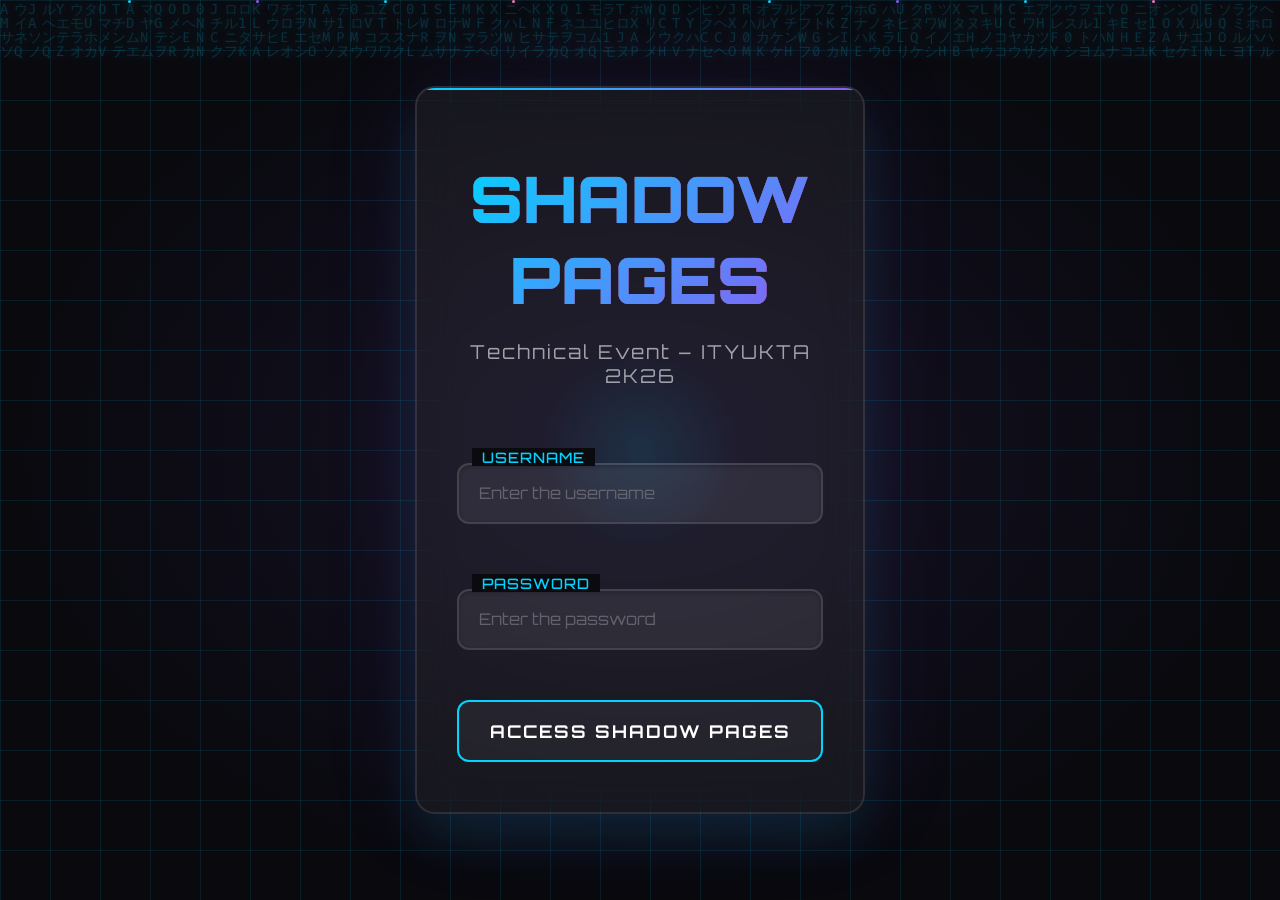
<file: index.html>
<!DOCTYPE html>
<html lang="en">

<head>
    <meta charset="UTF-8">
    <meta name="viewport" content="width=device-width, initial-scale=1.0">
    <title>Shadow Pages - ITYUKTA 2K26</title>
    <link rel="stylesheet" href="styles.css">
    <link
        href="https://fonts.googleapis.com/css2?family=Orbitron:wght@300;400;700;900&family=Fira+Code:wght@300;400;500;700&family=Inter:wght@300;400;500;600;700&display=swap"
        rel="stylesheet">
</head>

<body>
    <!-- Animated Background -->
    <div class="animated-bg">
        <canvas id="particle-canvas"></canvas>
        <canvas id="matrix-canvas"></canvas>
        <div class="bg-grid"></div>
        <div class="bg-glow"></div>
    </div>

    <!-- Page Transition Overlay -->
    <div class="page-transition" id="page-transition">
        <div class="transition-content">
            <div class="transition-logo">SHADOW PAGES</div>
            <div class="transition-loader"></div>
        </div>
    </div>

    <!-- Navigation -->
    <nav class="navbar">
        <div class="nav-container">
            <div class="nav-logo">
                <span class="logo-text">SHADOW PAGES</span>
            </div>
            <div class="nav-menu">
                <a href="#hero" class="nav-link">Home</a>
                <a href="#about" class="nav-link">About</a>
                <a href="#timeline" class="nav-link">Levels</a>
                <a href="#rules" class="nav-link">Rules</a>
                <a href="#leaderboard" class="nav-link">Leaderboard</a>
                <button class="nav-link logout-btn" onclick="logout()">Logout</button>
            </div>
        </div>
    </nav>

    <!-- Hero Section -->
    <section id="hero" class="hero-section">
        <div class="hero-content">
            <div class="glitch-container">
                <h1 class="glitch-text" data-text="SHADOW PAGES">SHADOW PAGES</h1>
            </div>
            <p class="hero-subtitle">ITYUKTA 2K26 Technical Event</p>
            <div class="welcome-message" id="welcomeMessage" style="display: none;">
                <span class="welcome-text">Welcome, <span class="participant-name-display">Participant</span>!</span>
            </div>
            <div class="typing-container">
                <p class="hero-description typing-text" id="typing-text"></p>
            </div>

            <button class="cta-button" onclick="startChallenge();">
                <span class="button-text">ENTER THE CHALLENGE</span>
                <div class="button-glow"></div>
            </button>
        </div>

        <!-- Floating Elements -->
        <div class="floating-elements">
            <div class="floating-element" style="--delay: 0s; --duration: 6s;"></div>
            <div class="floating-element" style="--delay: 2s; --duration: 8s;"></div>
            <div class="floating-element" style="--delay: 4s; --duration: 7s;"></div>
        </div>
    </section>

    <!-- About Section -->
    <section id="about" class="about-section">
        <div class="container">
            <div class="section-header">
                <h2 class="glitch-text section-title" data-text="ABOUT SHADOW PAGES">ABOUT SHADOW PAGES</h2>
                <div class="section-line"></div>
            </div>
            <div class="about-content">
                <div class="glass-card main-description">
                    <p class="description">
                        Shadow Pages is a five-level puzzle-solving competition where only the most skilled minds
                        survive.
                        Each participant must successfully resolve one layer of the challenge to gain access to the
                        next.
                        Only those who complete all five layers will qualify for the final stage.
                    </p>
                </div>
                <div class="stats-grid">
                    <div class="glass-card stat-item">
                        <div class="stat-icon">🎯</div>
                        <span class="stat-number">5</span>
                        <span class="stat-label">LEVELS</span>
                    </div>
                    <div class="glass-card stat-item">
                        <div class="stat-icon">👑</div>
                        <span class="stat-number">1</span>
                        <span class="stat-label">WINNER</span>
                    </div>
                    <div class="glass-card stat-item">
                        <div class="stat-icon">🎯</div>
                        <span class="stat-number">5</span>
                        <span class="stat-label">ATTEMPTS</span>
                    </div>
                </div>
            </div>
        </div>
    </section>

    <!-- Interactive Timeline Section -->
    <section id="timeline" class="timeline-section">
        <div class="container">
            <div class="section-header">
                <h2 class="glitch-text section-title" data-text="5-LEVEL INTERACTIVE TIMELINE">5-LEVEL INTERACTIVE
                    TIMELINE</h2>
                <div class="section-line"></div>
            </div>
            <div class="interactive-timeline">
                <div class="timeline-track"></div>
                <div class="timeline-item active" data-level="1">
                    <div class="timeline-marker">
                        <span class="marker-number">01</span>
                        <div class="marker-glow"></div>
                    </div>
                    <div class="glass-card timeline-content">
                        <div class="level-icon">🧩</div>
                        <h3>LOGIC PUZZLE</h3>
                        <p>Test your analytical thinking with complex logical challenges</p>
                        <div class="level-progress">
                            <div class="progress-bar"></div>
                        </div>
                    </div>
                </div>
                <div class="timeline-item" data-level="2">
                    <div class="timeline-marker">
                        <span class="marker-number">02</span>
                        <div class="marker-glow"></div>
                    </div>
                    <div class="glass-card timeline-content">
                        <div class="level-icon">🔐</div>
                        <h3>CIPHER</h3>
                        <p>Decode hidden messages using cryptographic techniques</p>
                        <div class="level-progress">
                            <div class="progress-bar"></div>
                        </div>
                    </div>
                </div>
                <div class="timeline-item" data-level="3">
                    <div class="timeline-marker">
                        <span class="marker-number">03</span>
                        <div class="marker-glow"></div>
                    </div>
                    <div class="glass-card timeline-content">
                        <div class="level-icon">💻</div>
                        <h3>CODE SNIPPET</h3>
                        <p>Debug and solve algorithmic programming challenges</p>
                        <div class="level-progress">
                            <div class="progress-bar"></div>
                        </div>
                    </div>
                </div>
                <div class="timeline-item" data-level="4">
                    <div class="timeline-marker">
                        <span class="marker-number">04</span>
                        <div class="marker-glow"></div>
                    </div>
                    <div class="glass-card timeline-content">
                        <div class="level-icon">🎭</div>
                        <h3>RIDDLE</h3>
                        <p>Think outside the box with creative problem solving</p>
                        <div class="level-progress">
                            <div class="progress-bar"></div>
                        </div>
                    </div>
                </div>
                <div class="timeline-item" data-level="5">
                    <div class="timeline-marker">
                        <span class="marker-number">05</span>
                        <div class="marker-glow"></div>
                    </div>
                    <div class="glass-card timeline-content">
                        <div class="level-icon">🧠</div>
                        <h3>FINAL BRAIN CHALLENGE</h3>
                        <p>The ultimate test combining all previous skills</p>
                        <div class="level-progress">
                            <div class="progress-bar"></div>
                        </div>
                    </div>
                </div>
            </div>
        </div>
    </section>

    <!-- Rules Section -->
    <section id="rules" class="rules-section">
        <div class="container">
            <div class="section-header">
                <h2 class="glitch-text section-title" data-text="RULES OF ENGAGEMENT">RULES OF ENGAGEMENT</h2>
                <div class="section-line"></div>
            </div>
            <div class="rules-grid">
                <div class="glass-card rule-item">
                    <div class="rule-icon">⚡</div>
                    <h3>NO SKIPPING</h3>
                    <p>Each level must be completed sequentially. No shortcuts allowed.</p>
                    <div class="rule-accent"></div>
                </div>
                <div class="glass-card rule-item">
                    <div class="rule-icon">⏱️</div>
                    <h3>TIME-BASED WINNER</h3>
                    <p>The fastest participant to complete all levels claims victory.</p>
                    <div class="rule-accent"></div>
                </div>
                <div class="glass-card rule-item">
                    <div class="rule-icon">🔒</div>
                    <h3>STRICT PROGRESSION</h3>
                    <p>Access to next level granted only upon successful completion.</p>
                    <div class="rule-accent"></div>
                </div>
            </div>
        </div>
    </section>

    <!-- Animated Level Cards Section -->
    <section id="levels" class="levels-section">
        <div class="container">
            <div class="section-header">
                <h2 class="glitch-text section-title" data-text="CHALLENGE LEVELS">CHALLENGE LEVELS</h2>
                <div class="section-line"></div>
            </div>
            <div class="levels-grid">
                <div class="glass-card level-card" data-level="1">
                    <div class="card-glow"></div>
                    <div class="level-number">01</div>
                    <div class="level-icon">🧩</div>
                    <h3>LOGIC PUZZLE</h3>
                    <p>Test your analytical thinking</p>
                    <div class="card-footer">
                        <span class="difficulty">Difficulty: Medium</span>
                        <div class="card-arrow">→</div>
                    </div>
                </div>
                <div class="glass-card level-card" data-level="2">
                    <div class="card-glow"></div>
                    <div class="level-number">02</div>
                    <div class="level-icon">🔐</div>
                    <h3>CIPHER</h3>
                    <p>Decode the hidden message</p>
                    <div class="card-footer">
                        <span class="difficulty">Difficulty: Hard</span>
                        <div class="card-arrow">→</div>
                    </div>
                </div>
                <div class="glass-card level-card" data-level="3">
                    <div class="card-glow"></div>
                    <div class="level-number">03</div>
                    <div class="level-icon">💻</div>
                    <h3>CODE SNIPPET</h3>
                    <p>Debug and solve the algorithm</p>
                    <div class="card-footer">
                        <span class="difficulty">Difficulty: Expert</span>
                        <div class="card-arrow">→</div>
                    </div>
                </div>
                <div class="glass-card level-card" data-level="4">
                    <div class="card-glow"></div>
                    <div class="level-number">04</div>
                    <div class="level-icon">🎭</div>
                    <h3>RIDDLE</h3>
                    <p>Think outside the box</p>
                    <div class="card-footer">
                        <span class="difficulty">Difficulty: Extreme</span>
                        <div class="card-arrow">→</div>
                    </div>
                </div>
                <div class="glass-card level-card" data-level="5">
                    <div class="card-glow"></div>
                    <div class="level-number">05</div>
                    <div class="level-icon">🧠</div>
                    <h3>FINAL BRAIN CHALLENGE</h3>
                    <p>The ultimate test awaits</p>
                    <div class="card-footer">
                        <span class="difficulty">Difficulty: Legendary</span>
                        <div class="card-arrow">→</div>
                    </div>
                </div>
            </div>
        </div>
    </section>

    <!-- Live Leaderboard Section -->
    <section id="leaderboard" class="leaderboard-section">
        <div class="container">
            <div class="section-header">
                <h2 class="glitch-text section-title" data-text="LIVE LEADERBOARD">LIVE LEADERBOARD</h2>
                <div class="section-line"></div>
            </div>
            <div class="leaderboard-container">
                <div class="glass-card leaderboard-card">
                    <div class="leaderboard-header">
                        <div class="rank-col">RANK</div>
                        <div class="name-col">PARTICIPANT</div>
                        <div class="level-col">LEVEL</div>
                        <div class="time-col">TIME</div>
                        <div class="status-col">STATUS</div>
                    </div>
                    <div class="leaderboard-body" id="leaderboard-body">
                        <!-- Dynamic leaderboard entries will be inserted here -->
                    </div>
                </div>
            </div>
        </div>
    </section>

    <!-- Footer -->
    <footer class="footer">
        <div class="container">
            <div class="footer-content">
                <div class="footer-brand">
                    <h3 class="glitch-text" data-text="ITYUKTA 2K26">ITYUKTA 2K26</h3>
                    <p>Technical Excellence. Innovation. Competition.</p>
                </div>
                <div class="footer-links">
                    <div class="footer-section">
                        <h4>Event</h4>
                        <a href="#about">About</a>
                        <a href="#timeline">Timeline</a>
                        <a href="#rules">Rules</a>
                    </div>
                    <div class="footer-section">
                        <h4>Connect</h4>
                        <a href="#">Discord</a>
                        <a href="#">Instagram</a>
                        <a href="#">LinkedIn</a>
                    </div>
                </div>
            </div>
            <div class="footer-bottom">
                <p>&copy; 2026 ITYUKTA. All rights reserved. | Shadow Pages Challenge</p>
                <div class="footer-glow"></div>
            </div>
        </div>
    </footer>

    <!-- Floating Particles -->
    <div class="floating-particles">
        <div class="particle"></div>
        <div class="particle"></div>
        <div class="particle"></div>
        <div class="particle"></div>
        <div class="particle"></div>
        <div class="particle"></div>
        <div class="particle"></div>
        <div class="particle"></div>
    </div>

    <script src="script-fixed.js"></script>
    <script src="leaderboard-fix.js"></script>
    
    <script>
        // Authentication check after DOM loads
        document.addEventListener('DOMContentLoaded', function() {
            const isLoggedIn = localStorage.getItem('isLoggedIn');
            const participantName = localStorage.getItem('participantName');
            
            console.log('Checking authentication:', { isLoggedIn, participantName });
            
            // If user is not logged in, redirect to login page
            if (isLoggedIn !== 'true' || !participantName) {
                console.log('User not authenticated, redirecting to login...');
                setTimeout(() => {
                    window.location.replace('login2.html');
                }, 100);
                return;
            }
            
            console.log('User authenticated:', participantName);
            
            // Show welcome message and update participant name
            const welcomeMessage = document.getElementById('welcomeMessage');
            const participantDisplays = document.querySelectorAll('.participant-name-display');
            
            if (welcomeMessage) {
                welcomeMessage.style.display = 'block';
                console.log('Welcome message displayed');
            }
            
            participantDisplays.forEach(element => {
                element.textContent = participantName;
            });
            
            // Show the main content
            document.body.style.visibility = 'visible';
            document.body.style.opacity = '1';
        });
        
        // Enhanced startChallenge function with proper authentication
        function startChallenge() {
            const isLoggedIn = localStorage.getItem('isLoggedIn');
            const participantName = localStorage.getItem('participantName');
            
            // Triple-check authentication before starting challenge
            if (isLoggedIn !== 'true' || !participantName) {
                alert('Authentication required! Redirecting to login...');
                window.location.replace('login2.html');
                return;
            }
            
            // Initialize challenge start time
            const startTime = Date.now();
            localStorage.setItem('challengeStartTime', startTime.toString());
            localStorage.setItem('challengeStatus', 'active');
            
            // Reset attempts counter for new challenge - THIS IS THE FIX
            localStorage.removeItem('totalAttempts');
            
            console.log('Starting challenge for:', participantName);
            
            // Initialize user in leaderboard
            try {
                initializeUserInLeaderboard(participantName, startTime);
                console.log('User initialized in leaderboard successfully');
            } catch (error) {
                console.error('Error initializing user in leaderboard:', error);
            }
            
            // Redirect to level 1
            window.location.href = 'level1.html';
        }
        
        // Add logout functionality
        function logout() {
            // Clear all authentication data
            localStorage.removeItem('isLoggedIn');
            localStorage.removeItem('participantName');
            localStorage.removeItem('loginTime');
            localStorage.removeItem('challengeStartTime');
            localStorage.removeItem('leaderboardData');
            localStorage.removeItem('shadowPagesLeaderboard');
            
            console.log('User logged out, clearing session data');
            alert('Logged out successfully!');
            window.location.replace('login2.html');
        }
        
        // Make functions globally available
        window.startChallenge = startChallenge;
        window.logout = logout;
    </script>
    
    <style>
        /* Initially hide content until authentication check */
        body {
            visibility: hidden;
            opacity: 0;
            transition: opacity 0.5s ease-in-out;
        }
    </style>
</body>

</html>
</file>
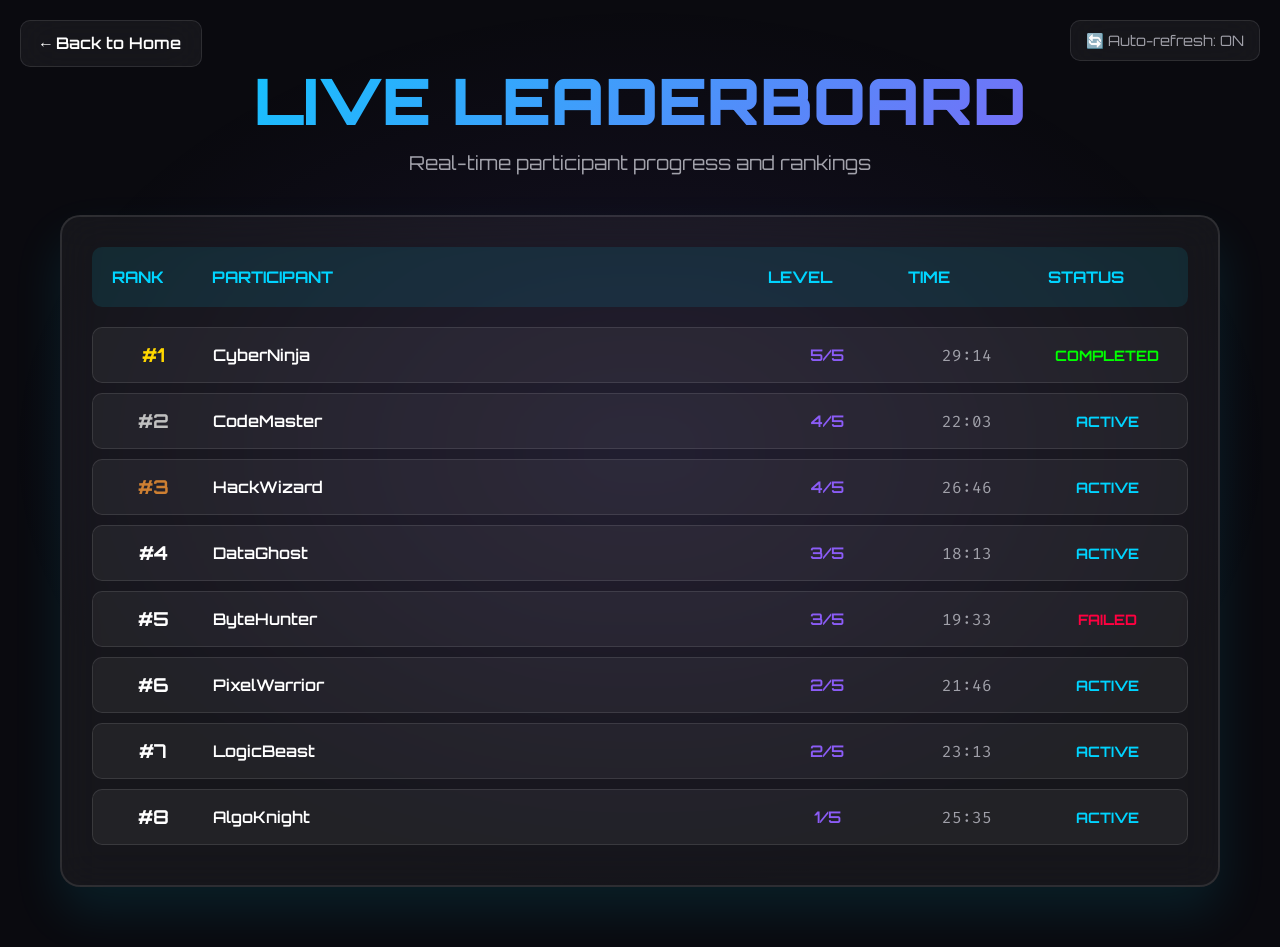
<file: leaderboard.html>
<!DOCTYPE html>
<html lang="en">
<head>
    <meta charset="UTF-8">
    <meta name="viewport" content="width=device-width, initial-scale=1.0">
    <title>Live Leaderboard - Shadow Pages</title>
    <link href="https://fonts.googleapis.com/css2?family=Orbitron:wght@300;400;700;900&family=Fira+Code:wght@300;400;500;700&display=swap" rel="stylesheet">
    <style>
        /* Reset and Base Styles */
        * {
            margin: 0;
            padding: 0;
            box-sizing: border-box;
        }

        :root {
            --primary-bg: #0a0a0f;
            --secondary-bg: #1a1a2e;
            --glass-bg: rgba(255, 255, 255, 0.05);
            --glass-border: rgba(255, 255, 255, 0.1);
            --neon-blue: #00d4ff;
            --neon-purple: #8b5cf6;
            --neon-pink: #f472b6;
            --text-primary: #ffffff;
            --text-secondary: #a1a1aa;
            --text-muted: #71717a;
            --success-color: #00ff00;
            --error-color: #ff0040;
            --gradient-primary: linear-gradient(135deg, var(--neon-blue), var(--neon-purple));
        }

        body {
            font-family: 'Orbitron', monospace;
            background: var(--primary-bg);
            color: var(--text-primary);
            min-height: 100vh;
            padding: 20px;
        }

        /* Animated Background */
        .animated-bg {
            position: fixed;
            top: 0;
            left: 0;
            width: 100%;
            height: 100%;
            z-index: -1;
            background: radial-gradient(ellipse at center, rgba(139, 92, 246, 0.1) 0%, transparent 70%);
        }

        .container {
            max-width: 1200px;
            margin: 0 auto;
            padding: 40px 20px;
        }

        .header {
            text-align: center;
            margin-bottom: 40px;
        }

        .page-title {
            font-size: clamp(2.5rem, 6vw, 4rem);
            font-weight: 900;
            background: var(--gradient-primary);
            -webkit-background-clip: text;
            -webkit-text-fill-color: transparent;
            background-clip: text;
            margin-bottom: 10px;
            animation: glow 2s ease-in-out infinite alternate;
        }

        @keyframes glow {
            0% { filter: drop-shadow(0 0 10px rgba(0, 212, 255, 0.5)); }
            100% { filter: drop-shadow(0 0 20px rgba(139, 92, 246, 0.8)); }
        }

        .page-subtitle {
            font-size: 1.2rem;
            color: var(--text-secondary);
            margin-bottom: 30px;
        }

        .back-btn {
            position: fixed;
            top: 20px;
            left: 20px;
            background: var(--glass-bg);
            border: 1px solid var(--glass-border);
            border-radius: 10px;
            color: var(--text-primary);
            padding: 12px 20px;
            text-decoration: none;
            font-family: 'Orbitron', monospace;
            font-weight: 600;
            transition: all 0.3s ease;
            backdrop-filter: blur(20px);
        }

        .back-btn:hover {
            border-color: var(--neon-blue);
            box-shadow: 0 0 20px rgba(0, 212, 255, 0.3);
            transform: translateY(-2px);
        }

        .leaderboard-container {
            background: var(--glass-bg);
            backdrop-filter: blur(20px);
            border: 2px solid var(--glass-border);
            border-radius: 20px;
            padding: 30px;
            box-shadow: 0 25px 50px rgba(0, 212, 255, 0.1);
        }

        .leaderboard-header {
            display: grid;
            grid-template-columns: 80px 1fr 120px 120px 120px;
            gap: 20px;
            padding: 20px;
            background: rgba(0, 212, 255, 0.1);
            border-radius: 10px;
            margin-bottom: 20px;
            font-weight: 700;
            font-size: 1rem;
            color: var(--neon-blue);
        }

        .leaderboard-body {
            max-height: 600px;
            overflow-y: auto;
        }

        .leaderboard-entry {
            display: grid;
            grid-template-columns: 80px 1fr 120px 120px 120px;
            gap: 20px;
            padding: 15px 20px;
            margin-bottom: 10px;
            background: var(--glass-bg);
            border: 1px solid var(--glass-border);
            border-radius: 10px;
            transition: all 0.3s ease;
            animation: slideIn 0.5s ease-out;
        }

        @keyframes slideIn {
            from {
                opacity: 0;
                transform: translateY(20px);
            }
            to {
                opacity: 1;
                transform: translateY(0);
            }
        }

        .leaderboard-entry:hover {
            border-color: var(--neon-blue);
            box-shadow: 0 5px 15px rgba(0, 212, 255, 0.2);
            transform: translateY(-2px);
        }

        .rank {
            font-weight: 700;
            font-size: 1.2rem;
            display: flex;
            align-items: center;
            justify-content: center;
        }

        .rank.first {
            color: #ffd700;
        }

        .rank.second {
            color: #c0c0c0;
        }

        .rank.third {
            color: #cd7f32;
        }

        .participant-name {
            font-weight: 600;
            display: flex;
            align-items: center;
            color: var(--text-primary);
        }

        .level-progress {
            display: flex;
            align-items: center;
            justify-content: center;
            font-weight: 600;
            color: var(--neon-purple);
        }

        .completion-time {
            display: flex;
            align-items: center;
            justify-content: center;
            font-family: 'Fira Code', monospace;
            color: var(--text-secondary);
        }

        .participant-status {
            display: flex;
            align-items: center;
            justify-content: center;
            font-weight: 700;
            font-size: 0.9rem;
            text-transform: uppercase;
        }

        .status-active {
            color: var(--neon-blue);
        }

        .status-completed {
            color: var(--success-color);
        }

        .status-failed {
            color: var(--error-color);
        }

        .new-entry {
            animation: newEntryGlow 2s ease-in-out;
        }

        @keyframes newEntryGlow {
            0%, 100% { box-shadow: 0 5px 15px rgba(0, 212, 255, 0.2); }
            50% { box-shadow: 0 5px 25px rgba(0, 212, 255, 0.5); }
        }

        .refresh-indicator {
            position: fixed;
            top: 20px;
            right: 20px;
            background: var(--glass-bg);
            border: 1px solid var(--glass-border);
            border-radius: 10px;
            padding: 10px 15px;
            font-size: 0.9rem;
            color: var(--text-secondary);
            backdrop-filter: blur(20px);
        }

        .refresh-indicator.updating {
            border-color: var(--neon-blue);
            color: var(--neon-blue);
        }

        .empty-state {
            text-align: center;
            padding: 60px 20px;
            color: var(--text-muted);
        }

        .empty-state-icon {
            font-size: 4rem;
            margin-bottom: 20px;
        }

        @media (max-width: 768px) {
            .leaderboard-header,
            .leaderboard-entry {
                grid-template-columns: 60px 1fr 80px 80px 100px;
                gap: 10px;
                padding: 10px 15px;
                font-size: 0.9rem;
            }

            .container {
                padding: 20px 10px;
            }

            .leaderboard-container {
                padding: 20px;
            }
        }
    </style>
</head>
<body>
    <div class="animated-bg"></div>
    
    <a href="index.html" class="back-btn">← Back to Home</a>
    
    <div class="refresh-indicator" id="refreshIndicator">
        🔄 Auto-refresh: ON
    </div>
    
    <div class="container">
        <div class="header">
            <h1 class="page-title">LIVE LEADERBOARD</h1>
            <p class="page-subtitle">Real-time participant progress and rankings</p>
        </div>
        
        <div class="leaderboard-container">
            <div class="leaderboard-header">
                <div>RANK</div>
                <div>PARTICIPANT</div>
                <div>LEVEL</div>
                <div>TIME</div>
                <div>STATUS</div>
            </div>
            <div class="leaderboard-body" id="leaderboardBody">
                <!-- Dynamic leaderboard entries will be inserted here -->
            </div>
        </div>
    </div>

    <script>
        class LiveLeaderboard {
            constructor() {
                this.leaderboardBody = document.getElementById('leaderboardBody');
                this.refreshIndicator = document.getElementById('refreshIndicator');
                this.participants = [];
                
                this.init();
                this.startAutoRefresh();
            }
            
            init() {
                this.loadLeaderboardData();
                this.renderLeaderboard();
            }
            
            loadLeaderboardData() {
                // Get real leaderboard data from localStorage
                const realData = JSON.parse(localStorage.getItem('leaderboardData') || '[]');
                
                // Add some demo data if no real data exists
                let demoData = [];
                if (realData.length === 0) {
                    const currentTime = Date.now();
                    demoData = [
                        { 
                            name: 'CyberNinja', 
                            level: 5, 
                            status: 'completed', 
                            timestamp: currentTime - 1000000,
                            startTime: currentTime - 1754000, // Started 29:14 ago
                            totalTime: 1754000 // 29 minutes 14 seconds total
                        },
                        { 
                            name: 'CodeMaster', 
                            level: 4, 
                            status: 'active', 
                            timestamp: currentTime - 800000,
                            startTime: currentTime - 1322000, // Started 22:02 ago
                            totalTime: 1322000 // 22 minutes 2 seconds total
                        },
                        { 
                            name: 'HackWizard', 
                            level: 4, 
                            status: 'active', 
                            timestamp: currentTime - 700000,
                            startTime: currentTime - 1605000, // Started 26:45 ago
                            totalTime: 1605000 // 26 minutes 45 seconds total
                        },
                        { 
                            name: 'DataGhost', 
                            level: 3, 
                            status: 'active', 
                            timestamp: currentTime - 600000,
                            startTime: currentTime - 1092000, // Started 18:12 ago
                            totalTime: 1092000 // 18 minutes 12 seconds total
                        },
                        { 
                            name: 'ByteHunter', 
                            level: 3, 
                            status: 'failed', 
                            timestamp: currentTime - 500000,
                            startTime: currentTime - 1173000, // Started 19:33 ago
                            totalTime: 1173000 // 19 minutes 33 seconds total
                        },
                        { 
                            name: 'PixelWarrior', 
                            level: 2, 
                            status: 'active', 
                            timestamp: currentTime - 400000,
                            startTime: currentTime - 1305000, // Started 21:45 ago
                            totalTime: 1305000 // 21 minutes 45 seconds total
                        },
                        { 
                            name: 'LogicBeast', 
                            level: 2, 
                            status: 'active', 
                            timestamp: currentTime - 300000,
                            startTime: currentTime - 1392000, // Started 23:12 ago
                            totalTime: 1392000 // 23 minutes 12 seconds total
                        },
                        { 
                            name: 'AlgoKnight', 
                            level: 1, 
                            status: 'active', 
                            timestamp: currentTime - 200000,
                            startTime: currentTime - 1534000, // Started 25:34 ago
                            totalTime: 1534000 // 25 minutes 34 seconds total
                        }
                    ];
                }
                
                // Combine real and demo data, prioritizing real data
                this.participants = [...realData, ...demoData];
                
                // Remove duplicates (prioritize real data)
                const uniqueParticipants = [];
                const seenNames = new Set();
                
                for (const participant of this.participants) {
                    if (!seenNames.has(participant.name)) {
                        // Ensure every participant has proper timing data
                        const currentTime = Date.now();
                        
                        // Fix missing or invalid startTime
                        if (!participant.startTime || participant.startTime <= 0) {
                            // If no startTime, estimate based on totalTime or use current time
                            if (participant.totalTime && participant.totalTime > 0) {
                                participant.startTime = currentTime - participant.totalTime;
                            } else {
                                participant.startTime = currentTime - 60000; // Default to 1 minute ago
                            }
                        }
                        
                        // Calculate current elapsed time for each participant
                        let elapsedTime;
                        if (participant.status === 'completed' && participant.totalTime) {
                            // For completed participants, use their final completion time
                            elapsedTime = participant.totalTime;
                        } else if (participant.status === 'failed' && participant.totalTime) {
                            // For failed participants, use time when they failed
                            elapsedTime = participant.totalTime;
                        } else {
                            // For active participants, calculate current elapsed time
                            elapsedTime = currentTime - participant.startTime;
                        }
                        
                        // Ensure elapsedTime is never negative or zero
                        if (elapsedTime <= 0) {
                            elapsedTime = 60000; // Default to 1 minute
                        }
                        
                        // Fix level progress display based on status
                        if (participant.status === 'completed') {
                            // If completed, they finished all 5 levels
                            participant.levelProgress = '5/5';
                        } else if (participant.status === 'failed') {
                            // If failed, show the level they were on when they failed
                            participant.levelProgress = `${participant.level}/5`;
                        } else if (participant.status === 'active') {
                            // If active, show current level they're working on
                            participant.levelProgress = `${participant.level}/5`;
                        } else {
                            // Default fallback
                            participant.levelProgress = `${participant.level || 1}/5`;
                        }
                        
                        // Format time as MM:SS
                        participant.time = this.formatElapsedTime(elapsedTime);
                        participant.elapsedTime = elapsedTime;
                        participant.totalTime = elapsedTime; // Update totalTime for consistency
                        
                        uniqueParticipants.push(participant);
                        seenNames.add(participant.name);
                    }
                }
                
                this.participants = uniqueParticipants;
                
                // Sort by completion status and progress
                this.participants.sort((a, b) => {
                    // Completed participants first
                    if (a.status === 'completed' && b.status !== 'completed') return -1;
                    if (a.status !== 'completed' && b.status === 'completed') return 1;
                    
                    // Among completed participants, sort by completion time (fastest first)
                    if (a.status === 'completed' && b.status === 'completed') {
                        return (a.totalTime || a.elapsedTime) - (b.totalTime || b.elapsedTime);
                    }
                    
                    // Among non-completed, sort by level progress (highest level first)
                    if (a.level !== b.level) return b.level - a.level;
                    
                    // If same level, sort by elapsed time (fastest first)
                    return (a.elapsedTime || 0) - (b.elapsedTime || 0);
                });
            }
            
            formatElapsedTime(milliseconds) {
                const totalSeconds = Math.floor(milliseconds / 1000);
                const minutes = Math.floor(totalSeconds / 60);
                const seconds = totalSeconds % 60;
                
                // Always show MM:SS format for consistency
                return `${minutes.toString().padStart(2, '0')}:${seconds.toString().padStart(2, '0')}`;
            }
            
            renderLeaderboard() {
                if (!this.leaderboardBody) return;
                
                if (this.participants.length === 0) {
                    this.leaderboardBody.innerHTML = `
                        <div class="empty-state">
                            <div class="empty-state-icon">🏆</div>
                            <h3>No participants yet</h3>
                            <p>Be the first to take on the Shadow Pages challenge!</p>
                        </div>
                    `;
                    return;
                }
                
                this.leaderboardBody.innerHTML = '';
                
                this.participants.forEach((participant, index) => {
                    const entry = document.createElement('div');
                    entry.className = 'leaderboard-entry';
                    entry.style.animationDelay = `${index * 0.1}s`;
                    
                    // Add new entry animation for recently added participants
                    if (participant.isNew) {
                        entry.classList.add('new-entry');
                        setTimeout(() => {
                            entry.classList.remove('new-entry');
                            participant.isNew = false;
                        }, 2000);
                    }
                    
                    const rankClass = index === 0 ? 'first' : index === 1 ? 'second' : index === 2 ? 'third' : '';
                    const statusClass = `status-${participant.status}`;
                    
                    entry.innerHTML = `
                        <div class="rank ${rankClass}">#${index + 1}</div>
                        <div class="participant-name">${participant.name}</div>
                        <div class="level-progress">${participant.levelProgress}</div>
                        <div class="completion-time">${participant.time}</div>
                        <div class="participant-status ${statusClass}">
                            ${participant.status.toUpperCase()}
                        </div>
                    `;
                    
                    this.leaderboardBody.appendChild(entry);
                });
            }
            
            startAutoRefresh() {
                // Update timer display every second for real-time elapsed time
                setInterval(() => {
                    this.updateTimerDisplay();
                }, 1000);
                
                // Refresh data every 5 seconds
                setInterval(() => {
                    this.refreshIndicator.classList.add('updating');
                    
                    const previousCount = this.participants.length;
                    this.loadLeaderboardData();
                    
                    // Mark new entries
                    if (this.participants.length > previousCount) {
                        const newEntries = this.participants.slice(0, this.participants.length - previousCount);
                        newEntries.forEach(entry => entry.isNew = true);
                    }
                    
                    this.renderLeaderboard();
                    
                    setTimeout(() => {
                        this.refreshIndicator.classList.remove('updating');
                    }, 500);
                }, 5000); // Refresh data every 5 seconds
            }
            
            updateTimerDisplay() {
                // Update elapsed time for all participants without full re-render
                const timeElements = document.querySelectorAll('.completion-time');
                const currentTime = Date.now();
                
                timeElements.forEach((element, index) => {
                    const participant = this.participants[index];
                    if (participant && participant.startTime) {
                        // Update timer for active participants (not completed or failed)
                        if (participant.status === 'active') {
                            const elapsedTime = currentTime - participant.startTime;
                            const formattedTime = this.formatElapsedTime(elapsedTime);
                            element.textContent = formattedTime;
                            
                            // Also update the participant object for consistency
                            participant.time = formattedTime;
                            participant.elapsedTime = elapsedTime;
                        }
                        // For completed participants, show their final completion time
                        else if (participant.status === 'completed' && participant.totalTime) {
                            element.textContent = this.formatElapsedTime(participant.totalTime);
                        }
                        // For failed participants, show time when they failed
                        else if (participant.status === 'failed' && participant.totalTime) {
                            element.textContent = this.formatElapsedTime(participant.totalTime);
                        }
                    }
                });
            }
        }
        
        // Initialize leaderboard when page loads
        document.addEventListener('DOMContentLoaded', () => {
            new LiveLeaderboard();
        });
    </script>
</body>
</html>
</file>
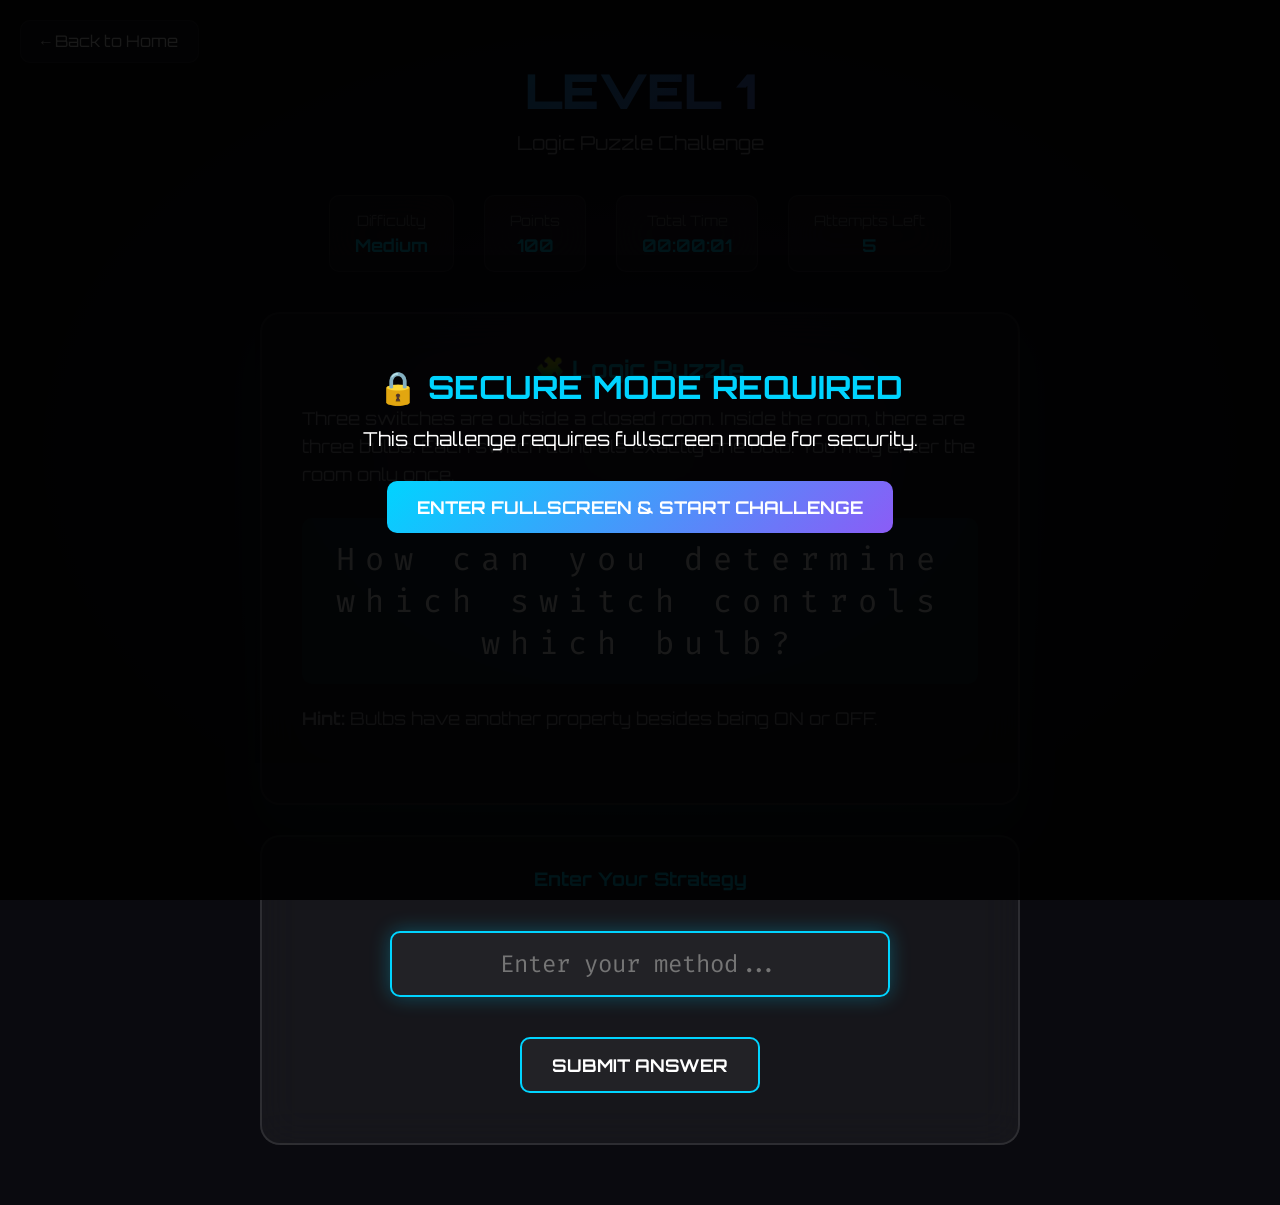
<file: level1.html>
<!DOCTYPE html>
<html lang="en">
<head>
    <meta charset="UTF-8">
    <meta name="viewport" content="width=device-width, initial-scale=1.0">
    <title>Level 1 - Logic Puzzle | Shadow Pages</title>
    <link href="https://fonts.googleapis.com/css2?family=Orbitron:wght@300;400;700;900&family=Fira+Code:wght@300;400;500;700&display=swap" rel="stylesheet">
    <style>
        /* Reset and Base Styles */
        * {
            margin: 0;
            padding: 0;
            box-sizing: border-box;
        }

        :root {
            --primary-bg: #0a0a0f;
            --secondary-bg: #1a1a2e;
            --glass-bg: rgba(255, 255, 255, 0.05);
            --glass-border: rgba(255, 255, 255, 0.1);
            --neon-blue: #00d4ff;
            --neon-purple: #8b5cf6;
            --neon-pink: #f472b6;
            --text-primary: #ffffff;
            --text-secondary: #a1a1aa;
            --text-muted: #71717a;
            --success-color: #00ff00;
            --gradient-primary: linear-gradient(135deg, var(--neon-blue), var(--neon-purple));
        }

        body {
            font-family: 'Orbitron', monospace;
            background: var(--primary-bg);
            color: var(--text-primary);
            min-height: 100vh;
            padding: 20px;
        }

        /* Animated Background */
        .animated-bg {
            position: fixed;
            top: 0;
            left: 0;
            width: 100%;
            height: 100%;
            z-index: -1;
            background: radial-gradient(ellipse at center, rgba(139, 92, 246, 0.1) 0%, transparent 70%);
        }

        .container {
            max-width: 800px;
            margin: 0 auto;
            padding: 40px 20px;
        }

        .level-header {
            text-align: center;
            margin-bottom: 40px;
        }

        .level-title {
            font-size: clamp(2rem, 5vw, 3rem);
            font-weight: 900;
            background: var(--gradient-primary);
            -webkit-background-clip: text;
            -webkit-text-fill-color: transparent;
            background-clip: text;
            margin-bottom: 10px;
        }

        .level-subtitle {
            font-size: 1.2rem;
            color: var(--text-secondary);
            margin-bottom: 20px;
        }

        .level-info {
            display: flex;
            justify-content: center;
            gap: 30px;
            margin-bottom: 40px;
            flex-wrap: wrap;
        }

        .info-item {
            background: var(--glass-bg);
            backdrop-filter: blur(20px);
            border: 1px solid var(--glass-border);
            border-radius: 10px;
            padding: 15px 25px;
            text-align: center;
        }

        .info-label {
            font-size: 0.9rem;
            color: var(--text-muted);
            margin-bottom: 5px;
        }

        .info-value {
            font-size: 1.1rem;
            color: var(--neon-blue);
            font-weight: 700;
        }

        .question-container {
            background: var(--glass-bg);
            backdrop-filter: blur(20px);
            border: 2px solid var(--glass-border);
            border-radius: 20px;
            padding: 40px;
            margin-bottom: 30px;
            box-shadow: 0 25px 50px rgba(0, 212, 255, 0.1);
        }

        .question-title {
            font-size: 1.5rem;
            color: var(--neon-blue);
            margin-bottom: 20px;
            text-align: center;
        }

        .question-text {
            font-size: 1.1rem;
            line-height: 1.6;
            margin-bottom: 30px;
            color: var(--text-secondary);
        }

        .sequence {
            font-family: 'Fira Code', monospace;
            font-size: 2rem;
            text-align: center;
            color: var(--text-primary);
            background: rgba(0, 212, 255, 0.1);
            padding: 20px;
            border-radius: 10px;
            margin: 20px 0;
            letter-spacing: 10px;
        }

        .answer-section {
            background: var(--glass-bg);
            backdrop-filter: blur(20px);
            border: 2px solid var(--glass-border);
            border-radius: 20px;
            padding: 30px;
            text-align: center;
        }

        .answer-input {
            width: 200px;
            padding: 15px 20px;
            background: rgba(255, 255, 255, 0.05);
            border: 2px solid var(--glass-border);
            border-radius: 10px;
            color: var(--text-primary);
            font-size: 1.5rem;
            font-family: 'Fira Code', monospace;
            text-align: center;
            margin: 20px 10px;
            transition: all 0.3s ease;
        }

        .answer-input:focus {
            outline: none;
            border-color: var(--neon-blue);
            box-shadow: 0 0 20px rgba(0, 212, 255, 0.3);
        }

        .submit-btn {
            background: var(--glass-bg);
            border: 2px solid var(--neon-blue);
            border-radius: 10px;
            color: var(--text-primary);
            font-size: 1.1rem;
            font-weight: 700;
            font-family: 'Orbitron', monospace;
            padding: 15px 30px;
            cursor: pointer;
            transition: all 0.3s ease;
            text-transform: uppercase;
            margin: 20px 10px;
        }

        .submit-btn:hover {
            border-color: var(--neon-purple);
            box-shadow: 0 0 30px rgba(0, 212, 255, 0.5);
            transform: translateY(-2px);
        }

        .result-message {
            margin-top: 20px;
            padding: 15px;
            border-radius: 10px;
            font-weight: 600;
            display: none;
        }

        .result-message.success {
            background: rgba(0, 255, 0, 0.1);
            border: 1px solid var(--success-color);
            color: var(--success-color);
        }

        .result-message.error {
            background: rgba(255, 0, 64, 0.1);
            border: 1px solid #ff0040;
            color: #ff0040;
        }

        .back-btn {
            position: fixed;
            top: 20px;
            left: 20px;
            background: var(--glass-bg);
            border: 1px solid var(--glass-border);
            border-radius: 10px;
            color: var(--text-primary);
            padding: 10px 20px;
            text-decoration: none;
            font-family: 'Orbitron', monospace;
            transition: all 0.3s ease;
        }

        .back-btn:hover {
            border-color: var(--neon-blue);
            box-shadow: 0 0 20px rgba(0, 212, 255, 0.3);
        }

        @media (max-width: 768px) {
            .container {
                padding: 20px 10px;
            }
            
            .question-container, .answer-section {
                padding: 20px;
            }
            
            .level-info {
                gap: 15px;
            }
            
            .sequence {
                font-size: 1.5rem;
                letter-spacing: 5px;
            }
        }
    </style>
</head>
<body>
    <div class="animated-bg"></div>
    
    <a href="index.html" class="back-btn">← Back to Home</a>
    
    <div class="container">
        <div class="level-header">
            <h1 class="level-title">LEVEL 1</h1>
            <p class="level-subtitle">Logic Puzzle Challenge</p>
        </div>
        
        <div class="level-info">
            <div class="info-item">
                <div class="info-label">Difficulty</div>
                <div class="info-value">Medium</div>
            </div>
            <div class="info-item">
                <div class="info-label">Points</div>
                <div class="info-value">100</div>
            </div>
            <div class="info-item">
                <div class="info-label">Total Time</div>
                <div class="info-value" id="totalTimer">00:00:00</div>
            </div>
            <div class="info-item">
                <div class="info-label">Attempts Left</div>
                <div class="info-value" id="attemptsLeft">5</div>
            </div>
        </div>
        
        <div class="question-container">
            <h2 class="question-title">🧩 Logic Puzzle</h2>
            <p class="question-text">
                Three switches are outside a closed room. Inside the room, there are three bulbs. Each switch controls exactly one bulb. You may enter the room only once.
            </p>
            
            <div class="sequence">
                How can you determine which switch controls which bulb?
            </div>
            
            <p class="question-text">
                <strong>Hint:</strong> Bulbs have another property besides being ON or OFF.
            </p>
        </div>
        
        <div class="answer-section">
            <h3 style="color: var(--neon-blue); margin-bottom: 20px;">Enter Your Strategy</h3>
            <div>
                <input type="text" class="answer-input" id="answer" placeholder="Enter your method..." maxlength="100" style="width: 100%; max-width: 500px;" autocomplete="off" autocapitalize="off" autocorrect="off" spellcheck="false">
            </div>
            <button class="submit-btn" onclick="checkAnswer()">Submit Answer</button>
            <div class="result-message" id="resultMessage"></div>
        </div>
    </div>

    <script>
        // Correct answer: Turn on first switch for a few minutes, then turn it off. Turn on second switch and leave it on. Enter room.
        // The bulb that's on = second switch, the bulb that's off but warm = first switch, the bulb that's off and cool = third switch
        
        function checkAnswer() {
            const answer = document.getElementById('answer').value.trim().toLowerCase();
            const resultMessage = document.getElementById('resultMessage');
            
            if (!answer) {
                showResult('Please enter your strategy!', 'error');
                return;
            }
            
            // Check global attempt limit across all levels
            let totalAttempts = parseInt(localStorage.getItem('totalAttempts') || '0');
            if (totalAttempts >= 5) {
                showResult('❌ Game Over! You have exceeded the maximum of 5 attempts across all levels.', 'error');
                setTimeout(() => {
                    alert('Challenge failed! You used all 5 attempts across all levels. Redirecting to home page.');
                    localStorage.removeItem('totalAttempts');
                    localStorage.removeItem('challengeStartTime');
                    window.location.href = 'index.html';
                }, 2000);
                return;
            }
            
            // Check for correct answer - primary answer: "Use the heat of the bulb"
            const normalizedAnswer = answer.replace(/[^\w\s]/g, '').replace(/\s+/g, ' ').toLowerCase().trim();
            
            // Accept variations of the correct answer
            const isCorrect = 
                normalizedAnswer.includes('use') && normalizedAnswer.includes('heat') ||
                normalizedAnswer.includes('heat') && normalizedAnswer.includes('bulb') ||
                normalizedAnswer.includes('use heat of the bulb') ||
                normalizedAnswer.includes('use the heat') ||
                normalizedAnswer.includes('heat of bulb') ||
                normalizedAnswer.includes('temperature') ||
                normalizedAnswer.includes('warm') ||
                normalizedAnswer.includes('hot');
            
            if (isCorrect) {
                // Disable tab monitoring since challenge is completed
                challengeCompleted = true;
                
                // Update user progress in leaderboard
                updateUserProgress(1, 'completed');
                
                showResult('🎉 Correct! You use heat to identify the switches. Proceeding to Level 2...', 'success');
                
                // Automatically proceed to level 2 after 2 seconds
                setTimeout(() => {
                    window.location.href = 'level2.html';
                }, 2000);
            } else {
                // Increment global attempt counter
                totalAttempts++;
                localStorage.setItem('totalAttempts', totalAttempts.toString());
                const remaining = 5 - totalAttempts;
                
                if (remaining > 0) {
                    showResult(`❌ Incorrect. Think about what properties bulbs have besides being on/off. ${remaining} attempts remaining across all levels!`, 'error');
                    updateAttemptsDisplay();
                } else {
                    // Show correct answer when limit exceeded
                    showResult('❌ Game Over! You have used all 5 attempts across all levels. The correct strategy: Turn on first switch for a few minutes, then turn it off. Turn on second switch and enter room. The bulb that\'s on = second switch, warm but off = first switch, cool and off = third switch.', 'error');
                    
                    // Update user status to failed and set challenge status
                    updateUserProgress(1, 'failed');
                    localStorage.setItem('challengeStatus', 'failed');
                    
                    // Disable input and button
                    document.getElementById('answer').disabled = true;
                    document.querySelector('.submit-btn').disabled = true;
                    document.querySelector('.submit-btn').style.opacity = '0.5';
                    document.querySelector('.submit-btn').style.cursor = 'not-allowed';
                    
                    setTimeout(() => {
                        alert('Challenge failed! You used all 5 attempts across all levels. The correct strategy was to use heat from the bulbs to identify the switches. Redirecting to home page.');
                        localStorage.removeItem('totalAttempts');
                        localStorage.removeItem('challengeStartTime');
                        window.location.href = 'index.html';
                    }, 5000);
                }
            }
        }
        
        // Function to update user progress in leaderboard
        function updateUserProgress(level, status) {
            // Get participant name
            const participantName = localStorage.getItem('participantName') || 'Anonymous';
            
            // Get challenge start time
            const challengeStartTime = parseInt(localStorage.getItem('challengeStartTime'));
            if (!challengeStartTime) {
                console.error('No challenge start time found');
                return;
            }
            
            const currentTime = Date.now();
            
            // Get existing leaderboard data
            let leaderboardData = JSON.parse(localStorage.getItem('leaderboardData') || '[]');
            
            // Find existing user entry
            let userEntry = leaderboardData.find(entry => entry.name === participantName);
            
            if (!userEntry) {
                // Create new entry
                userEntry = {
                    name: participantName,
                    level: 1,
                    status: 'active',
                    startTime: challengeStartTime,
                    timestamp: currentTime,
                    completedLevel: 0
                };
                leaderboardData.push(userEntry);
            }
            
            // Update user data based on status
            if (status === 'completed') {
                // User completed this level, move to next level
                userEntry.completedLevel = level;
                userEntry.level = level + 1; // Next level they'll work on
                userEntry.status = level === 5 ? 'completed' : 'active'; // If completed level 5, mark as finished
                userEntry.timestamp = currentTime;
                
                // If completed all 5 levels, record finish time
                if (level === 5) {
                    userEntry.finishTime = currentTime;
                    userEntry.totalTime = currentTime - challengeStartTime;
                }
            } else if (status === 'failed') {
                // User failed/lost the challenge
                userEntry.status = 'failed';
                userEntry.timestamp = currentTime;
                userEntry.totalTime = currentTime - challengeStartTime;
            } else if (status === 'active') {
                // User is actively working on this level
                userEntry.level = level;
                userEntry.status = 'active';
                userEntry.timestamp = currentTime;
            }
            
            // Update the leaderboard data
            const existingIndex = leaderboardData.findIndex(entry => entry.name === participantName);
            if (existingIndex !== -1) {
                leaderboardData[existingIndex] = userEntry;
            }
            
            // Save updated leaderboard
            localStorage.setItem('leaderboardData', JSON.stringify(leaderboardData));
            
            console.log(`Updated user progress: ${participantName} - Level ${level} - Status: ${status}`);
        }
        
        function showResult(message, type) {
            const resultMessage = document.getElementById('resultMessage');
            resultMessage.textContent = message;
            resultMessage.className = `result-message ${type}`;
            resultMessage.style.display = 'block';
            
            setTimeout(() => {
                if (type === 'error') {
                    resultMessage.style.display = 'none';
                }
            }, 3000);
        }
        
        // Allow Enter key to submit
        document.addEventListener('keypress', (e) => {
            if (e.key === 'Enter') {
                checkAnswer();
            }
        });
        
        // Timer functionality
        let startTime = null;
        let timerInterval = null;
        
        function initializeTimer() {
            // Check if challenge has already started
            const challengeStartTime = localStorage.getItem('challengeStartTime');
            
            if (!challengeStartTime) {
                // First time starting the challenge
                startTime = new Date().getTime();
                localStorage.setItem('challengeStartTime', startTime);
            } else {
                // Challenge already started, use existing start time
                startTime = parseInt(challengeStartTime);
            }
            
            // Start the timer display
            updateTimer();
            timerInterval = setInterval(updateTimer, 1000);
        }
        
        function updateTimer() {
            const currentTime = new Date().getTime();
            const elapsedTime = currentTime - startTime;
            
            const hours = Math.floor(elapsedTime / (1000 * 60 * 60));
            const minutes = Math.floor((elapsedTime % (1000 * 60 * 60)) / (1000 * 60));
            const seconds = Math.floor((elapsedTime % (1000 * 60)) / 1000);
            
            const formattedTime = 
                String(hours).padStart(2, '0') + ':' +
                String(minutes).padStart(2, '0') + ':' +
                String(seconds).padStart(2, '0');
            
            document.getElementById('totalTimer').textContent = formattedTime;
        }
        
        // Update attempts display
        function updateAttemptsDisplay() {
            const attempts = parseInt(localStorage.getItem('totalAttempts') || '0');
            const remaining = 5 - attempts;
            document.getElementById('attemptsLeft').textContent = remaining;
            if (remaining <= 2) {
                document.getElementById('attemptsLeft').style.color = '#ff0040';
            }
        }
        
        // Fullscreen and tab monitoring
        let challengeCompleted = false; // Flag to disable monitoring when challenge is completed
        
        function enterFullscreen() {
            const elem = document.documentElement;
            if (elem.requestFullscreen) {
                elem.requestFullscreen();
            } else if (elem.webkitRequestFullscreen) {
                elem.webkitRequestFullscreen();
            } else if (elem.msRequestFullscreen) {
                elem.msRequestFullscreen();
            }
        }

        // Monitor tab switching and visibility - IMMEDIATE TERMINATION
        document.addEventListener('visibilitychange', () => {
            if (document.hidden && !challengeCompleted) {
                // Stop the timer
                clearInterval(window.timerInterval);
                
                // Get elapsed time
                const startTime = parseInt(localStorage.getItem('challengeStartTime'));
                const elapsedTime = Math.floor((Date.now() - startTime) / 1000);
                const minutes = Math.floor(elapsedTime / 60);
                const seconds = elapsedTime % 60;
                
                // Show correct answer
                const correctAnswer = 'Use the heat of the bulb';
                
                alert(`⚠️ CHALLENGE TERMINATED!\n\nYou switched tabs/browsers during the challenge.\n\nCorrect Answer for Level 1:\n${correctAnswer}\n\nYour Time: ${minutes}m ${seconds}s\n\nRedirecting to home page...`);
                
                // Update user status to failed
                updateUserProgress(1, 'failed');
                localStorage.setItem('challengeStatus', 'failed');
                localStorage.removeItem('totalAttempts');
                localStorage.removeItem('tabSwitchCount');
                
                // Redirect to home page
                window.location.href = 'index.html';
            }
        });

        // Prevent right-click and common shortcuts
        document.addEventListener('contextmenu', (e) => e.preventDefault());
        document.addEventListener('keydown', (e) => {
            // Prevent F12, Ctrl+Shift+I, Ctrl+Shift+J, Ctrl+U, and ESC
            if (e.key === 'F12' || 
                (e.ctrlKey && e.shiftKey && (e.key === 'I' || e.key === 'J')) ||
                (e.ctrlKey && e.key === 'u') ||
                e.key === 'Escape') {
                e.preventDefault();
                if (e.key === 'Escape') {
                    alert('Fullscreen mode is locked during the challenge for security.');
                    // Force back to fullscreen if user somehow exits
                    setTimeout(() => {
                        if (!document.fullscreenElement) {
                            enterFullscreen();
                        }
                    }, 100);
                } else {
                    alert('Developer tools are disabled during the challenge.');
                }
            }
        });

        // Auto-focus first input and initialize timer
        document.addEventListener('DOMContentLoaded', () => {
            document.getElementById('answer').focus();
            initializeTimer();
            updateAttemptsDisplay();
            initializeUserTracking();
            
            // Show fullscreen prompt and enter fullscreen on any user interaction
            showFullscreenPrompt();
        });

        // Show fullscreen prompt and handle user interaction
        function showFullscreenPrompt() {
            // Create fullscreen overlay
            const overlay = document.createElement('div');
            overlay.style.cssText = `
                position: fixed;
                top: 0;
                left: 0;
                width: 100%;
                height: 100%;
                background: rgba(0, 0, 0, 0.9);
                display: flex;
                align-items: center;
                justify-content: center;
                z-index: 10000;
                color: white;
                font-family: 'Orbitron', monospace;
            `;
            
            overlay.innerHTML = `
                <div style="text-align: center; padding: 40px;">
                    <h2 style="color: #00d4ff; margin-bottom: 20px; font-size: 2rem;">🔒 SECURE MODE REQUIRED</h2>
                    <p style="margin-bottom: 30px; font-size: 1.2rem;">This challenge requires fullscreen mode for security.</p>
                    <button id="enterFullscreenBtn" style="
                        padding: 15px 30px;
                        background: linear-gradient(135deg, #00d4ff, #8b5cf6);
                        border: none;
                        border-radius: 10px;
                        color: white;
                        font-size: 1.1rem;
                        font-weight: bold;
                        cursor: pointer;
                        font-family: 'Orbitron', monospace;
                    ">ENTER FULLSCREEN & START CHALLENGE</button>
                </div>
            `;
            
            document.body.appendChild(overlay);
            
            // Handle fullscreen button click
            document.getElementById('enterFullscreenBtn').addEventListener('click', () => {
                enterFullscreen();
                document.body.removeChild(overlay);
            });
        }

        // Re-enter fullscreen if user exits - AGGRESSIVE MODE
        document.addEventListener('fullscreenchange', () => {
            if (!document.fullscreenElement && !challengeCompleted) {
                // Immediately re-enter fullscreen without alert
                setTimeout(() => {
                    enterFullscreen();
                }, 50);
            }
        });
        
        // Initialize user tracking when starting the challenge
        function initializeUserTracking() {
            // Get or create participant name
            let participantName = localStorage.getItem('participantName');
            if (!participantName) {
                participantName = prompt('Welcome to Shadow Pages! Enter your name for the leaderboard:') || 'Anonymous';
                localStorage.setItem('participantName', participantName);
            }
            
            // Initialize user in leaderboard with level 1 active status
            updateUserProgress(1, 'active');
        }
    </script>
</body>
</html>
</file>
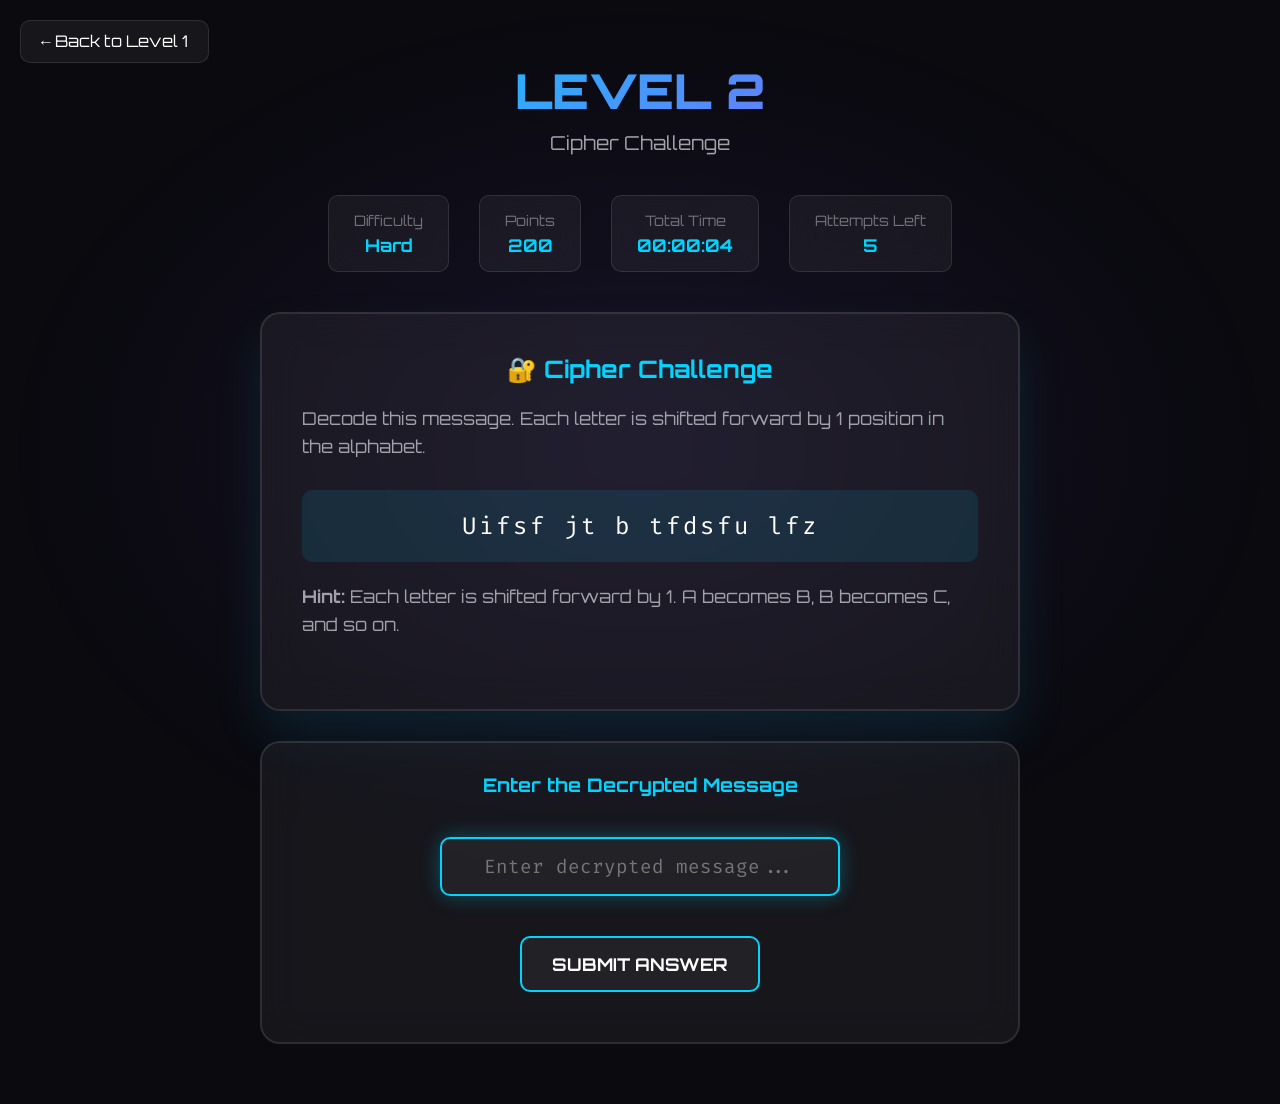
<file: level2.html>
<!DOCTYPE html>
<html lang="en">
<head>
    <meta charset="UTF-8">
    <meta name="viewport" content="width=device-width, initial-scale=1.0">
    <title>Level 2 - Cipher Challenge | Shadow Pages</title>
    <link href="https://fonts.googleapis.com/css2?family=Orbitron:wght@300;400;700;900&family=Fira+Code:wght@300;400;500;700&display=swap" rel="stylesheet">
    <style>
        /* Reset and Base Styles */
        * {
            margin: 0;
            padding: 0;
            box-sizing: border-box;
        }

        :root {
            --primary-bg: #0a0a0f;
            --secondary-bg: #1a1a2e;
            --glass-bg: rgba(255, 255, 255, 0.05);
            --glass-border: rgba(255, 255, 255, 0.1);
            --neon-blue: #00d4ff;
            --neon-purple: #8b5cf6;
            --neon-pink: #f472b6;
            --text-primary: #ffffff;
            --text-secondary: #a1a1aa;
            --text-muted: #71717a;
            --success-color: #00ff00;
            --gradient-primary: linear-gradient(135deg, var(--neon-blue), var(--neon-purple));
        }

        body {
            font-family: 'Orbitron', monospace;
            background: var(--primary-bg);
            color: var(--text-primary);
            min-height: 100vh;
            padding: 20px;
        }

        /* Animated Background */
        .animated-bg {
            position: fixed;
            top: 0;
            left: 0;
            width: 100%;
            height: 100%;
            z-index: -1;
            background: radial-gradient(ellipse at center, rgba(139, 92, 246, 0.1) 0%, transparent 70%);
        }

        .container {
            max-width: 800px;
            margin: 0 auto;
            padding: 40px 20px;
        }

        .level-header {
            text-align: center;
            margin-bottom: 40px;
        }

        .level-title {
            font-size: clamp(2rem, 5vw, 3rem);
            font-weight: 900;
            background: var(--gradient-primary);
            -webkit-background-clip: text;
            -webkit-text-fill-color: transparent;
            background-clip: text;
            margin-bottom: 10px;
        }

        .level-subtitle {
            font-size: 1.2rem;
            color: var(--text-secondary);
            margin-bottom: 20px;
        }

        .level-info {
            display: flex;
            justify-content: center;
            gap: 30px;
            margin-bottom: 40px;
            flex-wrap: wrap;
        }

        .info-item {
            background: var(--glass-bg);
            backdrop-filter: blur(20px);
            border: 1px solid var(--glass-border);
            border-radius: 10px;
            padding: 15px 25px;
            text-align: center;
        }

        .info-label {
            font-size: 0.9rem;
            color: var(--text-muted);
            margin-bottom: 5px;
        }

        .info-value {
            font-size: 1.1rem;
            color: var(--neon-blue);
            font-weight: 700;
        }

        .question-container {
            background: var(--glass-bg);
            backdrop-filter: blur(20px);
            border: 2px solid var(--glass-border);
            border-radius: 20px;
            padding: 40px;
            margin-bottom: 30px;
            box-shadow: 0 25px 50px rgba(0, 212, 255, 0.1);
        }

        .question-title {
            font-size: 1.5rem;
            color: var(--neon-blue);
            margin-bottom: 20px;
            text-align: center;
        }

        .question-text {
            font-size: 1.1rem;
            line-height: 1.6;
            margin-bottom: 30px;
            color: var(--text-secondary);
        }

        .cipher-text {
            font-family: 'Fira Code', monospace;
            font-size: 1.5rem;
            text-align: center;
            color: var(--text-primary);
            background: rgba(0, 212, 255, 0.1);
            padding: 20px;
            border-radius: 10px;
            margin: 20px 0;
            letter-spacing: 3px;
            word-break: break-all;
        }

        .answer-section {
            background: var(--glass-bg);
            backdrop-filter: blur(20px);
            border: 2px solid var(--glass-border);
            border-radius: 20px;
            padding: 30px;
            text-align: center;
        }

        .answer-input {
            width: 100%;
            max-width: 400px;
            padding: 15px 20px;
            background: rgba(255, 255, 255, 0.05);
            border: 2px solid var(--glass-border);
            border-radius: 10px;
            color: var(--text-primary);
            font-size: 1.2rem;
            font-family: 'Fira Code', monospace;
            text-align: center;
            margin: 20px 10px;
            transition: all 0.3s ease;
        }

        .answer-input:focus {
            outline: none;
            border-color: var(--neon-blue);
            box-shadow: 0 0 20px rgba(0, 212, 255, 0.3);
        }

        .submit-btn {
            background: var(--glass-bg);
            border: 2px solid var(--neon-blue);
            border-radius: 10px;
            color: var(--text-primary);
            font-size: 1.1rem;
            font-weight: 700;
            font-family: 'Orbitron', monospace;
            padding: 15px 30px;
            cursor: pointer;
            transition: all 0.3s ease;
            text-transform: uppercase;
            margin: 20px 10px;
        }

        .submit-btn:hover {
            border-color: var(--neon-purple);
            box-shadow: 0 0 30px rgba(0, 212, 255, 0.5);
            transform: translateY(-2px);
        }

        .result-message {
            margin-top: 20px;
            padding: 15px;
            border-radius: 10px;
            font-weight: 600;
            display: none;
        }

        .result-message.success {
            background: rgba(0, 255, 0, 0.1);
            border: 1px solid var(--success-color);
            color: var(--success-color);
        }

        .result-message.error {
            background: rgba(255, 0, 64, 0.1);
            border: 1px solid #ff0040;
            color: #ff0040;
        }

        .back-btn {
            position: fixed;
            top: 20px;
            left: 20px;
            background: var(--glass-bg);
            border: 1px solid var(--glass-border);
            border-radius: 10px;
            color: var(--text-primary);
            padding: 10px 20px;
            text-decoration: none;
            font-family: 'Orbitron', monospace;
            transition: all 0.3s ease;
        }

        .back-btn:hover {
            border-color: var(--neon-blue);
            box-shadow: 0 0 20px rgba(0, 212, 255, 0.3);
        }

        @media (max-width: 768px) {
            .container {
                padding: 20px 10px;
            }
            
            .question-container, .answer-section {
                padding: 20px;
            }
            
            .level-info {
                gap: 15px;
            }
            
            .cipher-text {
                font-size: 1.2rem;
                letter-spacing: 2px;
            }
        }
    </style>
</head>
<body>
    <div class="animated-bg"></div>
    
    <a href="level1.html" class="back-btn">← Back to Level 1</a>
    
    <div class="container">
        <div class="level-header">
            <h1 class="level-title">LEVEL 2</h1>
            <p class="level-subtitle">Cipher Challenge</p>
        </div>
        
        <div class="level-info">
            <div class="info-item">
                <div class="info-label">Difficulty</div>
                <div class="info-value">Hard</div>
            </div>
            <div class="info-item">
                <div class="info-label">Points</div>
                <div class="info-value">200</div>
            </div>
            <div class="info-item">
                <div class="info-label">Total Time</div>
                <div class="info-value" id="totalTimer">00:00:00</div>
            </div>
            <div class="info-item">
                <div class="info-label">Attempts Left</div>
                <div class="info-value" id="attemptsLeft">5</div>
            </div>
        </div>
        
        <div class="question-container">
            <h2 class="question-title">🔐 Cipher Challenge</h2>
            <p class="question-text">
                Decode this message. Each letter is shifted forward by 1 position in the alphabet.
            </p>
            
            <div class="cipher-text">
                Uifsf jt b tfdsfu lfz
            </div>
            
            <p class="question-text">
                <strong>Hint:</strong> Each letter is shifted forward by 1. A becomes B, B becomes C, and so on.
            </p>
        </div>
        
        <div class="answer-section">
            <h3 style="color: var(--neon-blue); margin-bottom: 20px;">Enter the Decrypted Message</h3>
            <div>
                <input type="text" class="answer-input" id="answer" placeholder="Enter decrypted message..." maxlength="50" autocomplete="off" autocapitalize="off" autocorrect="off" spellcheck="false">
            </div>
            <button class="submit-btn" onclick="checkAnswer()">Submit Answer</button>
            <div class="result-message" id="resultMessage"></div>
        </div>
    </div>

    <script>
        // Correct answer: "THERE IS A SECRET KEY"
        // Caesar cipher with shift of 1: U->T, I->H, F->E, etc.
        
        function checkAnswer() {
            const answer = document.getElementById('answer').value.trim().toUpperCase();
            const resultMessage = document.getElementById('resultMessage');
            
            if (!answer) {
                showResult('Please enter your answer!', 'error');
                return;
            }
            
            // Check global attempt limit across all levels
            let totalAttempts = parseInt(localStorage.getItem('totalAttempts') || '0');
            if (totalAttempts >= 5) {
                showResult('❌ Game Over! You have exceeded the maximum of 5 attempts across all levels.', 'error');
                setTimeout(() => {
                    alert('Challenge failed! You used all 5 attempts across all levels. Redirecting to home page.');
                    localStorage.removeItem('totalAttempts');
                    localStorage.removeItem('challengeStartTime');
                    window.location.href = 'index.html';
                }, 2000);
                return;
            }
            
            if (answer === 'THERE IS A SECRET KEY') {
                // Disable tab monitoring since challenge is completed
                challengeCompleted = true;
                
                // Update user progress in leaderboard
                updateUserProgress(2, 'completed');
                
                showResult('🎉 Excellent! You successfully decrypted the cipher! Proceeding to Level 3...', 'success');
                setTimeout(() => {
                    window.location.href = 'level3.html';
                }, 2000);
            } else {
                // Increment global attempt counter
                totalAttempts++;
                localStorage.setItem('totalAttempts', totalAttempts.toString());
                const remaining = 5 - totalAttempts;
                
                if (remaining > 0) {
                    showResult(`❌ Incorrect. Remember to shift each letter back by 1 position. ${remaining} attempts remaining across all levels!`, 'error');
                    updateAttemptsDisplay();
                } else {
                    // Show correct answer when limit exceeded
                    showResult('❌ Game Over! You have used all 5 attempts across all levels. The correct answer was: "THERE IS A SECRET KEY" (Caesar cipher with shift -1)', 'error');
                    
                    // Update user status to failed and set challenge status
                    updateUserProgress(2, 'failed');
                    localStorage.setItem('challengeStatus', 'failed');
                    
                    // Disable input and button
                    document.getElementById('answer').disabled = true;
                    document.querySelector('.submit-btn').disabled = true;
                    document.querySelector('.submit-btn').style.opacity = '0.5';
                    document.querySelector('.submit-btn').style.cursor = 'not-allowed';
                    
                    setTimeout(() => {
                        alert('Challenge failed! You used all 5 attempts across all levels. The correct answer was "THERE IS A SECRET KEY". Redirecting to home page.');
                        localStorage.removeItem('totalAttempts');
                        localStorage.removeItem('challengeStartTime');
                        window.location.href = 'index.html';
                    }, 5000);
                }
            }
        }
        
        // Function to update user progress in leaderboard
        function updateUserProgress(level, status) {
            // Get participant name
            const participantName = localStorage.getItem('participantName') || 'Anonymous';
            
            // Get challenge start time
            const challengeStartTime = parseInt(localStorage.getItem('challengeStartTime'));
            if (!challengeStartTime) {
                console.error('No challenge start time found');
                return;
            }
            
            const currentTime = Date.now();
            
            // Get existing leaderboard data
            let leaderboardData = JSON.parse(localStorage.getItem('leaderboardData') || '[]');
            
            // Find existing user entry
            let userEntry = leaderboardData.find(entry => entry.name === participantName);
            
            if (!userEntry) {
                // Create new entry
                userEntry = {
                    name: participantName,
                    level: 1,
                    status: 'active',
                    startTime: challengeStartTime,
                    timestamp: currentTime,
                    completedLevel: 0
                };
                leaderboardData.push(userEntry);
            }
            
            // Update user data based on status
            if (status === 'completed') {
                // User completed this level, move to next level
                userEntry.completedLevel = level;
                userEntry.level = level + 1; // Next level they'll work on
                userEntry.status = level === 5 ? 'completed' : 'active'; // If completed level 5, mark as finished
                userEntry.timestamp = currentTime;
                
                // If completed all 5 levels, record finish time
                if (level === 5) {
                    userEntry.finishTime = currentTime;
                    userEntry.totalTime = currentTime - challengeStartTime;
                }
            } else if (status === 'failed') {
                // User failed/lost the challenge
                userEntry.status = 'failed';
                userEntry.timestamp = currentTime;
                userEntry.totalTime = currentTime - challengeStartTime;
            } else if (status === 'active') {
                // User is actively working on this level
                userEntry.level = level;
                userEntry.status = 'active';
                userEntry.timestamp = currentTime;
            }
            
            // Update the leaderboard data
            const existingIndex = leaderboardData.findIndex(entry => entry.name === participantName);
            if (existingIndex !== -1) {
                leaderboardData[existingIndex] = userEntry;
            }
            
            // Save updated leaderboard
            localStorage.setItem('leaderboardData', JSON.stringify(leaderboardData));
            
            console.log(`Updated user progress: ${participantName} - Level ${level} - Status: ${status}`);
        }
        
        function showResult(message, type) {
            const resultMessage = document.getElementById('resultMessage');
            resultMessage.textContent = message;
            resultMessage.className = `result-message ${type}`;
            resultMessage.style.display = 'block';
            
            setTimeout(() => {
                if (type === 'error') {
                    resultMessage.style.display = 'none';
                }
            }, 3000);
        }
        
        // Allow Enter key to submit
        document.addEventListener('keypress', (e) => {
            if (e.key === 'Enter') {
                checkAnswer();
            }
        });
        
        // Timer functionality
        let startTime = null;
        let timerInterval = null;
        
        function initializeTimer() {
            // Get the challenge start time from localStorage
            const challengeStartTime = localStorage.getItem('challengeStartTime');
            
            if (challengeStartTime) {
                startTime = parseInt(challengeStartTime);
                // Start the timer display
                updateTimer();
                timerInterval = setInterval(updateTimer, 1000);
            }
        }
        
        function updateTimer() {
            const currentTime = new Date().getTime();
            const elapsedTime = currentTime - startTime;
            
            const hours = Math.floor(elapsedTime / (1000 * 60 * 60));
            const minutes = Math.floor((elapsedTime % (1000 * 60 * 60)) / (1000 * 60));
            const seconds = Math.floor((elapsedTime % (1000 * 60)) / 1000);
            
            const formattedTime = 
                String(hours).padStart(2, '0') + ':' +
                String(minutes).padStart(2, '0') + ':' +
                String(seconds).padStart(2, '0');
            
            document.getElementById('totalTimer').textContent = formattedTime;
        }
        
        // Update attempts display
        function updateAttemptsDisplay() {
            const attempts = parseInt(localStorage.getItem('totalAttempts') || '0');
            const remaining = 5 - attempts;
            document.getElementById('attemptsLeft').textContent = remaining;
            if (remaining <= 2) {
                document.getElementById('attemptsLeft').style.color = '#ff0040';
            }
        }
        
        // Fullscreen and tab monitoring
        let challengeCompleted = false; // Flag to disable monitoring when challenge is completed
        
        function enterFullscreen() {
            const elem = document.documentElement;
            if (elem.requestFullscreen) {
                elem.requestFullscreen();
            } else if (elem.webkitRequestFullscreen) {
                elem.webkitRequestFullscreen();
            } else if (elem.msRequestFullscreen) {
                elem.msRequestFullscreen();
            }
        }

        // Monitor tab switching and visibility - IMMEDIATE TERMINATION
        document.addEventListener('visibilitychange', () => {
            if (document.hidden && !challengeCompleted) {
                // Stop the timer
                clearInterval(window.timerInterval);
                
                // Get elapsed time
                const startTime = parseInt(localStorage.getItem('challengeStartTime'));
                const elapsedTime = Math.floor((Date.now() - startTime) / 1000);
                const minutes = Math.floor(elapsedTime / 60);
                const seconds = elapsedTime % 60;
                
                // Show correct answer
                const correctAnswer = 'THERE IS A SECRET KEY (Caesar cipher with shift -1)';
                
                alert(`⚠️ CHALLENGE TERMINATED!\n\nYou switched tabs/browsers during the challenge.\n\nCorrect Answer for Level 2:\n${correctAnswer}\n\nYour Time: ${minutes}m ${seconds}s\n\nRedirecting to home page...`);
                
                // Update user status to failed
                updateUserProgress(2, 'failed');
                localStorage.setItem('challengeStatus', 'failed');
                localStorage.removeItem('totalAttempts');
                localStorage.removeItem('tabSwitchCount');
                
                // Redirect to home page
                window.location.href = 'index.html';
            }
        });

        // Prevent right-click and common shortcuts
        document.addEventListener('contextmenu', (e) => e.preventDefault());
        document.addEventListener('keydown', (e) => {
            // Prevent F12, Ctrl+Shift+I, Ctrl+Shift+J, Ctrl+U, and ESC
            if (e.key === 'F12' || 
                (e.ctrlKey && e.shiftKey && (e.key === 'I' || e.key === 'J')) ||
                (e.ctrlKey && e.key === 'u') ||
                e.key === 'Escape') {
                e.preventDefault();
                if (e.key === 'Escape') {
                    alert('Fullscreen mode is locked during the challenge for security.');
                    // Force back to fullscreen if user somehow exits
                    setTimeout(() => {
                        if (!document.fullscreenElement) {
                            enterFullscreen();
                        }
                    }, 100);
                } else {
                    alert('Developer tools are disabled during the challenge.');
                }
            }
        });
        
        // Auto-focus input and initialize timer
        document.addEventListener('DOMContentLoaded', () => {
            document.getElementById('answer').focus();
            initializeTimer();
            updateAttemptsDisplay();
            updateUserProgress(2, 'active'); // Update status when entering level 2
            
            // Force fullscreen immediately and repeatedly
            enterFullscreen();
            
            // Keep trying to enter fullscreen until successful
            const fullscreenInterval = setInterval(() => {
                if (!document.fullscreenElement) {
                    enterFullscreen();
                } else {
                    clearInterval(fullscreenInterval);
                }
            }, 100);
            
            // Clear interval after 3 seconds to avoid infinite loop
            setTimeout(() => {
                clearInterval(fullscreenInterval);
            }, 3000);
            
            // Add click listener to input field to trigger fullscreen
            document.getElementById('answer').addEventListener('click', () => {
                if (!document.fullscreenElement && !challengeCompleted) {
                    enterFullscreen();
                }
            });
            
            // Add focus listener to input field to trigger fullscreen
            document.getElementById('answer').addEventListener('focus', () => {
                if (!document.fullscreenElement && !challengeCompleted) {
                    enterFullscreen();
                }
            });
        });

        // Additional fullscreen enforcement on page focus
        window.addEventListener('focus', () => {
            if (!document.fullscreenElement && !challengeCompleted) {
                enterFullscreen();
            }
        });

        // Additional fullscreen enforcement on page visibility
        document.addEventListener('visibilitychange', () => {
            if (!document.hidden && !document.fullscreenElement && !challengeCompleted) {
                setTimeout(() => {
                    enterFullscreen();
                }, 100);
            }
        });

        // Re-enter fullscreen if user exits - AGGRESSIVE MODE
        document.addEventListener('fullscreenchange', () => {
            if (!document.fullscreenElement && !challengeCompleted) {
                // Immediately re-enter fullscreen without alert
                setTimeout(() => {
                    enterFullscreen();
                }, 50);
            }
        });
    </script>
</body>
</html>
</file>
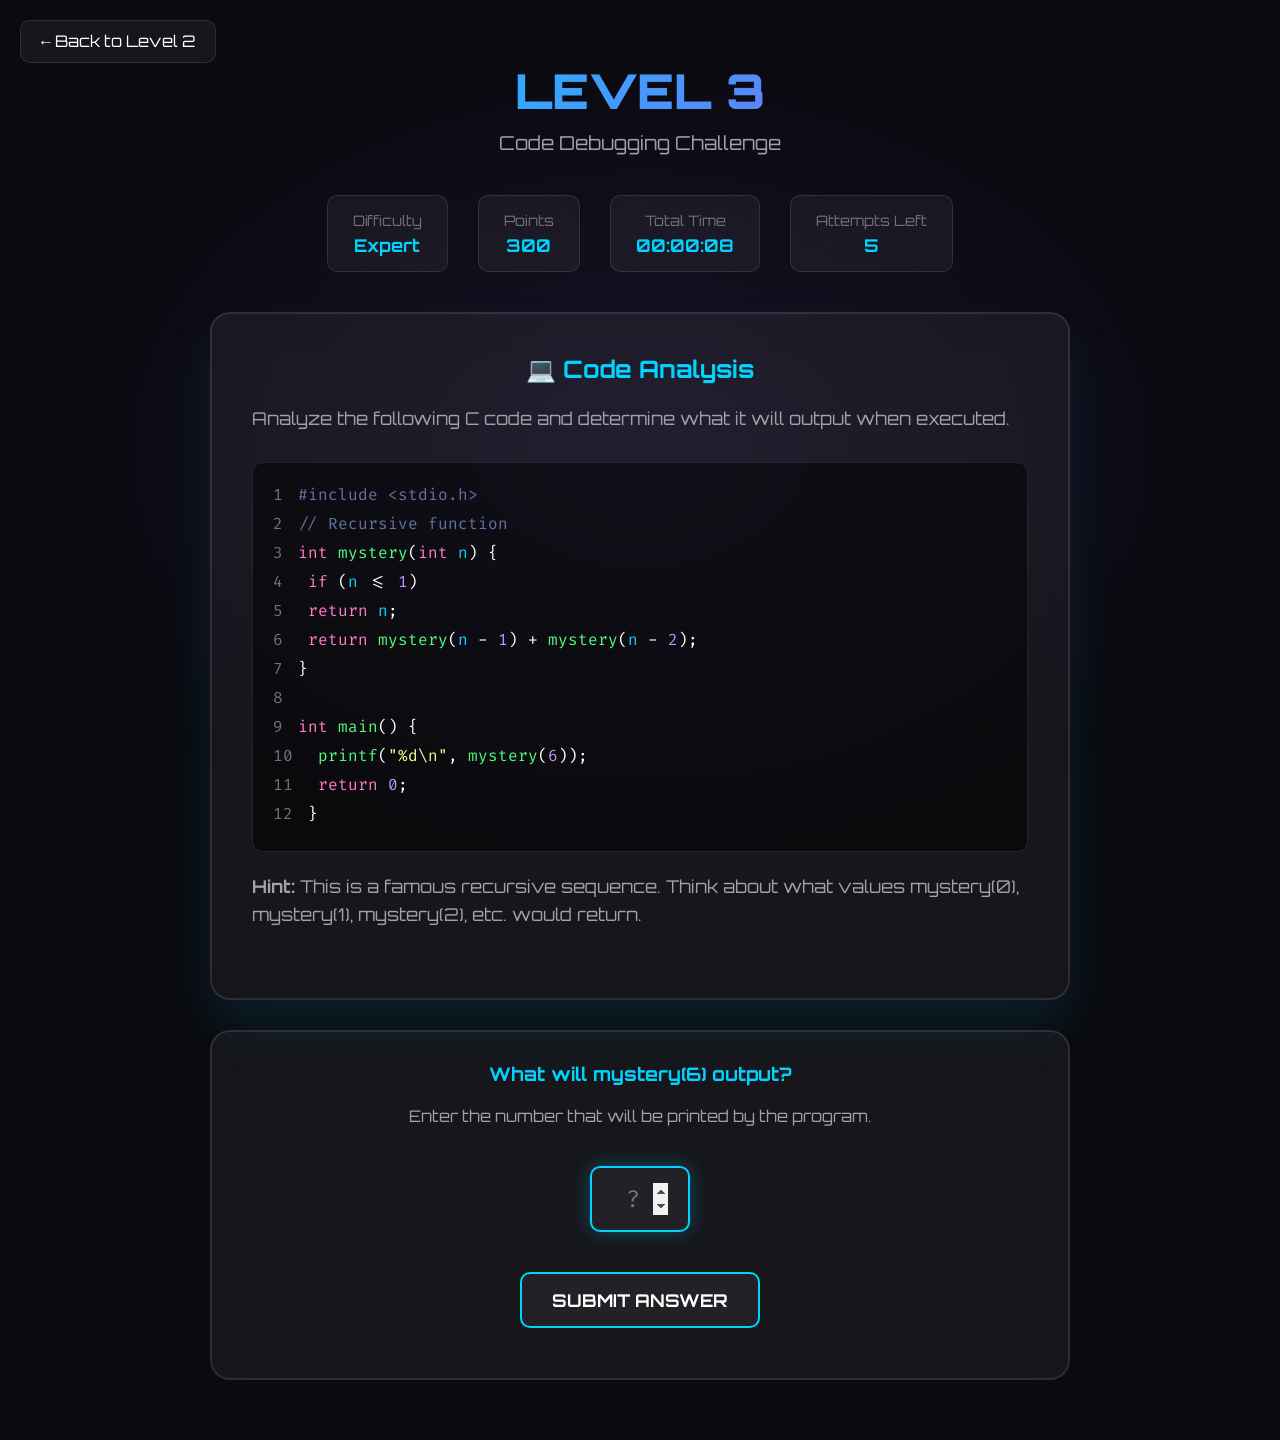
<file: level3.html>
<!DOCTYPE html>
<html lang="en">
<head>
    <meta charset="UTF-8">
    <meta name="viewport" content="width=device-width, initial-scale=1.0">
    <title>Level 3 - Code Debugging | Shadow Pages</title>
    <link href="https://fonts.googleapis.com/css2?family=Orbitron:wght@300;400;700;900&family=Fira+Code:wght@300;400;500;700&display=swap" rel="stylesheet">
    <style>
        /* Reset and Base Styles */
        * {
            margin: 0;
            padding: 0;
            box-sizing: border-box;
        }

        :root {
            --primary-bg: #0a0a0f;
            --secondary-bg: #1a1a2e;
            --glass-bg: rgba(255, 255, 255, 0.05);
            --glass-border: rgba(255, 255, 255, 0.1);
            --neon-blue: #00d4ff;
            --neon-purple: #8b5cf6;
            --neon-pink: #f472b6;
            --text-primary: #ffffff;
            --text-secondary: #a1a1aa;
            --text-muted: #71717a;
            --success-color: #00ff00;
            --gradient-primary: linear-gradient(135deg, var(--neon-blue), var(--neon-purple));
        }

        body {
            font-family: 'Orbitron', monospace;
            background: var(--primary-bg);
            color: var(--text-primary);
            min-height: 100vh;
            padding: 20px;
        }

        /* Animated Background */
        .animated-bg {
            position: fixed;
            top: 0;
            left: 0;
            width: 100%;
            height: 100%;
            z-index: -1;
            background: radial-gradient(ellipse at center, rgba(139, 92, 246, 0.1) 0%, transparent 70%);
        }

        .container {
            max-width: 900px;
            margin: 0 auto;
            padding: 40px 20px;
        }

        .level-header {
            text-align: center;
            margin-bottom: 40px;
        }

        .level-title {
            font-size: clamp(2rem, 5vw, 3rem);
            font-weight: 900;
            background: var(--gradient-primary);
            -webkit-background-clip: text;
            -webkit-text-fill-color: transparent;
            background-clip: text;
            margin-bottom: 10px;
        }

        .level-subtitle {
            font-size: 1.2rem;
            color: var(--text-secondary);
            margin-bottom: 20px;
        }

        .level-info {
            display: flex;
            justify-content: center;
            gap: 30px;
            margin-bottom: 40px;
            flex-wrap: wrap;
        }

        .info-item {
            background: var(--glass-bg);
            backdrop-filter: blur(20px);
            border: 1px solid var(--glass-border);
            border-radius: 10px;
            padding: 15px 25px;
            text-align: center;
        }

        .info-label {
            font-size: 0.9rem;
            color: var(--text-muted);
            margin-bottom: 5px;
        }

        .info-value {
            font-size: 1.1rem;
            color: var(--neon-blue);
            font-weight: 700;
        }

        .question-container {
            background: var(--glass-bg);
            backdrop-filter: blur(20px);
            border: 2px solid var(--glass-border);
            border-radius: 20px;
            padding: 40px;
            margin-bottom: 30px;
            box-shadow: 0 25px 50px rgba(0, 212, 255, 0.1);
        }

        .question-title {
            font-size: 1.5rem;
            color: var(--neon-blue);
            margin-bottom: 20px;
            text-align: center;
        }

        .question-text {
            font-size: 1.1rem;
            line-height: 1.6;
            margin-bottom: 30px;
            color: var(--text-secondary);
        }

        .code-block {
            font-family: 'Fira Code', monospace;
            font-size: 1rem;
            background: rgba(0, 0, 0, 0.5);
            border: 1px solid var(--glass-border);
            border-radius: 10px;
            padding: 20px;
            margin: 20px 0;
            overflow-x: auto;
            line-height: 1.5;
        }

        .code-line {
            display: block;
            margin-bottom: 5px;
        }

        .line-number {
            color: var(--text-muted);
            margin-right: 15px;
            user-select: none;
        }

        .keyword {
            color: #ff79c6;
        }

        .string {
            color: #f1fa8c;
        }

        .number {
            color: #bd93f9;
        }

        .comment {
            color: #6272a4;
        }

        .function {
            color: #50fa7b;
        }

        .variable {
            color: var(--neon-blue);
        }

        .answer-section {
            background: var(--glass-bg);
            backdrop-filter: blur(20px);
            border: 2px solid var(--glass-border);
            border-radius: 20px;
            padding: 30px;
            text-align: center;
        }

        .answer-input {
            width: 100%;
            max-width: 100px;
            padding: 15px 20px;
            background: rgba(255, 255, 255, 0.05);
            border: 2px solid var(--glass-border);
            border-radius: 10px;
            color: var(--text-primary);
            font-size: 1.5rem;
            font-family: 'Fira Code', monospace;
            text-align: center;
            margin: 20px 10px;
            transition: all 0.3s ease;
        }

        .answer-input:focus {
            outline: none;
            border-color: var(--neon-blue);
            box-shadow: 0 0 20px rgba(0, 212, 255, 0.3);
        }

        .submit-btn {
            background: var(--glass-bg);
            border: 2px solid var(--neon-blue);
            border-radius: 10px;
            color: var(--text-primary);
            font-size: 1.1rem;
            font-weight: 700;
            font-family: 'Orbitron', monospace;
            padding: 15px 30px;
            cursor: pointer;
            transition: all 0.3s ease;
            text-transform: uppercase;
            margin: 20px 10px;
        }

        .submit-btn:hover {
            border-color: var(--neon-purple);
            box-shadow: 0 0 30px rgba(0, 212, 255, 0.5);
            transform: translateY(-2px);
        }

        .result-message {
            margin-top: 20px;
            padding: 15px;
            border-radius: 10px;
            font-weight: 600;
            display: none;
        }

        .result-message.success {
            background: rgba(0, 255, 0, 0.1);
            border: 1px solid var(--success-color);
            color: var(--success-color);
        }

        .result-message.error {
            background: rgba(255, 0, 64, 0.1);
            border: 1px solid #ff0040;
            color: #ff0040;
        }

        .back-btn {
            position: fixed;
            top: 20px;
            left: 20px;
            background: var(--glass-bg);
            border: 1px solid var(--glass-border);
            border-radius: 10px;
            color: var(--text-primary);
            padding: 10px 20px;
            text-decoration: none;
            font-family: 'Orbitron', monospace;
            transition: all 0.3s ease;
        }

        .back-btn:hover {
            border-color: var(--neon-blue);
            box-shadow: 0 0 20px rgba(0, 212, 255, 0.3);
        }

        @media (max-width: 768px) {
            .container {
                padding: 20px 10px;
            }
            
            .question-container, .answer-section {
                padding: 20px;
            }
            
            .level-info {
                gap: 15px;
            }
            
            .code-block {
                font-size: 0.9rem;
                padding: 15px;
            }
        }
    </style>
</head>
<body>
    <div class="animated-bg"></div>
    
    <a href="level2.html" class="back-btn">← Back to Level 2</a>
    
    <div class="container">
        <div class="level-header">
            <h1 class="level-title">LEVEL 3</h1>
            <p class="level-subtitle">Code Debugging Challenge</p>
        </div>
        
        <div class="level-info">
            <div class="info-item">
                <div class="info-label">Difficulty</div>
                <div class="info-value">Expert</div>
            </div>
            <div class="info-item">
                <div class="info-label">Points</div>
                <div class="info-value">300</div>
            </div>
            <div class="info-item">
                <div class="info-label">Total Time</div>
                <div class="info-value" id="totalTimer">00:00:00</div>
            </div>
            <div class="info-item">
                <div class="info-label">Attempts Left</div>
                <div class="info-value" id="attemptsLeft">5</div>
            </div>
        </div>
        
        <div class="question-container">
            <h2 class="question-title">💻 Code Analysis</h2>
            <p class="question-text">
                Analyze the following C code and determine what it will output when executed.
            </p>
            
            <div class="code-block">
                <span class="code-line"><span class="line-number">1</span><span class="comment">#include &lt;stdio.h&gt;</span></span>
                <span class="code-line"><span class="line-number">2</span><span class="comment">// Recursive function</span></span>
                <span class="code-line"><span class="line-number">3</span><span class="keyword">int</span> <span class="function">mystery</span>(<span class="keyword">int</span> <span class="variable">n</span>) {</span>
                <span class="code-line"><span class="line-number">4</span>    <span class="keyword">if</span> (<span class="variable">n</span> &lt;= <span class="number">1</span>)</span>
                <span class="code-line"><span class="line-number">5</span>        <span class="keyword">return</span> <span class="variable">n</span>;</span>
                <span class="code-line"><span class="line-number">6</span>    <span class="keyword">return</span> <span class="function">mystery</span>(<span class="variable">n</span> - <span class="number">1</span>) + <span class="function">mystery</span>(<span class="variable">n</span> - <span class="number">2</span>);</span>
                <span class="code-line"><span class="line-number">7</span>}</span>
                <span class="code-line"><span class="line-number">8</span></span>
                <span class="code-line"><span class="line-number">9</span><span class="keyword">int</span> <span class="function">main</span>() {</span>
                <span class="code-line"><span class="line-number">10</span>    <span class="function">printf</span>(<span class="string">"%d\n"</span>, <span class="function">mystery</span>(<span class="number">6</span>));</span>
                <span class="code-line"><span class="line-number">11</span>    <span class="keyword">return</span> <span class="number">0</span>;</span>
                <span class="code-line"><span class="line-number">12</span>}</span>
            </div>
            
            <p class="question-text">
                <strong>Hint:</strong> This is a famous recursive sequence. Think about what values mystery(0), mystery(1), mystery(2), etc. would return.
            </p>
        </div>
        
        <div class="answer-section">
            <h3 style="color: var(--neon-blue); margin-bottom: 20px;">What will mystery(6) output?</h3>
            <p style="color: var(--text-secondary); margin-bottom: 20px;">
                Enter the number that will be printed by the program.
            </p>
            <div>
                <input type="number" class="answer-input" id="answer" placeholder="?" min="0" autocomplete="off" autocapitalize="off" autocorrect="off" spellcheck="false">
            </div>
            <button class="submit-btn" onclick="checkAnswer()">Submit Answer</button>
            <div class="result-message" id="resultMessage"></div>
        </div>
    </div>

    <script>
        // This is the Fibonacci sequence: mystery(n) = mystery(n-1) + mystery(n-2)
        // mystery(0) = 0, mystery(1) = 1, mystery(2) = 1, mystery(3) = 2, mystery(4) = 3, mystery(5) = 5, mystery(6) = 8
        
        function checkAnswer() {
            const answer = parseInt(document.getElementById('answer').value);
            const resultMessage = document.getElementById('resultMessage');
            
            if (isNaN(answer)) {
                showResult('Please enter your answer!', 'error');
                return;
            }
            
            // Check global attempt limit across all levels
            let totalAttempts = parseInt(localStorage.getItem('totalAttempts') || '0');
            if (totalAttempts >= 5) {
                showResult('❌ Game Over! You have exceeded the maximum of 5 attempts across all levels.', 'error');
                setTimeout(() => {
                    alert('Challenge failed! You used all 5 attempts across all levels. Redirecting to home page.');
                    localStorage.removeItem('totalAttempts');
                    localStorage.removeItem('challengeStartTime');
                    window.location.href = 'index.html';
                }, 2000);
                return;
            }
            
            if (answer === 8) {
                // Disable tab monitoring since challenge is completed
                challengeCompleted = true;
                
                // Update user progress in leaderboard
                updateUserProgress(3, 'completed');
                
                showResult('🎉 Perfect! You identified the Fibonacci sequence. mystery(6) = 8! Proceeding to Level 4...', 'success');
                setTimeout(() => {
                    window.location.href = 'level4.html';
                }, 2000);
            } else {
                // Increment global attempt counter
                totalAttempts++;
                localStorage.setItem('totalAttempts', totalAttempts.toString());
                const remaining = 5 - totalAttempts;
                
                if (remaining > 0) {
                    showResult(`❌ Incorrect. This is the Fibonacci sequence: 0, 1, 1, 2, 3, 5, 8... ${remaining} attempts remaining across all levels!`, 'error');
                    updateAttemptsDisplay();
                } else {
                    // Show correct answer when limit exceeded
                    showResult('❌ Game Over! You have used all 5 attempts across all levels. The correct answer was: 8 (This is the Fibonacci sequence: mystery(6) = 8)', 'error');
                    
                    // Update user status to failed and set challenge status
                    updateUserProgress(3, 'failed');
                    localStorage.setItem('challengeStatus', 'failed');
                    
                    // Disable input and button
                    document.getElementById('answer').disabled = true;
                    document.querySelector('.submit-btn').disabled = true;
                    document.querySelector('.submit-btn').style.opacity = '0.5';
                    document.querySelector('.submit-btn').style.cursor = 'not-allowed';
                    
                    setTimeout(() => {
                        alert('Challenge failed! You used all 5 attempts across all levels. The correct answer was 8 (Fibonacci sequence). Redirecting to home page.');
                        localStorage.removeItem('totalAttempts');
                        localStorage.removeItem('challengeStartTime');
                        window.location.href = 'index.html';
                    }, 5000);
                }
            }
        }
        
        // Function to update user progress in leaderboard
        function updateUserProgress(level, status) {
            // Get participant name
            const participantName = localStorage.getItem('participantName') || 'Anonymous';
            
            // Get challenge start time
            const challengeStartTime = parseInt(localStorage.getItem('challengeStartTime'));
            if (!challengeStartTime) {
                console.error('No challenge start time found');
                return;
            }
            
            const currentTime = Date.now();
            
            // Get existing leaderboard data
            let leaderboardData = JSON.parse(localStorage.getItem('leaderboardData') || '[]');
            
            // Find existing user entry
            let userEntry = leaderboardData.find(entry => entry.name === participantName);
            
            if (!userEntry) {
                // Create new entry
                userEntry = {
                    name: participantName,
                    level: 1,
                    status: 'active',
                    startTime: challengeStartTime,
                    timestamp: currentTime,
                    completedLevel: 0
                };
                leaderboardData.push(userEntry);
            }
            
            // Update user data based on status
            if (status === 'completed') {
                // User completed this level, move to next level
                userEntry.completedLevel = level;
                userEntry.level = level + 1; // Next level they'll work on
                userEntry.status = level === 5 ? 'completed' : 'active'; // If completed level 5, mark as finished
                userEntry.timestamp = currentTime;
                
                // If completed all 5 levels, record finish time
                if (level === 5) {
                    userEntry.finishTime = currentTime;
                    userEntry.totalTime = currentTime - challengeStartTime;
                }
            } else if (status === 'failed') {
                // User failed/lost the challenge
                userEntry.status = 'failed';
                userEntry.timestamp = currentTime;
                userEntry.totalTime = currentTime - challengeStartTime;
            } else if (status === 'active') {
                // User is actively working on this level
                userEntry.level = level;
                userEntry.status = 'active';
                userEntry.timestamp = currentTime;
            }
            
            // Update the leaderboard data
            const existingIndex = leaderboardData.findIndex(entry => entry.name === participantName);
            if (existingIndex !== -1) {
                leaderboardData[existingIndex] = userEntry;
            }
            
            // Save updated leaderboard
            localStorage.setItem('leaderboardData', JSON.stringify(leaderboardData));
            
            console.log(`Updated user progress: ${participantName} - Level ${level} - Status: ${status}`);
        }
        
        function showResult(message, type) {
            const resultMessage = document.getElementById('resultMessage');
            resultMessage.textContent = message;
            resultMessage.className = `result-message ${type}`;
            resultMessage.style.display = 'block';
            
            setTimeout(() => {
                if (type === 'error') {
                    resultMessage.style.display = 'none';
                }
            }, 3000);
        }
        
        // Allow Enter key to submit
        document.addEventListener('keypress', (e) => {
            if (e.key === 'Enter') {
                checkAnswer();
            }
        });
        
        // Timer functionality
        let startTime = null;
        let timerInterval = null;
        
        function initializeTimer() {
            // Get the challenge start time from localStorage
            const challengeStartTime = localStorage.getItem('challengeStartTime');
            
            if (challengeStartTime) {
                startTime = parseInt(challengeStartTime);
                // Start the timer display
                updateTimer();
                timerInterval = setInterval(updateTimer, 1000);
            }
        }
        
        function updateTimer() {
            const currentTime = new Date().getTime();
            const elapsedTime = currentTime - startTime;
            
            const hours = Math.floor(elapsedTime / (1000 * 60 * 60));
            const minutes = Math.floor((elapsedTime % (1000 * 60 * 60)) / (1000 * 60));
            const seconds = Math.floor((elapsedTime % (1000 * 60)) / 1000);
            
            const formattedTime = 
                String(hours).padStart(2, '0') + ':' +
                String(minutes).padStart(2, '0') + ':' +
                String(seconds).padStart(2, '0');
            
            document.getElementById('totalTimer').textContent = formattedTime;
        }
        
        // Update attempts display
        function updateAttemptsDisplay() {
            const attempts = parseInt(localStorage.getItem('totalAttempts') || '0');
            const remaining = 5 - attempts;
            document.getElementById('attemptsLeft').textContent = remaining;
            if (remaining <= 2) {
                document.getElementById('attemptsLeft').style.color = '#ff0040';
            }
        }
        
        // Fullscreen and tab monitoring
        let challengeCompleted = false; // Flag to disable monitoring when challenge is completed
        
        function enterFullscreen() {
            const elem = document.documentElement;
            if (elem.requestFullscreen) {
                elem.requestFullscreen();
            } else if (elem.webkitRequestFullscreen) {
                elem.webkitRequestFullscreen();
            } else if (elem.msRequestFullscreen) {
                elem.msRequestFullscreen();
            }
        }

        // Monitor tab switching and visibility - IMMEDIATE TERMINATION
        document.addEventListener('visibilitychange', () => {
            if (document.hidden && !challengeCompleted) {
                // Stop the timer
                clearInterval(window.timerInterval);
                
                // Get elapsed time
                const startTime = parseInt(localStorage.getItem('challengeStartTime'));
                const elapsedTime = Math.floor((Date.now() - startTime) / 1000);
                const minutes = Math.floor(elapsedTime / 60);
                const seconds = elapsedTime % 60;
                
                // Show correct answer
                const correctAnswer = '8 (Fibonacci sequence: mystery(6) = 8)';
                
                alert(`⚠️ CHALLENGE TERMINATED!\n\nYou switched tabs/browsers during the challenge.\n\nCorrect Answer for Level 3:\n${correctAnswer}\n\nYour Time: ${minutes}m ${seconds}s\n\nRedirecting to home page...`);
                
                // Update user status to failed
                updateUserProgress(3, 'failed');
                localStorage.setItem('challengeStatus', 'failed');
                localStorage.removeItem('totalAttempts');
                localStorage.removeItem('tabSwitchCount');
                
                // Redirect to home page
                window.location.href = 'index.html';
            }
        });

        // Prevent right-click and common shortcuts
        document.addEventListener('contextmenu', (e) => e.preventDefault());
        document.addEventListener('keydown', (e) => {
            // Prevent F12, Ctrl+Shift+I, Ctrl+Shift+J, Ctrl+U, and ESC
            if (e.key === 'F12' || 
                (e.ctrlKey && e.shiftKey && (e.key === 'I' || e.key === 'J')) ||
                (e.ctrlKey && e.key === 'u') ||
                e.key === 'Escape') {
                e.preventDefault();
                if (e.key === 'Escape') {
                    alert('Fullscreen mode is locked during the challenge for security.');
                    // Force back to fullscreen if user somehow exits
                    setTimeout(() => {
                        if (!document.fullscreenElement) {
                            enterFullscreen();
                        }
                    }, 100);
                } else {
                    alert('Developer tools are disabled during the challenge.');
                }
            }
        });
        
        // Auto-focus input and initialize timer
        document.addEventListener('DOMContentLoaded', () => {
            document.getElementById('answer').focus();
            initializeTimer();
            updateAttemptsDisplay();
            updateUserProgress(3, 'active'); // Update status when entering level 3
            
            // Force fullscreen immediately and repeatedly
            enterFullscreen();
            
            // Keep trying to enter fullscreen until successful
            const fullscreenInterval = setInterval(() => {
                if (!document.fullscreenElement) {
                    enterFullscreen();
                } else {
                    clearInterval(fullscreenInterval);
                }
            }, 100);
            
            // Clear interval after 3 seconds to avoid infinite loop
            setTimeout(() => {
                clearInterval(fullscreenInterval);
            }, 3000);
            
            // Add click listener to input field to trigger fullscreen
            document.getElementById('answer').addEventListener('click', () => {
                if (!document.fullscreenElement && !challengeCompleted) {
                    enterFullscreen();
                }
            });
            
            // Add focus listener to input field to trigger fullscreen
            document.getElementById('answer').addEventListener('focus', () => {
                if (!document.fullscreenElement && !challengeCompleted) {
                    enterFullscreen();
                }
            });
        });

        // Additional fullscreen enforcement on page focus
        window.addEventListener('focus', () => {
            if (!document.fullscreenElement && !challengeCompleted) {
                enterFullscreen();
            }
        });

        // Additional fullscreen enforcement on page visibility
        document.addEventListener('visibilitychange', () => {
            if (!document.hidden && !document.fullscreenElement && !challengeCompleted) {
                setTimeout(() => {
                    enterFullscreen();
                }, 100);
            }
        });

        // Re-enter fullscreen if user exits - AGGRESSIVE MODE
        document.addEventListener('fullscreenchange', () => {
            if (!document.fullscreenElement && !challengeCompleted) {
                // Immediately re-enter fullscreen without alert
                setTimeout(() => {
                    enterFullscreen();
                }, 50);
            }
        });
    </script>
</body>
</html>
</file>
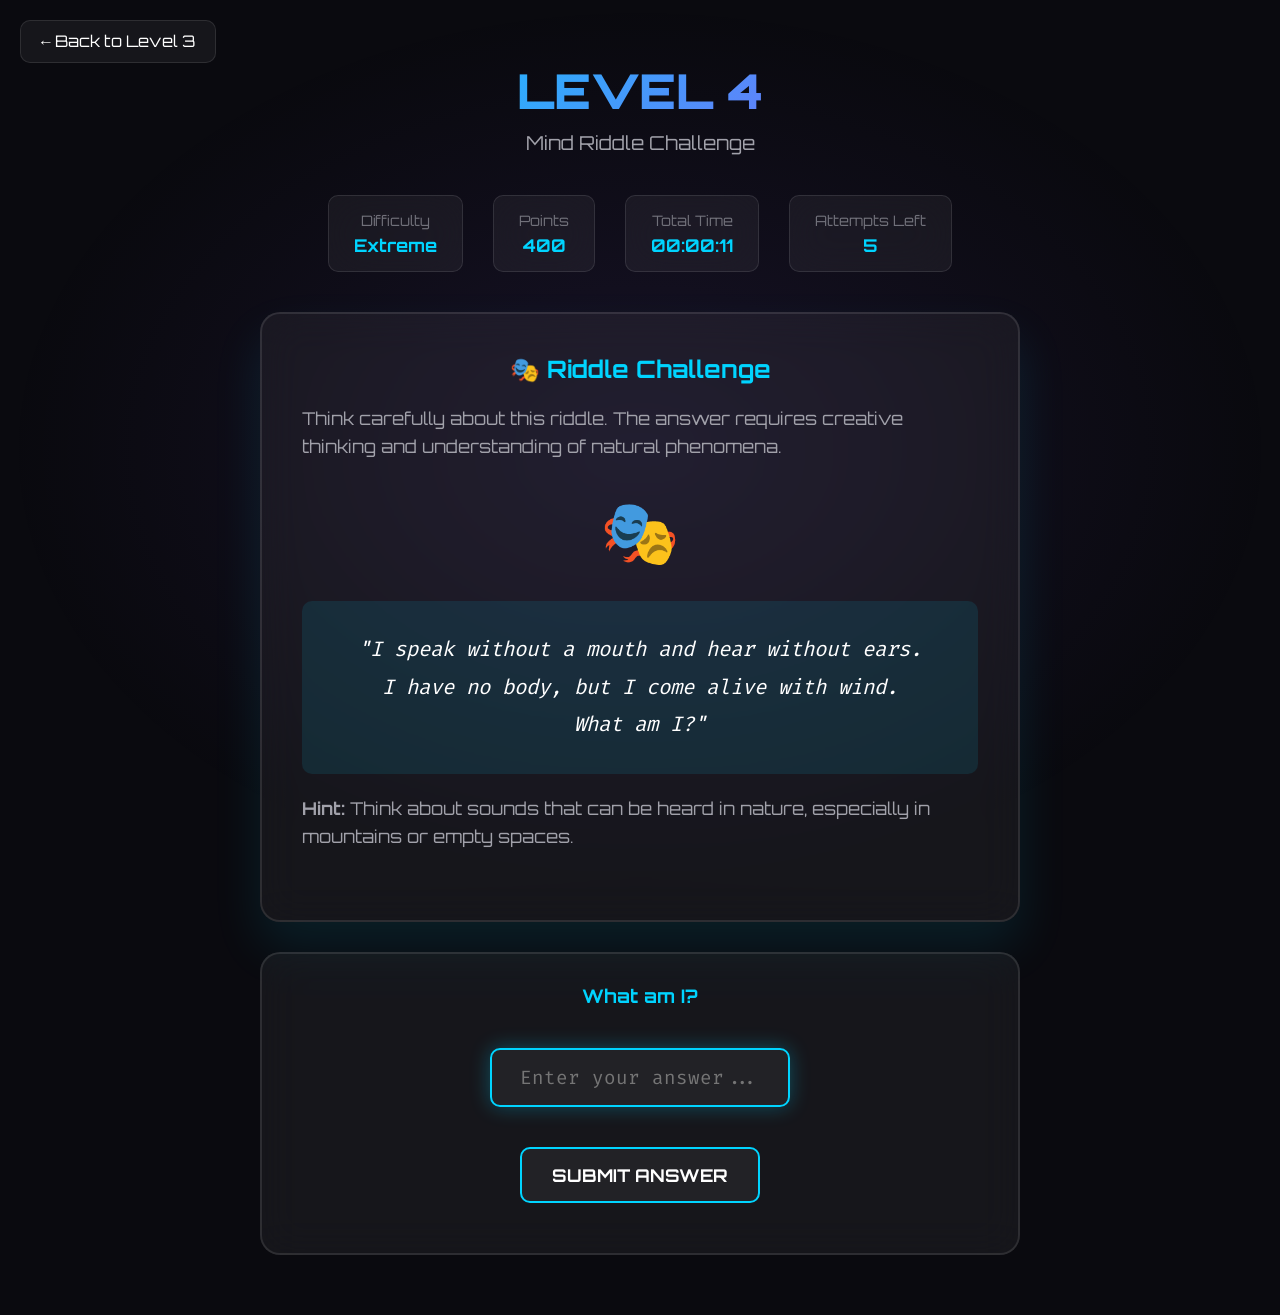
<file: level4.html>
<!DOCTYPE html>
<html lang="en">
<head>
    <meta charset="UTF-8">
    <meta name="viewport" content="width=device-width, initial-scale=1.0">
    <title>Level 4 - Mind Riddle | Shadow Pages</title>
    <link href="https://fonts.googleapis.com/css2?family=Orbitron:wght@300;400;700;900&family=Fira+Code:wght@300;400;500;700&display=swap" rel="stylesheet">
    <style>
        /* Reset and Base Styles */
        * {
            margin: 0;
            padding: 0;
            box-sizing: border-box;
        }

        :root {
            --primary-bg: #0a0a0f;
            --secondary-bg: #1a1a2e;
            --glass-bg: rgba(255, 255, 255, 0.05);
            --glass-border: rgba(255, 255, 255, 0.1);
            --neon-blue: #00d4ff;
            --neon-purple: #8b5cf6;
            --neon-pink: #f472b6;
            --text-primary: #ffffff;
            --text-secondary: #a1a1aa;
            --text-muted: #71717a;
            --success-color: #00ff00;
            --gradient-primary: linear-gradient(135deg, var(--neon-blue), var(--neon-purple));
        }

        body {
            font-family: 'Orbitron', monospace;
            background: var(--primary-bg);
            color: var(--text-primary);
            min-height: 100vh;
            padding: 20px;
        }

        /* Animated Background */
        .animated-bg {
            position: fixed;
            top: 0;
            left: 0;
            width: 100%;
            height: 100%;
            z-index: -1;
            background: radial-gradient(ellipse at center, rgba(139, 92, 246, 0.1) 0%, transparent 70%);
        }

        .container {
            max-width: 800px;
            margin: 0 auto;
            padding: 40px 20px;
        }

        .level-header {
            text-align: center;
            margin-bottom: 40px;
        }

        .level-title {
            font-size: clamp(2rem, 5vw, 3rem);
            font-weight: 900;
            background: var(--gradient-primary);
            -webkit-background-clip: text;
            -webkit-text-fill-color: transparent;
            background-clip: text;
            margin-bottom: 10px;
        }

        .level-subtitle {
            font-size: 1.2rem;
            color: var(--text-secondary);
            margin-bottom: 20px;
        }

        .level-info {
            display: flex;
            justify-content: center;
            gap: 30px;
            margin-bottom: 40px;
            flex-wrap: wrap;
        }

        .info-item {
            background: var(--glass-bg);
            backdrop-filter: blur(20px);
            border: 1px solid var(--glass-border);
            border-radius: 10px;
            padding: 15px 25px;
            text-align: center;
        }

        .info-label {
            font-size: 0.9rem;
            color: var(--text-muted);
            margin-bottom: 5px;
        }

        .info-value {
            font-size: 1.1rem;
            color: var(--neon-blue);
            font-weight: 700;
        }

        .question-container {
            background: var(--glass-bg);
            backdrop-filter: blur(20px);
            border: 2px solid var(--glass-border);
            border-radius: 20px;
            padding: 40px;
            margin-bottom: 30px;
            box-shadow: 0 25px 50px rgba(0, 212, 255, 0.1);
        }

        .question-title {
            font-size: 1.5rem;
            color: var(--neon-blue);
            margin-bottom: 20px;
            text-align: center;
        }

        .question-text {
            font-size: 1.1rem;
            line-height: 1.6;
            margin-bottom: 30px;
            color: var(--text-secondary);
        }

        .riddle-text {
            font-family: 'Fira Code', monospace;
            font-size: 1.3rem;
            text-align: center;
            color: var(--text-primary);
            background: rgba(0, 212, 255, 0.1);
            padding: 30px;
            border-radius: 10px;
            margin: 20px 0;
            line-height: 1.8;
            font-style: italic;
        }

        .riddle-visual {
            text-align: center;
            font-size: 4rem;
            margin: 30px 0;
            color: var(--neon-purple);
        }

        .answer-section {
            background: var(--glass-bg);
            backdrop-filter: blur(20px);
            border: 2px solid var(--glass-border);
            border-radius: 20px;
            padding: 30px;
            text-align: center;
        }

        .answer-input {
            width: 100%;
            max-width: 300px;
            padding: 15px 20px;
            background: rgba(255, 255, 255, 0.05);
            border: 2px solid var(--glass-border);
            border-radius: 10px;
            color: var(--text-primary);
            font-size: 1.2rem;
            font-family: 'Fira Code', monospace;
            text-align: center;
            margin: 20px 10px;
            transition: all 0.3s ease;
        }

        .answer-input:focus {
            outline: none;
            border-color: var(--neon-blue);
            box-shadow: 0 0 20px rgba(0, 212, 255, 0.3);
        }

        .submit-btn {
            background: var(--glass-bg);
            border: 2px solid var(--neon-blue);
            border-radius: 10px;
            color: var(--text-primary);
            font-size: 1.1rem;
            font-weight: 700;
            font-family: 'Orbitron', monospace;
            padding: 15px 30px;
            cursor: pointer;
            transition: all 0.3s ease;
            text-transform: uppercase;
            margin: 20px 10px;
        }

        .submit-btn:hover {
            border-color: var(--neon-purple);
            box-shadow: 0 0 30px rgba(0, 212, 255, 0.5);
            transform: translateY(-2px);
        }

        .result-message {
            margin-top: 20px;
            padding: 15px;
            border-radius: 10px;
            font-weight: 600;
            display: none;
        }

        .result-message.success {
            background: rgba(0, 255, 0, 0.1);
            border: 1px solid var(--success-color);
            color: var(--success-color);
        }

        .result-message.error {
            background: rgba(255, 0, 64, 0.1);
            border: 1px solid #ff0040;
            color: #ff0040;
        }

        .back-btn {
            position: fixed;
            top: 20px;
            left: 20px;
            background: var(--glass-bg);
            border: 1px solid var(--glass-border);
            border-radius: 10px;
            color: var(--text-primary);
            padding: 10px 20px;
            text-decoration: none;
            font-family: 'Orbitron', monospace;
            transition: all 0.3s ease;
        }

        .back-btn:hover {
            border-color: var(--neon-blue);
            box-shadow: 0 0 20px rgba(0, 212, 255, 0.3);
        }

        @media (max-width: 768px) {
            .container {
                padding: 20px 10px;
            }
            
            .question-container, .answer-section {
                padding: 20px;
            }
            
            .level-info {
                gap: 15px;
            }
            
            .riddle-text {
                font-size: 1.1rem;
                padding: 20px;
            }
            
            .riddle-visual {
                font-size: 3rem;
            }
        }
    </style>
</head>
<body>
    <div class="animated-bg"></div>
    
    <a href="level3.html" class="back-btn">← Back to Level 3</a>
    
    <div class="container">
        <div class="level-header">
            <h1 class="level-title">LEVEL 4</h1>
            <p class="level-subtitle">Mind Riddle Challenge</p>
        </div>
        
        <div class="level-info">
            <div class="info-item">
                <div class="info-label">Difficulty</div>
                <div class="info-value">Extreme</div>
            </div>
            <div class="info-item">
                <div class="info-label">Points</div>
                <div class="info-value">400</div>
            </div>
            <div class="info-item">
                <div class="info-label">Total Time</div>
                <div class="info-value" id="totalTimer">00:00:00</div>
            </div>
            <div class="info-item">
                <div class="info-label">Attempts Left</div>
                <div class="info-value" id="attemptsLeft">5</div>
            </div>
        </div>
        
        <div class="question-container">
            <h2 class="question-title">🎭 Riddle Challenge</h2>
            <p class="question-text">
                Think carefully about this riddle. The answer requires creative thinking and understanding of natural phenomena.
            </p>
            
            <div class="riddle-visual">🎭</div>
            
            <div class="riddle-text">
                "I speak without a mouth and hear without ears.<br>
                I have no body, but I come alive with wind.<br>
                What am I?"
            </div>
            
            <p class="question-text">
                <strong>Hint:</strong> Think about sounds that can be heard in nature, especially in mountains or empty spaces.
            </p>
        </div>
        
        <div class="answer-section">
            <h3 style="color: var(--neon-blue); margin-bottom: 20px;">What am I?</h3>
            <div>
                <input type="text" class="answer-input" id="answer" placeholder="Enter your answer..." maxlength="20" autocomplete="off" autocapitalize="off" autocorrect="off" spellcheck="false">
            </div>
            <button class="submit-btn" onclick="checkAnswer()">Submit Answer</button>
            <div class="result-message" id="resultMessage"></div>
        </div>
    </div>

    <script>
        // Correct answer: "ECHO" or "AN ECHO"
        // The riddle describes an echo - speaks without a mouth, hears without ears, 
        // has no body but comes alive with wind (sound travels better with wind)
        
        function checkAnswer() {
            const answer = document.getElementById('answer').value.trim().toLowerCase();
            const resultMessage = document.getElementById('resultMessage');
            
            if (!answer) {
                showResult('Please enter your answer!', 'error');
                return;
            }
            
            // Check global attempt limit across all levels
            let totalAttempts = parseInt(localStorage.getItem('totalAttempts') || '0');
            if (totalAttempts >= 5) {
                showResult('❌ Game Over! You have exceeded the maximum of 5 attempts across all levels.', 'error');
                setTimeout(() => {
                    alert('Challenge failed! You used all 5 attempts across all levels. Redirecting to home page.');
                    localStorage.removeItem('totalAttempts');
                    localStorage.removeItem('challengeStartTime');
                    window.location.href = 'index.html';
                }, 2000);
                return;
            }
            
            if (answer === 'echo' || answer === 'an echo' || answer === 'the echo') {
                // Disable tab monitoring since challenge is completed
                challengeCompleted = true;
                
                // Update user progress in leaderboard
                updateUserProgress(4, 'completed');
                
                showResult('🎉 Brilliant! You solved the echo riddle perfectly! Proceeding to Final Level 5...', 'success');
                setTimeout(() => {
                    window.location.href = 'level5.html';
                }, 2000);
            } else {
                // Increment global attempt counter
                totalAttempts++;
                localStorage.setItem('totalAttempts', totalAttempts.toString());
                const remaining = 5 - totalAttempts;
                
                if (remaining > 0) {
                    showResult(`❌ Not quite right. Think about sounds that repeat back to you in nature. ${remaining} attempts remaining across all levels!`, 'error');
                    updateAttemptsDisplay();
                } else {
                    // Show correct answer when limit exceeded
                    showResult('❌ Game Over! You have used all 5 attempts across all levels. The correct answer was: "ECHO" (It speaks without a mouth, hears without ears, comes alive with wind)', 'error');
                    
                    // Update user status to failed and set challenge status
                    updateUserProgress(4, 'failed');
                    localStorage.setItem('challengeStatus', 'failed');
                    
                    // Disable input and button
                    document.getElementById('answer').disabled = true;
                    document.querySelector('.submit-btn').disabled = true;
                    document.querySelector('.submit-btn').style.opacity = '0.5';
                    document.querySelector('.submit-btn').style.cursor = 'not-allowed';
                    
                    setTimeout(() => {
                        alert('Challenge failed! You used all 5 attempts across all levels. The correct answer was "ECHO". Redirecting to home page.');
                        localStorage.removeItem('totalAttempts');
                        localStorage.removeItem('challengeStartTime');
                        window.location.href = 'index.html';
                    }, 5000);
                }
            }
        }
        
        // Function to update user progress in leaderboard
        function updateUserProgress(level, status) {
            // Get participant name
            const participantName = localStorage.getItem('participantName') || 'Anonymous';
            
            // Get challenge start time
            const challengeStartTime = parseInt(localStorage.getItem('challengeStartTime'));
            if (!challengeStartTime) {
                console.error('No challenge start time found');
                return;
            }
            
            const currentTime = Date.now();
            
            // Get existing leaderboard data
            let leaderboardData = JSON.parse(localStorage.getItem('leaderboardData') || '[]');
            
            // Find existing user entry
            let userEntry = leaderboardData.find(entry => entry.name === participantName);
            
            if (!userEntry) {
                // Create new entry
                userEntry = {
                    name: participantName,
                    level: 1,
                    status: 'active',
                    startTime: challengeStartTime,
                    timestamp: currentTime,
                    completedLevel: 0
                };
                leaderboardData.push(userEntry);
            }
            
            // Update user data based on status
            if (status === 'completed') {
                // User completed this level, move to next level
                userEntry.completedLevel = level;
                userEntry.level = level + 1; // Next level they'll work on
                userEntry.status = level === 5 ? 'completed' : 'active'; // If completed level 5, mark as finished
                userEntry.timestamp = currentTime;
                
                // If completed all 5 levels, record finish time
                if (level === 5) {
                    userEntry.finishTime = currentTime;
                    userEntry.totalTime = currentTime - challengeStartTime;
                }
            } else if (status === 'failed') {
                // User failed/lost the challenge
                userEntry.status = 'failed';
                userEntry.timestamp = currentTime;
                userEntry.totalTime = currentTime - challengeStartTime;
            } else if (status === 'active') {
                // User is actively working on this level
                userEntry.level = level;
                userEntry.status = 'active';
                userEntry.timestamp = currentTime;
            }
            
            // Update the leaderboard data
            const existingIndex = leaderboardData.findIndex(entry => entry.name === participantName);
            if (existingIndex !== -1) {
                leaderboardData[existingIndex] = userEntry;
            }
            
            // Save updated leaderboard
            localStorage.setItem('leaderboardData', JSON.stringify(leaderboardData));
            
            console.log(`Updated user progress: ${participantName} - Level ${level} - Status: ${status}`);
        }
        
        function showResult(message, type) {
            const resultMessage = document.getElementById('resultMessage');
            resultMessage.textContent = message;
            resultMessage.className = `result-message ${type}`;
            resultMessage.style.display = 'block';
            
            setTimeout(() => {
                if (type === 'error') {
                    resultMessage.style.display = 'none';
                }
            }, 3000);
        }
        
        // Allow Enter key to submit
        document.addEventListener('keypress', (e) => {
            if (e.key === 'Enter') {
                checkAnswer();
            }
        });
        
        // Timer functionality
        let startTime = null;
        let timerInterval = null;
        
        function initializeTimer() {
            // Get the challenge start time from localStorage
            const challengeStartTime = localStorage.getItem('challengeStartTime');
            
            if (challengeStartTime) {
                startTime = parseInt(challengeStartTime);
                // Start the timer display
                updateTimer();
                timerInterval = setInterval(updateTimer, 1000);
            }
        }
        
        function updateTimer() {
            const currentTime = new Date().getTime();
            const elapsedTime = currentTime - startTime;
            
            const hours = Math.floor(elapsedTime / (1000 * 60 * 60));
            const minutes = Math.floor((elapsedTime % (1000 * 60 * 60)) / (1000 * 60));
            const seconds = Math.floor((elapsedTime % (1000 * 60)) / 1000);
            
            const formattedTime = 
                String(hours).padStart(2, '0') + ':' +
                String(minutes).padStart(2, '0') + ':' +
                String(seconds).padStart(2, '0');
            
            document.getElementById('totalTimer').textContent = formattedTime;
        }
        
        // Update attempts display
        function updateAttemptsDisplay() {
            const attempts = parseInt(localStorage.getItem('totalAttempts') || '0');
            const remaining = 5 - attempts;
            document.getElementById('attemptsLeft').textContent = remaining;
            if (remaining <= 2) {
                document.getElementById('attemptsLeft').style.color = '#ff0040';
            }
        }
        
        // Fullscreen and tab monitoring
        let challengeCompleted = false; // Flag to disable monitoring when challenge is completed
        
        function enterFullscreen() {
            const elem = document.documentElement;
            if (elem.requestFullscreen) {
                elem.requestFullscreen();
            } else if (elem.webkitRequestFullscreen) {
                elem.webkitRequestFullscreen();
            } else if (elem.msRequestFullscreen) {
                elem.msRequestFullscreen();
            }
        }

        // Monitor tab switching and visibility - IMMEDIATE TERMINATION
        document.addEventListener('visibilitychange', () => {
            if (document.hidden && !challengeCompleted) {
                // Stop the timer
                clearInterval(window.timerInterval);
                
                // Get elapsed time
                const startTime = parseInt(localStorage.getItem('challengeStartTime'));
                const elapsedTime = Math.floor((Date.now() - startTime) / 1000);
                const minutes = Math.floor(elapsedTime / 60);
                const seconds = elapsedTime % 60;
                
                // Show correct answer
                const correctAnswer = 'ECHO (It speaks without a mouth, hears without ears, comes alive with wind)';
                
                alert(`⚠️ CHALLENGE TERMINATED!\n\nYou switched tabs/browsers during the challenge.\n\nCorrect Answer for Level 4:\n${correctAnswer}\n\nYour Time: ${minutes}m ${seconds}s\n\nRedirecting to home page...`);
                
                // Update user status to failed
                updateUserProgress(4, 'failed');
                localStorage.setItem('challengeStatus', 'failed');
                localStorage.removeItem('totalAttempts');
                localStorage.removeItem('tabSwitchCount');
                
                // Redirect to home page
                window.location.href = 'index.html';
            }
        });

        // Prevent right-click and common shortcuts
        document.addEventListener('contextmenu', (e) => e.preventDefault());
        document.addEventListener('keydown', (e) => {
            // Prevent F12, Ctrl+Shift+I, Ctrl+Shift+J, Ctrl+U, and ESC
            if (e.key === 'F12' || 
                (e.ctrlKey && e.shiftKey && (e.key === 'I' || e.key === 'J')) ||
                (e.ctrlKey && e.key === 'u') ||
                e.key === 'Escape') {
                e.preventDefault();
                if (e.key === 'Escape') {
                    alert('Fullscreen mode is locked during the challenge for security.');
                    // Force back to fullscreen if user somehow exits
                    setTimeout(() => {
                        if (!document.fullscreenElement) {
                            enterFullscreen();
                        }
                    }, 100);
                } else {
                    alert('Developer tools are disabled during the challenge.');
                }
            }
        });
        
        // Auto-focus input and initialize timer
        document.addEventListener('DOMContentLoaded', () => {
            document.getElementById('answer').focus();
            initializeTimer();
            updateAttemptsDisplay();
            updateUserProgress(4, 'active'); // Update status when entering level 4
            
            // Force fullscreen immediately and repeatedly
            enterFullscreen();
            
            // Keep trying to enter fullscreen until successful
            const fullscreenInterval = setInterval(() => {
                if (!document.fullscreenElement) {
                    enterFullscreen();
                } else {
                    clearInterval(fullscreenInterval);
                }
            }, 100);
            
            // Clear interval after 3 seconds to avoid infinite loop
            setTimeout(() => {
                clearInterval(fullscreenInterval);
            }, 3000);
            
            // Add click listener to input field to trigger fullscreen
            document.getElementById('answer').addEventListener('click', () => {
                if (!document.fullscreenElement && !challengeCompleted) {
                    enterFullscreen();
                }
            });
            
            // Add focus listener to input field to trigger fullscreen
            document.getElementById('answer').addEventListener('focus', () => {
                if (!document.fullscreenElement && !challengeCompleted) {
                    enterFullscreen();
                }
            });
        });

        // Additional fullscreen enforcement on page focus
        window.addEventListener('focus', () => {
            if (!document.fullscreenElement && !challengeCompleted) {
                enterFullscreen();
            }
        });

        // Additional fullscreen enforcement on page visibility
        document.addEventListener('visibilitychange', () => {
            if (!document.hidden && !document.fullscreenElement && !challengeCompleted) {
                setTimeout(() => {
                    enterFullscreen();
                }, 100);
            }
        });

        // Re-enter fullscreen if user exits - AGGRESSIVE MODE
        document.addEventListener('fullscreenchange', () => {
            if (!document.fullscreenElement && !challengeCompleted) {
                // Immediately re-enter fullscreen without alert
                setTimeout(() => {
                    enterFullscreen();
                }, 50);
            }
        });
    </script>
</body>
</html>
</file>
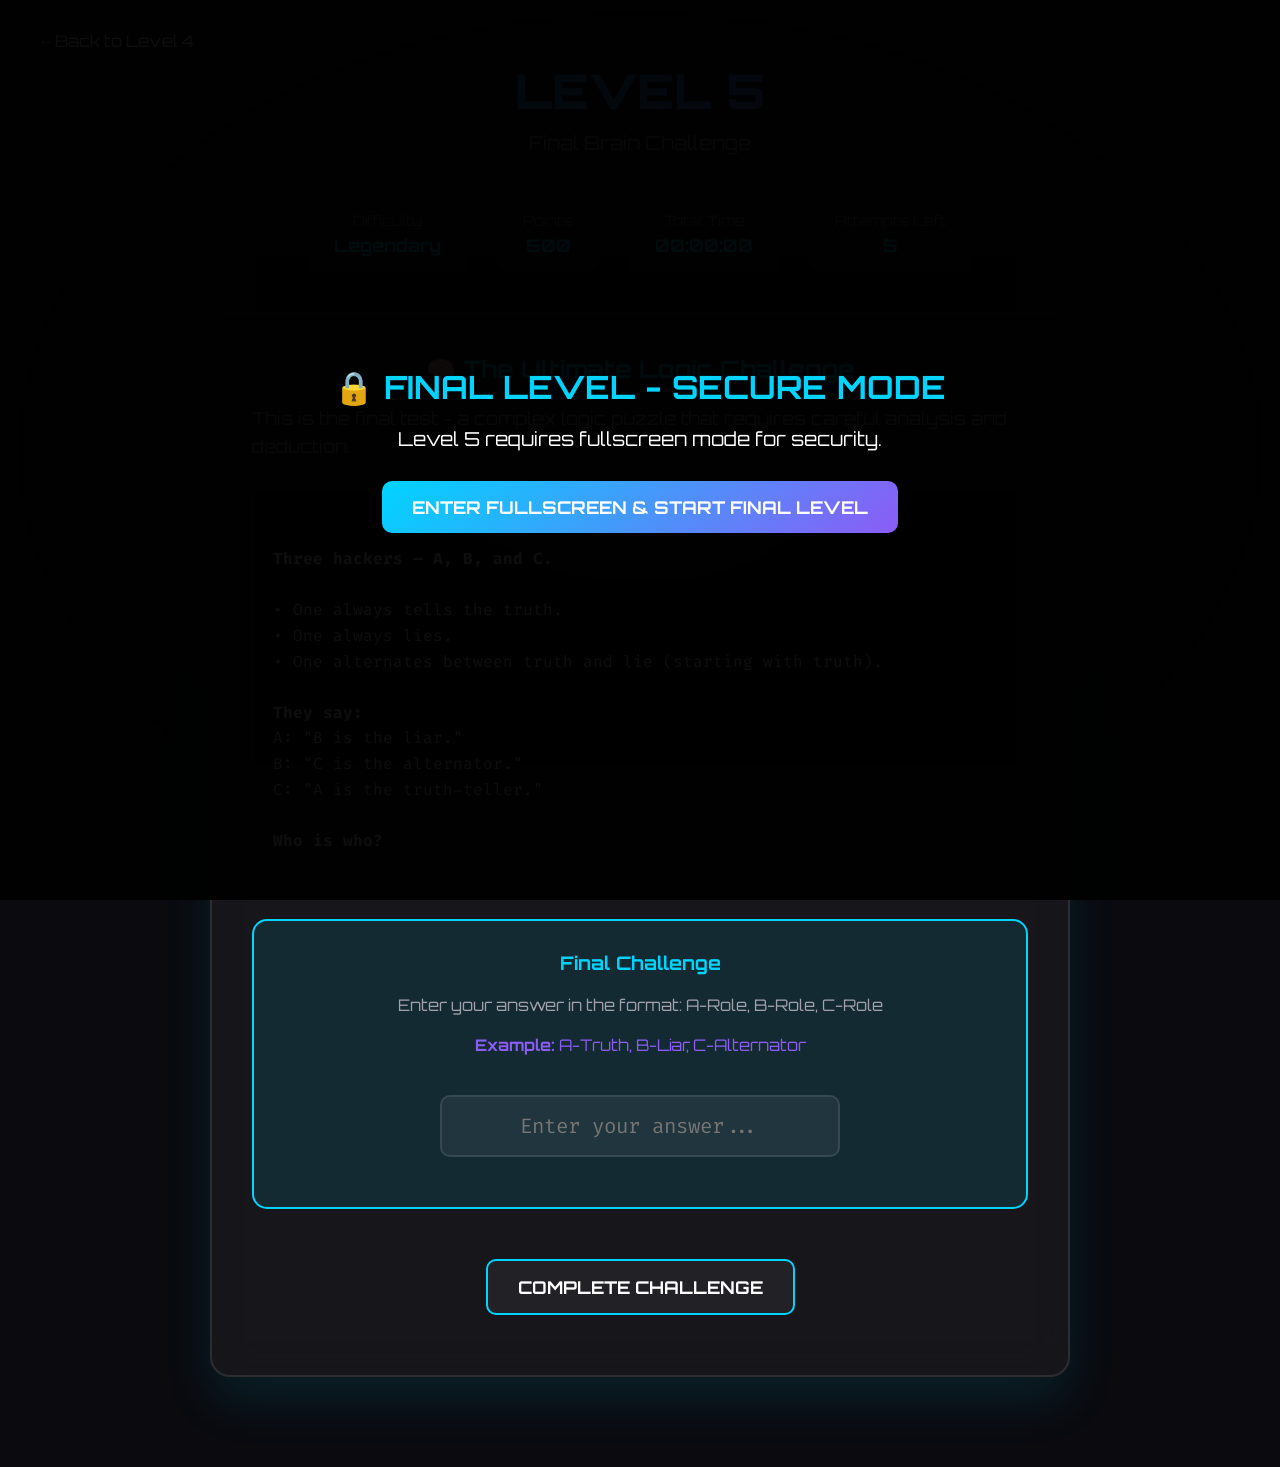
<file: level5.html>
<!DOCTYPE html>
<html lang="en">
<head>
    <meta charset="UTF-8">
    <meta name="viewport" content="width=device-width, initial-scale=1.0">
    <title>Level 5 - Final Challenge | Shadow Pages</title>
    <link href="https://fonts.googleapis.com/css2?family=Orbitron:wght@300;400;700;900&family=Fira+Code:wght@300;400;500;700&display=swap" rel="stylesheet">
    <style>
        /* Reset and Base Styles */
        * {
            margin: 0;
            padding: 0;
            box-sizing: border-box;
        }

        :root {
            --primary-bg: #0a0a0f;
            --secondary-bg: #1a1a2e;
            --glass-bg: rgba(255, 255, 255, 0.05);
            --glass-border: rgba(255, 255, 255, 0.1);
            --neon-blue: #00d4ff;
            --neon-purple: #8b5cf6;
            --neon-pink: #f472b6;
            --text-primary: #ffffff;
            --text-secondary: #a1a1aa;
            --text-muted: #71717a;
            --success-color: #00ff00;
            --gradient-primary: linear-gradient(135deg, var(--neon-blue), var(--neon-purple));
        }

        body {
            font-family: 'Orbitron', monospace;
            background: var(--primary-bg);
            color: var(--text-primary);
            min-height: 100vh;
            padding: 20px;
        }

        /* Animated Background */
        .animated-bg {
            position: fixed;
            top: 0;
            left: 0;
            width: 100%;
            height: 100%;
            z-index: -1;
            background: radial-gradient(ellipse at center, rgba(139, 92, 246, 0.1) 0%, transparent 70%);
        }

        .container {
            max-width: 900px;
            margin: 0 auto;
            padding: 40px 20px;
        }

        .level-header {
            text-align: center;
            margin-bottom: 40px;
        }

        .level-title {
            font-size: clamp(2rem, 5vw, 3rem);
            font-weight: 900;
            background: var(--gradient-primary);
            -webkit-background-clip: text;
            -webkit-text-fill-color: transparent;
            background-clip: text;
            margin-bottom: 10px;
            animation: finalGlow 2s ease-in-out infinite alternate;
        }

        @keyframes finalGlow {
            0% { filter: drop-shadow(0 0 10px rgba(0, 212, 255, 0.5)); }
            100% { filter: drop-shadow(0 0 20px rgba(139, 92, 246, 0.8)); }
        }

        .level-subtitle {
            font-size: 1.2rem;
            color: var(--text-secondary);
            margin-bottom: 20px;
        }

        .level-info {
            display: flex;
            justify-content: center;
            gap: 30px;
            margin-bottom: 40px;
            flex-wrap: wrap;
        }

        .info-item {
            background: var(--glass-bg);
            backdrop-filter: blur(20px);
            border: 1px solid var(--glass-border);
            border-radius: 10px;
            padding: 15px 25px;
            text-align: center;
        }

        .info-label {
            font-size: 0.9rem;
            color: var(--text-muted);
            margin-bottom: 5px;
        }

        .info-value {
            font-size: 1.1rem;
            color: var(--neon-blue);
            font-weight: 700;
        }

        .question-container {
            background: var(--glass-bg);
            backdrop-filter: blur(20px);
            border: 2px solid var(--glass-border);
            border-radius: 20px;
            padding: 40px;
            margin-bottom: 30px;
            box-shadow: 0 25px 50px rgba(0, 212, 255, 0.1);
        }

        .question-title {
            font-size: 1.5rem;
            color: var(--neon-blue);
            margin-bottom: 20px;
            text-align: center;
        }

        .question-text {
            font-size: 1.1rem;
            line-height: 1.6;
            margin-bottom: 30px;
            color: var(--text-secondary);
        }

        .challenge-grid {
            display: grid;
            grid-template-columns: repeat(auto-fit, minmax(250px, 1fr));
            gap: 20px;
            margin: 30px 0;
        }

        .mini-challenge {
            background: rgba(0, 0, 0, 0.3);
            border: 1px solid var(--glass-border);
            border-radius: 10px;
            padding: 20px;
            text-align: center;
        }

        .mini-title {
            color: var(--neon-purple);
            font-size: 1rem;
            margin-bottom: 15px;
            font-weight: 700;
        }

        .mini-content {
            font-family: 'Fira Code', monospace;
            font-size: 1.1rem;
            color: var(--text-primary);
            margin-bottom: 15px;
        }

        .mini-input {
            width: 80px;
            padding: 8px;
            background: rgba(255, 255, 255, 0.05);
            border: 1px solid var(--glass-border);
            border-radius: 5px;
            color: var(--text-primary);
            font-family: 'Fira Code', monospace;
            text-align: center;
            font-size: 1rem;
        }

        .mini-input:focus {
            outline: none;
            border-color: var(--neon-blue);
            box-shadow: 0 0 10px rgba(0, 212, 255, 0.3);
        }

        .final-answer {
            background: rgba(0, 212, 255, 0.1);
            border: 2px solid var(--neon-blue);
            border-radius: 15px;
            padding: 30px;
            margin: 30px 0;
            text-align: center;
        }

        .final-input {
            width: 100%;
            max-width: 400px;
            padding: 15px 20px;
            background: rgba(255, 255, 255, 0.05);
            border: 2px solid var(--glass-border);
            border-radius: 10px;
            color: var(--text-primary);
            font-size: 1.3rem;
            font-family: 'Fira Code', monospace;
            text-align: center;
            margin: 20px 10px;
            transition: all 0.3s ease;
        }

        .final-input:focus {
            outline: none;
            border-color: var(--neon-blue);
            box-shadow: 0 0 20px rgba(0, 212, 255, 0.3);
        }

        .submit-btn {
            background: var(--glass-bg);
            border: 2px solid var(--neon-blue);
            border-radius: 10px;
            color: var(--text-primary);
            font-size: 1.1rem;
            font-weight: 700;
            font-family: 'Orbitron', monospace;
            padding: 15px 30px;
            cursor: pointer;
            transition: all 0.3s ease;
            text-transform: uppercase;
            margin: 20px 10px;
        }

        .submit-btn:hover {
            border-color: var(--neon-purple);
            box-shadow: 0 0 30px rgba(0, 212, 255, 0.5);
            transform: translateY(-2px);
        }

        .result-message {
            margin-top: 20px;
            padding: 15px;
            border-radius: 10px;
            font-weight: 600;
            display: none;
        }

        .result-message.success {
            background: rgba(0, 255, 0, 0.1);
            border: 1px solid var(--success-color);
            color: var(--success-color);
        }

        .result-message.error {
            background: rgba(255, 0, 64, 0.1);
            border: 1px solid #ff0040;
            color: #ff0040;
        }

        .victory-message {
            background: linear-gradient(135deg, rgba(0, 212, 255, 0.2), rgba(139, 92, 246, 0.2));
            border: 2px solid var(--neon-blue);
            border-radius: 20px;
            padding: 40px;
            text-align: center;
            margin-top: 30px;
            display: none;
            animation: victoryGlow 1s ease-in-out infinite alternate;
        }

        @keyframes victoryGlow {
            0% { box-shadow: 0 0 20px rgba(0, 212, 255, 0.3); }
            100% { box-shadow: 0 0 40px rgba(139, 92, 246, 0.5); }
        }

        .back-btn {
            position: fixed;
            top: 20px;
            left: 20px;
            background: var(--glass-bg);
            border: 1px solid var(--glass-border);
            border-radius: 10px;
            color: var(--text-primary);
            padding: 10px 20px;
            text-decoration: none;
            font-family: 'Orbitron', monospace;
            transition: all 0.3s ease;
        }

        .back-btn:hover {
            border-color: var(--neon-blue);
            box-shadow: 0 0 20px rgba(0, 212, 255, 0.3);
        }

        @media (max-width: 768px) {
            .container {
                padding: 20px 10px;
            }
            
            .question-container, .final-answer, .victory-message {
                padding: 20px;
            }
            
            .level-info {
                gap: 15px;
            }
            
            .challenge-grid {
                grid-template-columns: 1fr;
                gap: 15px;
            }
        }
    </style>
</head>
<body>
    <div class="animated-bg"></div>
    
    <a href="level4.html" class="back-btn">← Back to Level 4</a>
    
    <div class="container">
        <div class="level-header">
            <h1 class="level-title">LEVEL 5</h1>
            <p class="level-subtitle">Final Brain Challenge</p>
        </div>
        
        <div class="level-info">
            <div class="info-item">
                <div class="info-label">Difficulty</div>
                <div class="info-value">Legendary</div>
            </div>
            <div class="info-item">
                <div class="info-label">Points</div>
                <div class="info-value">500</div>
            </div>
            <div class="info-item">
                <div class="info-label">Total Time</div>
                <div class="info-value" id="totalTimer">00:00:00</div>
            </div>
            <div class="info-item">
                <div class="info-label">Attempts Left</div>
                <div class="info-value" id="attemptsLeft">5</div>
            </div>
        </div>
        
        <div class="question-container">
            <h2 class="question-title">🧠 The Ultimate Logic Challenge</h2>
            <p class="question-text">
                This is the final test - a complex logic puzzle that requires careful analysis and deduction.
            </p>
            
            <div class="challenge-grid">
                <div class="mini-challenge" style="grid-column: 1 / -1;">
                    <div class="mini-title">Logic Puzzle</div>
                    <div class="mini-content" style="font-size: 1rem; line-height: 1.6; text-align: left;">
                        <strong>Three hackers — A, B, and C.</strong><br><br>
                        • One always tells the truth.<br>
                        • One always lies.<br>
                        • One alternates between truth and lie (starting with truth).<br><br>
                        
                        <strong>They say:</strong><br>
                        A: "B is the liar."<br>
                        B: "C is the alternator."<br>
                        C: "A is the truth-teller."<br><br>
                        
                        <strong>Who is who?</strong>
                    </div>
                </div>
            </div>
            
            <div class="final-answer">
                <h3 style="color: var(--neon-blue); margin-bottom: 20px;">Final Challenge</h3>
                <p style="color: var(--text-secondary); margin-bottom: 20px;">
                    Enter your answer in the format: A-Role, B-Role, C-Role
                </p>
                <p style="color: var(--neon-purple); margin-bottom: 20px;">
                    <strong>Example:</strong> A-Truth, B-Liar, C-Alternator
                </p>
                <input type="text" class="final-input" id="finalAnswer" placeholder="Enter your answer..." maxlength="50" autocomplete="off" autocapitalize="off" autocorrect="off" spellcheck="false">
            </div>
            
            <div style="text-align: center;">
                <button class="submit-btn" onclick="checkAnswer()">Complete Challenge</button>
            </div>
            
            <div class="result-message" id="resultMessage"></div>
        </div>
        
        <div class="victory-message" id="victoryMessage">
            <h2 style="color: var(--neon-blue); margin-bottom: 20px;">🎉 CONGRATULATIONS! 🎉</h2>
            <p style="font-size: 1.2rem; margin-bottom: 20px;">
                You have successfully completed all 5 levels of Shadow Pages!
            </p>
            <p style="color: var(--neon-purple); margin-bottom: 30px;">
                You are now officially a <strong>SHADOW PAGES FINISHER</strong>!
            </p>
            <button class="submit-btn" onclick="goToHome()">Return to Home</button>
        </div>
    </div>

    <script>
        // Correct answer: A-Alternator, B-Liar, C-Truth
        // Logic: If A is alternator (first statement is truth), then B is liar (true)
        // If B is liar, then "C is alternator" is false, so C is truth-teller
        // If C is truth-teller, then "A is truth-teller" is false, confirming A is alternator
        
        function checkAnswer() {
            const finalAnswer = document.getElementById('finalAnswer').value.trim().toLowerCase();
            const resultMessage = document.getElementById('resultMessage');
            
            if (!finalAnswer) {
                showResult('Please enter your answer!', 'error');
                return;
            }
            
            // Check global attempt limit across all levels
            let totalAttempts = parseInt(localStorage.getItem('totalAttempts') || '0');
            if (totalAttempts >= 5) {
                showResult('❌ Game Over! You have exceeded the maximum of 5 attempts across all levels.', 'error');
                setTimeout(() => {
                    alert('Challenge failed! You used all 5 attempts across all levels. Redirecting to home page.');
                    localStorage.removeItem('totalAttempts');
                    localStorage.removeItem('challengeStartTime');
                    window.location.href = 'index.html';
                }, 2000);
                return;
            }
            
            // Check for correct answer variations
            const correctAnswers = [
                'a-alternator, b-liar, c-truth',
                'a-alternator, b-liar, c-truth-teller',
                'a alternator b liar c truth',
                'a alternator b liar c truth teller',
                'alternator liar truth',
                'alternator liar truth-teller'
            ];
            
            const normalizedAnswer = finalAnswer.replace(/[^\w\s,-]/g, '').replace(/\s+/g, ' ');
            const isCorrect = correctAnswers.some(correct => 
                normalizedAnswer.includes(correct) ||
                (normalizedAnswer.includes('alternator') && normalizedAnswer.includes('liar') && normalizedAnswer.includes('truth'))
            );
            
            if (isCorrect) {
                // Disable tab monitoring since challenge is completed
                challengeCompleted = true;
                
                // Set challenge status to completed
                localStorage.setItem('challengeStatus', 'completed');
                
                showResult('🎉 PERFECT! You solved the logic puzzle correctly!', 'success');
                
                // Add to leaderboard and get final time
                const finalTime = addToLeaderboard();
                
                setTimeout(() => {
                    // Update victory message with completion time
                    const victoryMessage = document.getElementById('victoryMessage');
                    
                    // Add completion time to victory message
                    const timeDisplay = document.createElement('div');
                    timeDisplay.style.cssText = `
                        background: rgba(0, 255, 0, 0.1);
                        border: 2px solid var(--success-color);
                        border-radius: 15px;
                        padding: 20px;
                        margin: 20px 0;
                        font-size: 1.5rem;
                        font-weight: bold;
                        color: var(--success-color);
                    `;
                    timeDisplay.innerHTML = `
                        <div style="margin-bottom: 10px;">🏆 FINAL COMPLETION TIME 🏆</div>
                        <div style="font-size: 2rem; font-family: 'Fira Code', monospace;">${finalTime}</div>
                    `;
                    
                    // Insert time display before the return button
                    const returnButton = victoryMessage.querySelector('.submit-btn');
                    victoryMessage.insertBefore(timeDisplay, returnButton);
                    
                    victoryMessage.style.display = 'block';
                    document.querySelector('.question-container').style.display = 'none';
                }, 2000);
            } else {
                // Increment global attempt counter
                totalAttempts++;
                localStorage.setItem('totalAttempts', totalAttempts.toString());
                const remaining = 5 - totalAttempts;
                
                if (remaining > 0) {
                    showResult(`❌ Incorrect. Think through each possibility systematically. ${remaining} attempts remaining across all levels!`, 'error');
                    updateAttemptsDisplay();
                } else {
                    // Show correct answer when limit exceeded
                    showResult('❌ Game Over! You have used all 5 attempts across all levels. The correct answer was: A-Alternator, B-Liar, C-Truth-teller', 'error');
                    
                    // Update user status to failed and set challenge status
                    updateUserProgress(5, 'failed');
                    localStorage.setItem('challengeStatus', 'failed');
                    
                    // Disable input and button
                    document.getElementById('finalAnswer').disabled = true;
                    document.querySelector('.submit-btn').disabled = true;
                    document.querySelector('.submit-btn').style.opacity = '0.5';
                    document.querySelector('.submit-btn').style.cursor = 'not-allowed';
                    
                    setTimeout(() => {
                        alert('Challenge failed! You used all 5 attempts across all levels. The correct answer was: A-Alternator, B-Liar, C-Truth-teller. Redirecting to home page.');
                        localStorage.removeItem('totalAttempts');
                        localStorage.removeItem('challengeStartTime');
                        goToHome();
                    }, 8000);
                }
            }
        }
        
        function addToLeaderboard() {
            // Get completion time
            const challengeStartTime = localStorage.getItem('challengeStartTime');
            if (!challengeStartTime) return '00:00:00';
            
            const completionTime = new Date().getTime();
            const totalTime = completionTime - parseInt(challengeStartTime);
            
            // Stop the timer
            if (timerInterval) {
                clearInterval(timerInterval);
            }
            
            // Format time as HH:MM:SS for display
            const hours = Math.floor(totalTime / (1000 * 60 * 60));
            const minutes = Math.floor((totalTime % (1000 * 60 * 60)) / (1000 * 60));
            const seconds = Math.floor((totalTime % (1000 * 60)) / 1000);
            const fullFormattedTime = 
                String(hours).padStart(2, '0') + ':' +
                String(minutes).padStart(2, '0') + ':' +
                String(seconds).padStart(2, '0');
            
            // Format time as MM:SS for leaderboard
            const totalMinutes = Math.floor(totalTime / (1000 * 60));
            const remainingSeconds = Math.floor((totalTime % (1000 * 60)) / 1000);
            const leaderboardTime = String(totalMinutes).padStart(2, '0') + ':' + String(remainingSeconds).padStart(2, '0');
            
            // Update the timer display to show final time
            document.getElementById('totalTimer').textContent = fullFormattedTime;
            document.getElementById('totalTimer').style.color = 'var(--success-color)';
            document.getElementById('totalTimer').style.fontWeight = 'bold';
            
            // Get or create participant name
            let participantName = localStorage.getItem('participantName');
            if (!participantName) {
                participantName = prompt('Congratulations! Enter your name for the leaderboard:') || 'Anonymous';
                localStorage.setItem('participantName', participantName);
            }
            
            // Create leaderboard entry
            const leaderboardEntry = {
                name: participantName,
                level: 5,
                time: leaderboardTime,
                status: 'completed',
                timestamp: completionTime
            };
            
            // Get existing leaderboard data
            let leaderboardData = JSON.parse(localStorage.getItem('leaderboardData') || '[]');
            
            // Add new entry
            leaderboardData.push(leaderboardEntry);
            
            // Sort by completion time (fastest first)
            leaderboardData.sort((a, b) => {
                if (a.status === 'completed' && b.status !== 'completed') return -1;
                if (a.status !== 'completed' && b.status === 'completed') return 1;
                if (a.status === 'completed' && b.status === 'completed') {
                    return a.timestamp - b.timestamp;
                }
                return 0;
            });
            
            // Save updated leaderboard
            localStorage.setItem('leaderboardData', JSON.stringify(leaderboardData));
            
            // Store final completion time for display
            localStorage.setItem('finalCompletionTime', fullFormattedTime);
            
            // Trigger immediate leaderboard refresh on homepage
            if (window.opener && window.opener.animatedLeaderboard) {
                window.opener.animatedLeaderboard.forceRefresh();
            }
            
            // Clear challenge data
            localStorage.removeItem('challengeStartTime');
            
            // Return the formatted time for display
            return fullFormattedTime;
        }
        
        function showResult(message, type) {
            const resultMessage = document.getElementById('resultMessage');
            resultMessage.textContent = message;
            resultMessage.className = `result-message ${type}`;
            resultMessage.style.display = 'block';
            
            setTimeout(() => {
                if (type === 'error') {
                    resultMessage.style.display = 'none';
                }
            }, 4000);
        }
        
        // Allow Enter key to submit
        document.addEventListener('keypress', (e) => {
            if (e.key === 'Enter') {
                checkAnswer();
            }
        });
        
        // Timer functionality
        let startTime = null;
        let timerInterval = null;
        
        function initializeTimer() {
            // Get the challenge start time from localStorage
            const challengeStartTime = localStorage.getItem('challengeStartTime');
            
            if (challengeStartTime) {
                startTime = parseInt(challengeStartTime);
                // Start the timer display
                updateTimer();
                timerInterval = setInterval(updateTimer, 1000);
            }
        }
        
        function updateTimer() {
            const currentTime = new Date().getTime();
            const elapsedTime = currentTime - startTime;
            
            const hours = Math.floor(elapsedTime / (1000 * 60 * 60));
            const minutes = Math.floor((elapsedTime % (1000 * 60 * 60)) / (1000 * 60));
            const seconds = Math.floor((elapsedTime % (1000 * 60)) / 1000);
            
            const formattedTime = 
                String(hours).padStart(2, '0') + ':' +
                String(minutes).padStart(2, '0') + ':' +
                String(seconds).padStart(2, '0');
            
            document.getElementById('totalTimer').textContent = formattedTime;
        }
        
        // Update attempts display
        function updateAttemptsDisplay() {
            const attempts = parseInt(localStorage.getItem('totalAttempts') || '0');
            const remaining = 5 - attempts;
            document.getElementById('attemptsLeft').textContent = remaining;
            if (remaining <= 2) {
                document.getElementById('attemptsLeft').style.color = '#ff0040';
            }
        }
        
        // Function to exit fullscreen
        function exitFullscreen() {
            if (document.exitFullscreen) {
                document.exitFullscreen();
            } else if (document.webkitExitFullscreen) {
                document.webkitExitFullscreen();
            } else if (document.msExitFullscreen) {
                document.msExitFullscreen();
            }
        }

        // Function to go home with fullscreen exit
        function goToHome() {
            challengeCompleted = true; // Disable fullscreen monitoring
            exitFullscreen();
            setTimeout(() => {
                window.location.href = 'index.html';
            }, 500); // Small delay to ensure fullscreen exits
        }
        
        function enterFullscreen() {
            const elem = document.documentElement;
            
            // Try different fullscreen methods for cross-browser compatibility
            if (elem.requestFullscreen) {
                elem.requestFullscreen().catch(err => {
                    console.log('Fullscreen request failed:', err);
                });
            } else if (elem.webkitRequestFullscreen) {
                elem.webkitRequestFullscreen();
            } else if (elem.msRequestFullscreen) {
                elem.msRequestFullscreen();
            } else if (elem.mozRequestFullScreen) {
                elem.mozRequestFullScreen();
            }
            
            // Additional attempt with different element
            if (!document.fullscreenElement) {
                setTimeout(() => {
                    if (document.body.requestFullscreen) {
                        document.body.requestFullscreen().catch(err => {
                            console.log('Body fullscreen request failed:', err);
                        });
                    }
                }, 100);
            }
        }

        // Monitor tab switching and visibility - IMMEDIATE TERMINATION
        document.addEventListener('visibilitychange', () => {
            if (document.hidden && !challengeCompleted) {
                // Stop the timer
                clearInterval(window.timerInterval);
                
                // Get elapsed time
                const startTime = parseInt(localStorage.getItem('challengeStartTime'));
                const elapsedTime = Math.floor((Date.now() - startTime) / 1000);
                const minutes = Math.floor(elapsedTime / 60);
                const seconds = elapsedTime % 60;
                
                // Show correct answer
                const correctAnswer = 'A-Alternator, B-Liar, C-Truth-teller';
                
                alert(`⚠️ CHALLENGE TERMINATED!\n\nYou switched tabs/browsers during the challenge.\n\nCorrect Answer for Level 5:\n${correctAnswer}\n\nYour Time: ${minutes}m ${seconds}s\n\nRedirecting to home page...`);
                
                // Update user status to failed
                updateUserProgress(5, 'failed');
                localStorage.setItem('challengeStatus', 'failed');
                localStorage.removeItem('totalAttempts');
                localStorage.removeItem('tabSwitchCount');
                
                // Redirect to home page
                goToHome();
            }
        });

        // Prevent right-click and common shortcuts
        document.addEventListener('contextmenu', (e) => e.preventDefault());
        document.addEventListener('keydown', (e) => {
            // Prevent F12, Ctrl+Shift+I, Ctrl+Shift+J, Ctrl+U, and ESC
            if (e.key === 'F12' || 
                (e.ctrlKey && e.shiftKey && (e.key === 'I' || e.key === 'J')) ||
                (e.ctrlKey && e.key === 'u') ||
                e.key === 'Escape') {
                e.preventDefault();
                if (e.key === 'Escape') {
                    alert('Fullscreen mode is locked during the challenge for security.');
                    // Force back to fullscreen if user somehow exits
                    setTimeout(() => {
                        if (!document.fullscreenElement) {
                            enterFullscreen();
                        }
                    }, 100);
                } else {
                    alert('Developer tools are disabled during the challenge.');
                }
            }
        });
        
        // Auto-focus input and initialize timer
        document.addEventListener('DOMContentLoaded', () => {
            // Check if already in fullscreen, if not show prompt
            if (!document.fullscreenElement) {
                showFullscreenPrompt();
            } else {
                initializeLevel();
            }
        });

        // Show fullscreen prompt and handle user interaction
        function showFullscreenPrompt() {
            // Create fullscreen overlay
            const overlay = document.createElement('div');
            overlay.style.cssText = `
                position: fixed;
                top: 0;
                left: 0;
                width: 100%;
                height: 100%;
                background: rgba(0, 0, 0, 0.95);
                display: flex;
                align-items: center;
                justify-content: center;
                z-index: 10000;
                color: white;
                font-family: 'Orbitron', monospace;
            `;
            
            overlay.innerHTML = `
                <div style="text-align: center; padding: 40px;">
                    <h2 style="color: #00d4ff; margin-bottom: 20px; font-size: 2rem;">🔒 FINAL LEVEL - SECURE MODE</h2>
                    <p style="margin-bottom: 30px; font-size: 1.2rem;">Level 5 requires fullscreen mode for security.</p>
                    <button id="enterFullscreenBtn5" style="
                        padding: 15px 30px;
                        background: linear-gradient(135deg, #00d4ff, #8b5cf6);
                        border: none;
                        border-radius: 10px;
                        color: white;
                        font-size: 1.1rem;
                        font-weight: bold;
                        cursor: pointer;
                        font-family: 'Orbitron', monospace;
                    ">ENTER FULLSCREEN & START FINAL LEVEL</button>
                </div>
            `;
            
            document.body.appendChild(overlay);
            
            // Handle fullscreen button click
            document.getElementById('enterFullscreenBtn5').addEventListener('click', () => {
                enterFullscreen();
                document.body.removeChild(overlay);
                initializeLevel();
            });
        }

        // Initialize level after fullscreen is confirmed
        function initializeLevel() {
            document.getElementById('finalAnswer').focus();
            initializeTimer();
            updateAttemptsDisplay();
            updateUserProgress(5, 'active'); // Update status when entering level 5
            
            // Force fullscreen immediately and repeatedly
            enterFullscreen();
            
            // Keep trying to enter fullscreen until successful
            const fullscreenInterval = setInterval(() => {
                if (!document.fullscreenElement) {
                    enterFullscreen();
                } else {
                    clearInterval(fullscreenInterval);
                }
            }, 100);
            
            // Clear interval after 3 seconds to avoid infinite loop
            setTimeout(() => {
                clearInterval(fullscreenInterval);
            }, 3000);
            
            // Add comprehensive listeners to the main input field
            const finalAnswerInput = document.getElementById('finalAnswer');
            if (finalAnswerInput) {
                // Multiple event types to catch all interactions
                ['click', 'focus', 'mousedown', 'touchstart', 'input'].forEach(eventType => {
                    finalAnswerInput.addEventListener(eventType, () => {
                        if (!document.fullscreenElement && !challengeCompleted) {
                            console.log(`Fullscreen triggered by ${eventType} on finalAnswer`);
                            enterFullscreen();
                        }
                    });
                });
            }
            
            // Add listeners to all input elements (in case there are others)
            const allInputs = document.querySelectorAll('input, textarea, select');
            allInputs.forEach(input => {
                ['click', 'focus', 'mousedown', 'touchstart'].forEach(eventType => {
                    input.addEventListener(eventType, () => {
                        if (!document.fullscreenElement && !challengeCompleted) {
                            console.log(`Fullscreen triggered by ${eventType} on input`);
                            enterFullscreen();
                        }
                    });
                });
            });
            
            // Add click listener to the entire document as fallback
            document.addEventListener('click', (e) => {
                if (!document.fullscreenElement && !challengeCompleted) {
                    console.log('Fullscreen triggered by document click');
                    enterFullscreen();
                }
            });
        }

        // Additional fullscreen enforcement on page focus
        window.addEventListener('focus', () => {
            if (!document.fullscreenElement && !challengeCompleted) {
                console.log('Fullscreen triggered by window focus');
                enterFullscreen();
            }
        });

        // Additional fullscreen enforcement on page visibility
        document.addEventListener('visibilitychange', () => {
            if (!document.hidden && !document.fullscreenElement && !challengeCompleted) {
                setTimeout(() => {
                    console.log('Fullscreen triggered by visibility change');
                    enterFullscreen();
                }, 100);
            }
        });

        // Re-enter fullscreen if user exits - AGGRESSIVE MODE
        document.addEventListener('fullscreenchange', () => {
            if (!document.fullscreenElement && !challengeCompleted) {
                // Immediately re-enter fullscreen without alert
                setTimeout(() => {
                    enterFullscreen();
                }, 50);
            }
        });
        
        // Add input validation and hints
        document.getElementById('logic').addEventListener('input', function() {
            if (this.value == 70) this.style.borderColor = 'var(--success-color)';
        });
        
        document.getElementById('math').addEventListener('input', function() {
            if (this.value == 5) this.style.borderColor = 'var(--success-color)';
        });
        
        document.getElementById('pattern').addEventListener('input', function() {
            if (this.value == 64) this.style.borderColor = 'var(--success-color)';
        });
        
        document.getElementById('binary').addEventListener('input', function() {
            if (this.value == 8) this.style.borderColor = 'var(--success-color)';
        });
    </script>
</body>
</html>
</file>
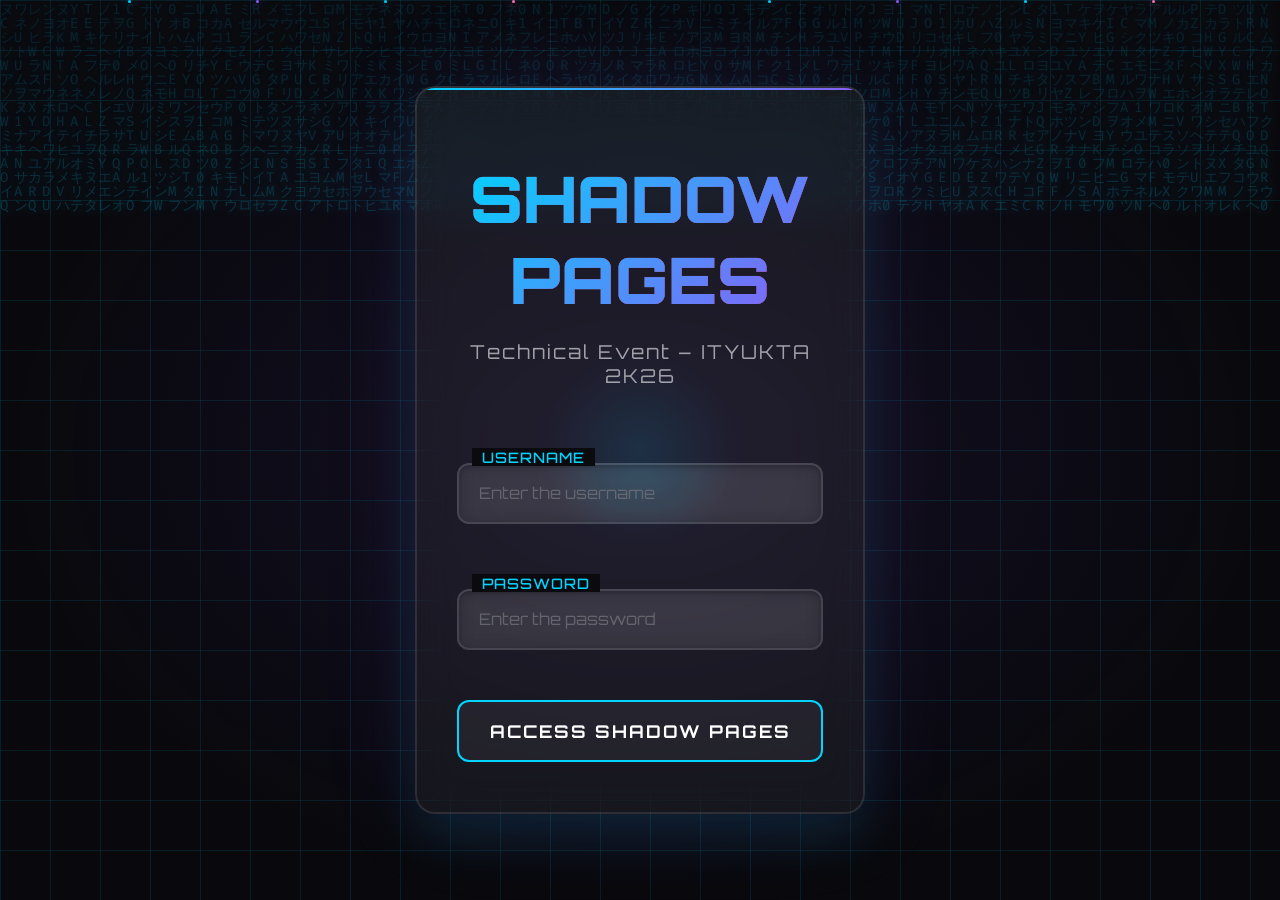
<file: login2.html>
<!DOCTYPE html>
<html lang="en">

<head>
    <meta charset="UTF-8">
    <meta name="viewport" content="width=device-width, initial-scale=1.0">
    <title>Shadow Pages - Login | ITYUKTA 2K26</title>
    <link
        href="https://fonts.googleapis.com/css2?family=Orbitron:wght@300;400;700;900&family=Fira+Code:wght@300;400;500;700&display=swap"
        rel="stylesheet">
    <style>
        /* Reset and Base Styles */
        * {
            margin: 0;
            padding: 0;
            box-sizing: border-box;
        }

        :root {
            --primary-bg: #0a0a0f;
            --secondary-bg: #1a1a2e;
            --glass-bg: rgba(255, 255, 255, 0.05);
            --glass-border: rgba(255, 255, 255, 0.1);
            --neon-blue: #00d4ff;
            --neon-purple: #8b5cf6;
            --neon-pink: #f472b6;
            --text-primary: #ffffff;
            --text-secondary: #a1a1aa;
            --text-muted: #71717a;
            --error-color: #ff0040;
            --success-color: #00ff00;
            --gradient-primary: linear-gradient(135deg, var(--neon-blue), var(--neon-purple));
            --gradient-secondary: linear-gradient(135deg, var(--neon-purple), var(--neon-pink));
        }

        body {
            font-family: 'Orbitron', monospace;
            background: var(--primary-bg);
            color: var(--text-primary);
            overflow: hidden;
            height: 100vh;
            display: flex;
            align-items: center;
            justify-content: center;
            position: relative;
        }

        /* Animated Background */
        .animated-background {
            position: fixed;
            top: 0;
            left: 0;
            width: 100%;
            height: 100%;
            z-index: -2;
            overflow: hidden;
        }

        /* Matrix Rain Canvas */
        #matrix-canvas {
            position: absolute;
            top: 0;
            left: 0;
            width: 100%;
            height: 100%;
            opacity: 0.2;
            z-index: -1;
        }

        .bg-gradient {
            position: absolute;
            top: 0;
            left: 0;
            width: 100%;
            height: 100%;
            background: radial-gradient(ellipse at center, rgba(139, 92, 246, 0.1) 0%, transparent 70%);
            animation: gradientShift 8s ease-in-out infinite;
        }

        @keyframes gradientShift {

            0%,
            100% {
                background: radial-gradient(ellipse at center, rgba(139, 92, 246, 0.1) 0%, transparent 70%);
            }

            50% {
                background: radial-gradient(ellipse at center, rgba(0, 212, 255, 0.1) 0%, transparent 70%);
            }
        }

        .bg-grid {
            position: absolute;
            top: 0;
            left: 0;
            width: 100%;
            height: 100%;
            background-image:
                linear-gradient(rgba(0, 212, 255, 0.1) 1px, transparent 1px),
                linear-gradient(90deg, rgba(0, 212, 255, 0.1) 1px, transparent 1px);
            background-size: 50px 50px;
            animation: gridMove 20s linear infinite;
        }

        @keyframes gridMove {
            0% {
                transform: translate(0, 0);
            }

            100% {
                transform: translate(50px, 50px);
            }
        }

        /* Floating Particles */
        .particles {
            position: absolute;
            top: 0;
            left: 0;
            width: 100%;
            height: 100%;
            pointer-events: none;
        }

        .particle {
            position: absolute;
            width: 3px;
            height: 3px;
            background: var(--neon-blue);
            border-radius: 50%;
            box-shadow: 0 0 10px var(--neon-blue);
            animation: particleFloat 15s linear infinite;
        }

        .particle:nth-child(1) {
            left: 10%;
            animation-delay: 0s;
            animation-duration: 12s;
        }

        .particle:nth-child(2) {
            left: 20%;
            animation-delay: 2s;
            animation-duration: 18s;
            background: var(--neon-purple);
            box-shadow: 0 0 10px var(--neon-purple);
        }

        .particle:nth-child(3) {
            left: 30%;
            animation-delay: 4s;
            animation-duration: 14s;
        }

        .particle:nth-child(4) {
            left: 40%;
            animation-delay: 6s;
            animation-duration: 16s;
            background: var(--neon-pink);
            box-shadow: 0 0 10px var(--neon-pink);
        }

        .particle:nth-child(5) {
            left: 60%;
            animation-delay: 8s;
            animation-duration: 20s;
        }

        .particle:nth-child(6) {
            left: 70%;
            animation-delay: 10s;
            animation-duration: 13s;
            background: var(--neon-purple);
            box-shadow: 0 0 10px var(--neon-purple);
        }

        .particle:nth-child(7) {
            left: 80%;
            animation-delay: 12s;
            animation-duration: 17s;
        }

        .particle:nth-child(8) {
            left: 90%;
            animation-delay: 14s;
            animation-duration: 19s;
            background: var(--neon-pink);
            box-shadow: 0 0 10px var(--neon-pink);
        }

        @keyframes particleFloat {
            0% {
                transform: translateY(100vh) rotate(0deg);
                opacity: 0;
            }

            10% {
                opacity: 1;
            }

            90% {
                opacity: 1;
            }

            100% {
                transform: translateY(-100px) rotate(360deg);
                opacity: 0;
            }
        }

        /* Login Container */
        .login-container {
            background: var(--glass-bg);
            backdrop-filter: blur(20px);
            border: 2px solid var(--glass-border);
            border-radius: 20px;
            padding: 50px 40px;
            width: 90%;
            max-width: 450px;
            text-align: center;
            position: relative;
            overflow: hidden;
            box-shadow:
                0 25px 50px rgba(0, 212, 255, 0.1),
                0 0 100px rgba(139, 92, 246, 0.1);
            animation: loginFadeIn 1.5s ease-out;
        }

        @keyframes loginFadeIn {
            0% {
                opacity: 0;
                transform: translateY(50px) scale(0.9);
            }

            100% {
                opacity: 1;
                transform: translateY(0) scale(1);
            }
        }

        .login-container::before {
            content: '';
            position: absolute;
            top: 0;
            left: 0;
            right: 0;
            height: 2px;
            background: var(--gradient-primary);
            animation: borderGlow 3s ease-in-out infinite;
        }

        @keyframes borderGlow {

            0%,
            100% {
                opacity: 0.5;
                box-shadow: 0 0 20px var(--neon-blue);
            }

            50% {
                opacity: 1;
                box-shadow: 0 0 40px var(--neon-blue);
            }
        }

        .login-container::after {
            content: '';
            position: absolute;
            top: -2px;
            left: -2px;
            right: -2px;
            bottom: -2px;
            background: var(--gradient-primary);
            border-radius: 22px;
            z-index: -1;
            opacity: 0;
            transition: opacity 0.3s ease;
        }

        .login-container:hover::after {
            opacity: 0.1;
        }

        /* Enhanced Glitch Animation for SHADOW PAGES */
        .main-title {
            font-size: clamp(2.5rem, 6vw, 4rem);
            font-weight: 900;
            background: var(--gradient-primary);
            -webkit-background-clip: text;
            -webkit-text-fill-color: transparent;
            background-clip: text;
            margin-bottom: 20px;
            margin-top: 20px;
            position: relative;
            animation: intenseGlitch 3s infinite;
        }

        @keyframes intenseGlitch {

            0%,
            90%,
            100% {
                transform: translate(0);
                filter: hue-rotate(0deg);
            }

            1% {
                transform: translate(-3px, -3px);
                filter: hue-rotate(90deg);
            }

            2% {
                transform: translate(3px, 3px);
                filter: hue-rotate(180deg);
            }

            3% {
                transform: translate(-3px, 3px);
                filter: hue-rotate(270deg);
            }

            4% {
                transform: translate(3px, -3px);
                filter: hue-rotate(360deg);
            }

            5% {
                transform: translate(0);
                filter: hue-rotate(0deg);
            }

            10% {
                transform: translate(-2px, 2px);
                filter: hue-rotate(45deg);
            }

            15% {
                transform: translate(2px, -2px);
                filter: hue-rotate(135deg);
            }

            20% {
                transform: translate(0);
                filter: hue-rotate(0deg);
            }
        }

        .main-title::before,
        .main-title::after {
            content: 'SHADOW PAGES';
            position: absolute;
            top: 0;
            left: 0;
            width: 100%;
            height: 100%;
            z-index: -1;
        }

        .main-title::before {
            background: var(--error-color);
            -webkit-background-clip: text;
            -webkit-text-fill-color: transparent;
            background-clip: text;
            animation: glitchLayer1 0.2s infinite;
        }

        .main-title::after {
            background: var(--neon-blue);
            -webkit-background-clip: text;
            -webkit-text-fill-color: transparent;
            background-clip: text;
            animation: glitchLayer2 0.3s infinite;
            z-index: -2;
        }

        @keyframes glitchLayer1 {

            0%,
            100% {
                transform: translate(0);
            }

            10% {
                transform: translate(-2px, 2px);
            }

            20% {
                transform: translate(-2px, -2px);
            }

            30% {
                transform: translate(2px, 2px);
            }

            40% {
                transform: translate(2px, -2px);
            }

            50% {
                transform: translate(-2px, 2px);
            }

            60% {
                transform: translate(2px, 2px);
            }

            70% {
                transform: translate(-2px, -2px);
            }

            80% {
                transform: translate(2px, -2px);
            }

            90% {
                transform: translate(-2px, 2px);
            }
        }

        @keyframes glitchLayer2 {

            0%,
            100% {
                transform: translate(0);
            }

            15% {
                transform: translate(3px, -3px);
            }

            25% {
                transform: translate(3px, 3px);
            }

            35% {
                transform: translate(-3px, -3px);
            }

            45% {
                transform: translate(-3px, 3px);
            }

            55% {
                transform: translate(3px, -3px);
            }

            65% {
                transform: translate(-3px, 3px);
            }

            75% {
                transform: translate(3px, 3px);
            }

            85% {
                transform: translate(-3px, -3px);
            }

            95% {
                transform: translate(3px, -3px);
            }
        }

        /* Typing Effect for Unauthorized Access Restricted */
        .access-restricted {
            font-size: 1rem;
            color: var(--error-color);
            font-family: 'Fira Code', monospace;
            margin-bottom: 20px;
            height: 20px;
            display: flex;
            align-items: center;
            justify-content: center;
            opacity: 0;
            animation: fadeInTyping 1s ease-out 2s both;
        }

        @keyframes fadeInTyping {
            0% {
                opacity: 0;
            }

            100% {
                opacity: 1;
            }
        }

        .typing-cursor {
            color: var(--error-color);
            animation: blink 1s infinite;
            margin-left: 2px;
        }

        @keyframes blink {

            0%,
            50% {
                opacity: 1;
            }

            51%,
            100% {
                opacity: 0;
            }
        }

        .sub-title {
            font-size: 1.2rem;
            color: var(--text-secondary);
            margin-bottom: 20px;
            font-weight: 400;
            letter-spacing: 2px;
            animation: subtitleFade 2s ease-out 0.5s both;
        }

        @keyframes subtitleFade {
            0% {
                opacity: 0;
                transform: translateY(20px);
            }

            100% {
                opacity: 1;
                transform: translateY(0);
            }
        }

        /* Form Styles */
        .login-form {
            display: flex;
            flex-direction: column;
            gap: 25px;
            animation: formSlideUp 2s ease-out 1s both;
        }

        @keyframes formSlideUp {
            0% {
                opacity: 0;
                transform: translateY(30px);
            }

            100% {
                opacity: 1;
                transform: translateY(0);
            }
        }

        .input-group {
            position: relative;
            margin-bottom: 25px;
        }

        .input-field {
            width: 100%;
            padding: 18px 20px;
            background: rgba(255, 255, 255, 0.08);
            border: 2px solid var(--glass-border);
            border-radius: 12px;
            color: var(--text-primary);
            font-size: 1rem;
            font-family: 'Fira Code', monospace;
            transition: all 0.3s ease;
            backdrop-filter: blur(10px);
            box-shadow: inset 0 2px 4px rgba(0, 0, 0, 0.2);
            margin-top: 15px;
        }

        .input-field:focus {
            outline: none;
            border-color: var(--neon-blue);
            background: rgba(0, 212, 255, 0.08);
            box-shadow:
                0 0 20px rgba(0, 212, 255, 0.3),
                inset 0 0 20px rgba(0, 212, 255, 0.1),
                inset 0 2px 4px rgba(0, 0, 0, 0.2);
        }

        .input-field::placeholder {
            color: var(--text-muted);
            font-family: 'Orbitron', monospace;
            opacity: 0.8;
        }

        .input-field:hover {
            border-color: rgba(0, 212, 255, 0.5);
            background: rgba(255, 255, 255, 0.1);
        }

        .input-label {
            position: absolute;
            top: 0;
            left: 15px;
            background: var(--primary-bg);
            padding: 0 10px;
            font-size: 0.9rem;
            color: var(--neon-blue);
            font-weight: 500;
            letter-spacing: 1px;
            z-index: 10;
        }

        /* Checkbox Styles */
        .checkbox-field {
            width: 20px !important;
            height: 20px !important;
            padding: 0 !important;
            margin: 15px 0 0 20px !important;
            appearance: none;
            -webkit-appearance: none;
            -moz-appearance: none;
            background: rgba(255, 255, 255, 0.08);
            border: 2px solid var(--glass-border);
            border-radius: 4px;
            cursor: pointer;
            position: relative;
            transition: all 0.3s ease;
        }

        .checkbox-field:checked {
            background: var(--neon-blue);
            border-color: var(--neon-blue);
            box-shadow: 0 0 15px rgba(0, 212, 255, 0.5);
        }

        .checkbox-field:checked::after {
            content: '✓';
            position: absolute;
            top: 50%;
            left: 50%;
            transform: translate(-50%, -50%);
            color: var(--primary-bg);
            font-size: 14px;
            font-weight: bold;
        }

        .checkbox-field:hover {
            border-color: var(--neon-blue);
            box-shadow: 0 0 10px rgba(0, 212, 255, 0.3);
        }

        .checkbox-text {
            color: var(--text-muted);
            font-family: 'Orbitron', monospace;
            font-size: 0.9rem;
            margin-left: 10px;
            opacity: 0.8;
        }

        /* Checkbox Group Styles */
        .checkbox-group {
            margin: 15px 0;
            text-align: left;
        }

        .checkbox-container {
            display: flex;
            align-items: center;
            cursor: pointer;
            padding: 10px 0;
            transition: all 0.3s ease;
        }

        .checkbox-container:hover {
            transform: translateX(5px);
        }

        .checkmark {
            width: 20px;
            height: 20px;
            background: rgba(255, 255, 255, 0.08);
            border: 2px solid var(--glass-border);
            border-radius: 4px;
            margin-right: 12px;
            position: relative;
            transition: all 0.3s ease;
        }

        .checkbox-container input[type="checkbox"] {
            display: none;
        }

        .checkbox-container input[type="checkbox"]:checked+.checkmark {
            background: var(--neon-blue);
            border-color: var(--neon-blue);
            box-shadow: 0 0 15px rgba(0, 212, 255, 0.5);
        }

        .checkbox-container input[type="checkbox"]:checked+.checkmark::after {
            content: '✓';
            position: absolute;
            top: 50%;
            left: 50%;
            transform: translate(-50%, -50%);
            color: var(--primary-bg);
            font-size: 14px;
            font-weight: bold;
        }

        .checkbox-container:hover .checkmark {
            border-color: var(--neon-blue);
            box-shadow: 0 0 10px rgba(0, 212, 255, 0.3);
        }

        /* Enhanced Login Button */
        .login-button {
            padding: 18px 30px;
            background: var(--glass-bg);
            border: 2px solid var(--neon-blue);
            border-radius: 12px;
            color: var(--text-primary);
            font-size: 1.1rem;
            font-weight: 700;
            font-family: 'Orbitron', monospace;
            cursor: pointer;
            position: relative;
            overflow: hidden;
            transition: all 0.3s ease;
            text-transform: uppercase;
            letter-spacing: 2px;
        }

        .login-button::before {
            content: '';
            position: absolute;
            top: 0;
            left: -100%;
            width: 100%;
            height: 100%;
            background: linear-gradient(90deg, transparent, rgba(255, 255, 255, 0.2), transparent);
            transition: left 0.5s;
        }

        .login-button:hover::before {
            left: 100%;
        }

        .login-button:hover {
            border-color: var(--neon-purple);
            box-shadow:
                0 0 30px rgba(0, 212, 255, 0.5),
                0 0 60px rgba(139, 92, 246, 0.3);
            transform: translateY(-2px);
            background: rgba(0, 212, 255, 0.1);
        }

        .login-button:active {
            transform: translateY(0);
            box-shadow:
                0 0 20px rgba(0, 212, 255, 0.3),
                0 0 40px rgba(139, 92, 246, 0.2);
        }

        .login-button:disabled {
            opacity: 0.5;
            cursor: not-allowed;
            transform: none;
        }

        /* Loading Animation */
        .loading {
            display: none;
            width: 20px;
            height: 20px;
            border: 2px solid var(--glass-border);
            border-top: 2px solid var(--neon-blue);
            border-radius: 50%;
            animation: spin 1s linear infinite;
            margin: 0 auto;
        }

        @keyframes spin {
            0% {
                transform: rotate(0deg);
            }

            100% {
                transform: rotate(360deg);
            }
        }

        /* Enhanced Shake Animation */
        .shake-container {
            animation: violentShake 0.8s ease-in-out;
        }

        @keyframes violentShake {

            0%,
            100% {
                transform: translateX(0) translateY(0);
            }

            10% {
                transform: translateX(-10px) translateY(-5px);
            }

            20% {
                transform: translateX(10px) translateY(5px);
            }

            30% {
                transform: translateX(-8px) translateY(-3px);
            }

            40% {
                transform: translateX(8px) translateY(3px);
            }

            50% {
                transform: translateX(-6px) translateY(-2px);
            }

            60% {
                transform: translateX(6px) translateY(2px);
            }

            70% {
                transform: translateX(-4px) translateY(-1px);
            }

            80% {
                transform: translateX(4px) translateY(1px);
            }

            90% {
                transform: translateX(-2px) translateY(0px);
            }
        }

        /* Error Message */
        .error-message {
            background: rgba(255, 0, 64, 0.1);
            border: 1px solid var(--error-color);
            border-radius: 8px;
            padding: 15px;
            color: var(--error-color);
            font-size: 0.9rem;
            font-family: 'Fira Code', monospace;
            margin-top: 20px;
            opacity: 0;
            transform: translateY(-10px);
            transition: all 0.3s ease;
            display: none;
        }

        .error-message.show {
            display: block;
            opacity: 1;
            transform: translateY(0);
            animation: errorPulse 0.5s ease-in-out;
        }

        @keyframes errorPulse {

            0%,
            100% {
                transform: scale(1);
                box-shadow: 0 0 0 rgba(255, 0, 64, 0.5);
            }

            50% {
                transform: scale(1.02);
                box-shadow: 0 0 20px rgba(255, 0, 64, 0.5);
            }
        }

        /* Success Message */
        .success-message {
            background: rgba(0, 255, 0, 0.1);
            border: 1px solid var(--success-color);
            border-radius: 8px;
            padding: 15px;
            color: var(--success-color);
            font-size: 0.9rem;
            font-family: 'Fira Code', monospace;
            margin-top: 20px;
            opacity: 0;
            transform: translateY(-10px);
            transition: all 0.3s ease;
            display: none;
        }

        .success-message.show {
            display: block;
            opacity: 1;
            transform: translateY(0);
            animation: successGlow 0.5s ease-in-out;
        }

        @keyframes successGlow {

            0%,
            100% {
                transform: scale(1);
                box-shadow: 0 0 0 rgba(0, 255, 0, 0.5);
            }

            50% {
                transform: scale(1.02);
                box-shadow: 0 0 20px rgba(0, 255, 0, 0.5);
            }
        }

        /* Transition Overlay */
        .transition-overlay {
            position: fixed;
            top: 0;
            left: 0;
            width: 100%;
            height: 100%;
            background: linear-gradient(135deg, var(--primary-bg), var(--secondary-bg));
            z-index: 10000;
            display: flex;
            align-items: center;
            justify-content: center;
            opacity: 0;
            visibility: hidden;
            transition: all 0.5s ease;
        }

        .transition-overlay.active {
            opacity: 1;
            visibility: visible;
        }

        .transition-content {
            text-align: center;
        }

        .transition-logo {
            font-family: 'Orbitron', monospace;
            font-size: 3rem;
            font-weight: 900;
            background: var(--gradient-primary);
            -webkit-background-clip: text;
            -webkit-text-fill-color: transparent;
            background-clip: text;
            margin-bottom: 30px;
            animation: intenseGlitch 1s infinite;
        }

        .transition-loader {
            width: 60px;
            height: 60px;
            border: 3px solid rgba(0, 212, 255, 0.3);
            border-top: 3px solid var(--neon-blue);
            border-radius: 50%;
            animation: spin 1s linear infinite;
            margin: 0 auto;
        }

        /* Responsive Design */
        @media (max-width: 768px) {
            .login-container {
                padding: 40px 30px;
                margin: 20px;
            }

            .main-title {
                font-size: 2.5rem;
            }

            .sub-title {
                font-size: 1rem;
                margin-bottom: 15px;
            }

            .access-restricted {
                font-size: 0.9rem;
                margin-bottom: 15px;
            }

            .input-field {
                padding: 15px 18px;
                font-size: 0.9rem;
            }

            .login-button {
                padding: 15px 25px;
                font-size: 1rem;
            }
        }

        @media (max-width: 480px) {
            .login-container {
                padding: 30px 20px;
            }

            .main-title {
                font-size: 2rem;
            }

            .sub-title {
                font-size: 0.9rem;
                letter-spacing: 1px;
            }

            .login-form {
                gap: 20px;
            }
        }

        /* Additional Glow Effects */
        .glow-effect {
            position: absolute;
            top: 50%;
            left: 50%;
            width: 200px;
            height: 200px;
            background: radial-gradient(circle, rgba(0, 212, 255, 0.1) 0%, transparent 70%);
            transform: translate(-50%, -50%);
            border-radius: 50%;
            animation: glowPulse 4s ease-in-out infinite;
            z-index: -1;
        }

        @keyframes glowPulse {

            0%,
            100% {
                opacity: 0.3;
                transform: translate(-50%, -50%) scale(1);
            }

            50% {
                opacity: 0.6;
                transform: translate(-50%, -50%) scale(1.2);
            }
        }
    </style>
</head>

<body>
    <!-- Animated Background -->
    <div class="animated-background">
        <canvas id="matrix-canvas"></canvas>
        <div class="bg-gradient"></div>
        <div class="bg-grid"></div>
        <div class="particles">
            <div class="particle"></div>
            <div class="particle"></div>
            <div class="particle"></div>
            <div class="particle"></div>
            <div class="particle"></div>
            <div class="particle"></div>
            <div class="particle"></div>
            <div class="particle"></div>
        </div>
    </div>

    <!-- Transition Overlay -->
    <div class="transition-overlay" id="transitionOverlay">
        <div class="transition-content">
            <div class="transition-logo">SHADOW PAGES</div>
            <div class="transition-loader"></div>
            <p style="color: var(--neon-blue); margin-top: 20px; font-family: 'Fira Code', monospace;">
                Accessing secure portal...
            </p>
        </div>
    </div>

    <!-- Login Container -->
    <div class="login-container" id="loginContainer">
        <div class="glow-effect"></div>

        <h1 class="main-title">SHADOW PAGES</h1>
        <p class="sub-title">Technical Event – ITYUKTA 2K26</p>
        <div class="access-restricted" id="accessRestricted"></div>

        <form class="login-form" id="loginForm">
            <div class="input-group">
                <label class="input-label">USERNAME</label>
                <input type="text" class="input-field" id="username" placeholder="Enter the username" required autocomplete="off" autocapitalize="off" autocorrect="off" spellcheck="false">
            </div>

            <div class="input-group">
                <label class="input-label">PASSWORD</label>
                <input type="password" class="input-field" id="password" placeholder="Enter the password" required autocomplete="off" autocapitalize="off" autocorrect="off" spellcheck="false">
            </div>

            <button type="submit" class="login-button" id="loginBtn">
                <span id="btnText">ACCESS SHADOW PAGES</span>
                <div class="loading" id="loading"></div>
            </button>

            <div class="error-message" id="errorMessage"></div>
            <div class="success-message" id="successMessage"></div>
        </form>
    </div>

    <script>
        // Matrix Rain Animation
        class MatrixRain {
            constructor() {
                this.canvas = document.getElementById('matrix-canvas');
                this.ctx = this.canvas.getContext('2d');
                this.chars = '01アイウエオカキクケコサシスセソタチツテトナニヌネノハヒフヘホマミムメモヤユヨラリルレロワヲンABCDEFGHIJKLMNOPQRSTUVWXYZ';
                this.fontSize = 14;
                this.columns = 0;
                this.drops = [];
                
                this.init();
                this.animate();
            }
            
            init() {
                this.canvas.width = window.innerWidth;
                this.canvas.height = window.innerHeight;
                this.columns = Math.floor(this.canvas.width / this.fontSize);
                this.drops = Array(this.columns).fill(1);
            }
            
            animate() {
                this.ctx.fillStyle = 'rgba(10, 10, 15, 0.04)';
                this.ctx.fillRect(0, 0, this.canvas.width, this.canvas.height);
                
                this.ctx.fillStyle = '#00d4ff';
                this.ctx.font = `${this.fontSize}px 'Fira Code', monospace`;
                
                for (let i = 0; i < this.drops.length; i++) {
                    const text = this.chars[Math.floor(Math.random() * this.chars.length)];
                    const x = i * this.fontSize;
                    const y = this.drops[i] * this.fontSize;
                    
                    this.ctx.shadowColor = '#00d4ff';
                    this.ctx.shadowBlur = 10;
                    this.ctx.fillText(text, x, y);
                    this.ctx.shadowBlur = 0;
                    
                    if (y > this.canvas.height && Math.random() > 0.975) {
                        this.drops[i] = 0;
                    }
                    this.drops[i]++;
                }
                
                requestAnimationFrame(() => this.animate());
            }
            
            resize() {
                this.init();
            }
        }

        // Typing effect for "Unauthorized Access Restricted"
        function typeText(element, text, speed = 100) {
            let i = 0;
            element.innerHTML = '';
            
            function type() {
                if (i < text.length) {
                    element.innerHTML += text.charAt(i);
                    i++;
                    setTimeout(type, speed);
                } else {
                    // Add blinking cursor
                    element.innerHTML += '<span class="typing-cursor">|</span>';
                }
            }
            type();
        }

        // Login form handling
        document.getElementById('loginForm').addEventListener('submit', function(e) {
            e.preventDefault();
            
            const username = document.getElementById('username').value.trim();
            const password = document.getElementById('password').value.trim();
            const loginBtn = document.getElementById('loginBtn');
            const btnText = document.getElementById('btnText');
            const loading = document.getElementById('loading');
            const errorMessage = document.getElementById('errorMessage');
            const successMessage = document.getElementById('successMessage');
            const loginContainer = document.getElementById('loginContainer');
            const transitionOverlay = document.getElementById('transitionOverlay');
            
            // Clear previous messages
            errorMessage.classList.remove('show');
            successMessage.classList.remove('show');
            
            // Basic validation
            if (!username || !password) {
                showError('Please fill in all fields');
                return;
            }
            
            // Show loading state
            loginBtn.disabled = true;
            btnText.style.display = 'none';
            loading.style.display = 'block';
            
            // Simulate authentication with specific password
            setTimeout(() => {
                // Check for specific password: "ITYUKTA 2K26"
                if (username.length >= 3 && password === 'ITYUKTA 2K26') {
                    // Success
                    showSuccess('Access granted! Redirecting to Shadow Pages...');
                    
                    // Store user session
                    localStorage.setItem('participantName', username);
                    localStorage.setItem('isLoggedIn', 'true');
                    localStorage.setItem('loginTime', Date.now().toString());
                    
                    // Show transition overlay
                    setTimeout(() => {
                        transitionOverlay.classList.add('active');
                        
                        // Redirect to home page after transition
                        setTimeout(() => {
                            window.location.href = 'index.html';
                        }, 2000);
                    }, 1000);
                    
                } else {
                    // Error - show specific message for wrong password
                    if (password !== 'ITYUKTA 2K26') {
                        showError('Invalid password. Please enter the correct event password.');
                    } else {
                        showError('Username must be at least 3 characters long.');
                    }
                    
                    loginContainer.classList.add('shake-container');
                    
                    setTimeout(() => {
                        loginContainer.classList.remove('shake-container');
                    }, 800);
                }
                
                // Reset button state
                loginBtn.disabled = false;
                btnText.style.display = 'inline';
                loading.style.display = 'none';
                
            }, 2000); // Simulate network delay
            
            function showError(message) {
                errorMessage.textContent = message;
                errorMessage.classList.add('show');
                setTimeout(() => {
                    errorMessage.classList.remove('show');
                }, 5000);
            }
            
            function showSuccess(message) {
                successMessage.textContent = message;
                successMessage.classList.add('show');
            }
        });

        // Initialize everything when page loads
        document.addEventListener('DOMContentLoaded', function() {
            // Initialize matrix rain
            new MatrixRain();
            
            // Start typing effect after a delay
            setTimeout(() => {
                const accessRestricted = document.getElementById('accessRestricted');
                typeText(accessRestricted, 'UNAUTHORIZED ACCESS RESTRICTED', 80);
            }, 2500);
            
            // Handle window resize
            window.addEventListener('resize', () => {
                const canvas = document.getElementById('matrix-canvas');
                canvas.width = window.innerWidth;
                canvas.height = window.innerHeight;
            });
            
            // Clear any existing login session to ensure fresh login
            console.log('Login page loaded - clearing any existing session');
        });
    </script>
</body>
</html>
                <div class="loading" id="loading"></div>
            </button>
        </form>

        <div class="error-message" id="errorMessage">
            ⚠️ ACCESS DENIED: Invalid credentials. Please try again.
        </div>

        <div class="success-message" id="successMessage">
            ✅ ACCESS GRANTED: Redirecting to Shadow Pages...
        </div>
    </div>

    <script>
        // Matrix Rain Animation
        class MatrixRain {
            constructor() {
                this.canvas = document.getElementById('matrix-canvas');
                this.ctx = this.canvas.getContext('2d');
                this.chars = '01アイウエオカキクケコサシスセソタチツテトナニヌネノハヒフヘホマミムメモヤユヨラリルレロワヲンABCDEFGHIJKLMNOPQRSTUVWXYZ';
                this.fontSize = 14;
                this.columns = 0;
                this.drops = [];

                this.init();
                this.animate();
            }

            init() {
                this.canvas.width = window.innerWidth;
                this.canvas.height = window.innerHeight;
                this.columns = Math.floor(this.canvas.width / this.fontSize);
                this.drops = Array(this.columns).fill(1);
            }

            animate() {
                this.ctx.fillStyle = 'rgba(10, 10, 15, 0.04)';
                this.ctx.fillRect(0, 0, this.canvas.width, this.canvas.height);

                this.ctx.fillStyle = '#00d4ff';
                this.ctx.font = `${this.fontSize}px 'Fira Code', monospace`;

                for (let i = 0; i < this.drops.length; i++) {
                    const text = this.chars[Math.floor(Math.random() * this.chars.length)];
                    const x = i * this.fontSize;
                    const y = this.drops[i] * this.fontSize;

                    // Add glow effect
                    this.ctx.shadowColor = '#00d4ff';
                    this.ctx.shadowBlur = 10;
                    this.ctx.fillText(text, x, y);
                    this.ctx.shadowBlur = 0;

                    if (y > this.canvas.height && Math.random() > 0.975) {
                        this.drops[i] = 0;
                    }
                    this.drops[i]++;
                }

                requestAnimationFrame(() => this.animate());
            }

            resize() {
                this.init();
            }
        }

        // Typing Effect
        class TypingEffect {
            constructor(element, text, speed = 100) {
                this.element = element;
                this.text = text;
                this.speed = speed;
                this.index = 0;

                this.element.innerHTML = '';
                this.type();
            }

            type() {
                if (this.index < this.text.length) {
                    this.element.innerHTML += this.text.charAt(this.index);
                    this.index++;
                    setTimeout(() => this.type(), this.speed);
                } else {
                    // Add blinking cursor
                    this.element.innerHTML += '<span class="typing-cursor">|</span>';
                }
            }
        }

        // Enhanced Login System
        class LoginSystem {
            constructor() {
                this.form = document.getElementById('loginForm');
                this.usernameField = document.getElementById('username');
                this.passwordField = document.getElementById('password');
                this.loginBtn = document.getElementById('loginBtn');
                this.btnText = document.getElementById('btnText');
                this.loading = document.getElementById('loading');
                this.errorMessage = document.getElementById('errorMessage');
                this.successMessage = document.getElementById('successMessage');
                this.loginContainer = document.getElementById('loginContainer');
                this.transitionOverlay = document.getElementById('transitionOverlay');

                this.correctPassword = 'ITYUKTA 2K26';
                this.isLoading = false;

                this.init();
            }

            init() {
                // Form submission
                this.form.addEventListener('submit', (e) => {
                    e.preventDefault();
                    this.handleLogin();
                });

                // Enter key support
                this.passwordField.addEventListener('keypress', (e) => {
                    if (e.key === 'Enter' && !this.isLoading) {
                        this.handleLogin();
                    }
                });

                // Clear messages on input
                this.usernameField.addEventListener('input', () => this.clearMessages());
                this.passwordField.addEventListener('input', () => this.clearMessages());

                // Add input focus effects
                this.addInputEffects();

                // Add sound effects
                this.addSoundEffects();
            }

            handleLogin() {
                if (this.isLoading) return;

                const username = this.usernameField.value.trim();
                const password = this.passwordField.value;

                // Basic validation
                if (!username || !password) {
                    this.showError('Please fill in all fields.');
                    return;
                }

                this.startLoading();

                // Simulate authentication delay
                setTimeout(() => {
                    if (password === this.correctPassword) {
                        this.handleSuccess();
                    } else {
                        this.handleError();
                    }
                }, 1500);
            }

            startLoading() {
                this.isLoading = true;
                this.loginBtn.disabled = true;
                this.btnText.style.display = 'none';
                this.loading.style.display = 'block';
                this.clearMessages();

                // Add loading glow effect
                this.loginBtn.style.borderColor = '#8b5cf6';
                this.loginBtn.style.boxShadow = '0 0 20px rgba(139, 92, 246, 0.5)';

                // Play button click sound
                this.playButtonClickSound();
            }

            stopLoading() {
                this.isLoading = false;
                this.loginBtn.disabled = false;
                this.btnText.style.display = 'inline';
                this.loading.style.display = 'none';

                // Reset button styles
                this.loginBtn.style.borderColor = '';
                this.loginBtn.style.boxShadow = '';
            }

            handleSuccess() {
                this.stopLoading();
                this.showSuccess();
                this.playSuccessSound();

                // Add success glow to container
                this.loginContainer.style.borderColor = '#00ff00';
                this.loginContainer.style.boxShadow = '0 0 50px rgba(0, 255, 0, 0.3)';

                // Show transition overlay and redirect
                setTimeout(() => {
                    this.showTransition();
                    setTimeout(() => {
                        window.location.href = 'index.html';
                    }, 2000);
                }, 1000);
            }

            handleError() {
                this.stopLoading();
                this.showError();
                this.playErrorSound();
                this.shakeContainer();

                // Clear password field
                this.passwordField.value = '';
                this.passwordField.focus();
            }

            showError(message = '⚠️ ACCESS DENIED: Invalid credentials. Please try again.') {
                this.clearMessages();
                this.errorMessage.textContent = message;
                this.errorMessage.classList.add('show');

                // Auto hide after 5 seconds
                setTimeout(() => {
                    this.errorMessage.classList.remove('show');
                }, 5000);
            }

            showSuccess(message = '✅ ACCESS GRANTED: Redirecting to Shadow Pages...') {
                this.clearMessages();
                this.successMessage.textContent = message;
                this.successMessage.classList.add('show');
            }

            clearMessages() {
                this.errorMessage.classList.remove('show');
                this.successMessage.classList.remove('show');
            }

            shakeContainer() {
                this.loginContainer.classList.add('shake-container');
                setTimeout(() => {
                    this.loginContainer.classList.remove('shake-container');
                }, 800);
            }

            showTransition() {
                this.transitionOverlay.classList.add('active');
            }

            addInputEffects() {
                const inputs = [this.usernameField, this.passwordField];

                inputs.forEach(input => {
                    input.addEventListener('focus', () => {
                        input.parentElement.style.transform = 'scale(1.02)';
                        input.parentElement.style.transition = 'transform 0.3s ease';
                    });

                    input.addEventListener('blur', () => {
                        input.parentElement.style.transform = 'scale(1)';
                    });
                });
            }

            addSoundEffects() {
                // Button hover sound
                this.loginBtn.addEventListener('mouseenter', () => {
                    this.playHoverSound();
                });
            }

            // Enhanced Sound effects using Web Audio API
            playSound(frequency, duration, type = 'sine', volume = 0.1) {
                if (!window.AudioContext && !window.webkitAudioContext) return;

                try {
                    const audioContext = new (window.AudioContext || window.webkitAudioContext)();
                    const oscillator = audioContext.createOscillator();
                    const gainNode = audioContext.createGain();

                    oscillator.connect(gainNode);
                    gainNode.connect(audioContext.destination);

                    oscillator.frequency.value = frequency;
                    oscillator.type = type;

                    gainNode.gain.setValueAtTime(volume, audioContext.currentTime);
                    gainNode.gain.exponentialRampToValueAtTime(0.01, audioContext.currentTime + duration);

                    oscillator.start(audioContext.currentTime);
                    oscillator.stop(audioContext.currentTime + duration);
                } catch (error) {
                    // Silently fail if audio context is not available
                }
            }

            playTypingSound() {
                this.playSound(1200, 0.05, 'square', 0.05);
            }

            playHoverSound() {
                this.playSound(880, 0.1, 'sine', 0.08);
            }

            playButtonClickSound() {
                // Enhanced button click with multiple tones
                this.playSound(660, 0.1, 'sine', 0.1);
                setTimeout(() => this.playSound(880, 0.1, 'sine', 0.08), 50);
                setTimeout(() => this.playSound(1100, 0.1, 'sine', 0.06), 100);
            }

            playSuccessSound() {
                // Success chord progression
                setTimeout(() => this.playSound(523, 0.3, 'sine', 0.1), 0);
                setTimeout(() => this.playSound(659, 0.3, 'sine', 0.1), 150);
                setTimeout(() => this.playSound(784, 0.4, 'sine', 0.1), 300);
                setTimeout(() => this.playSound(1047, 0.5, 'sine', 0.08), 450);
            }

            playErrorSound() {
                // Enhanced error sound with distortion
                this.playSound(200, 0.2, 'sawtooth', 0.15);
                setTimeout(() => this.playSound(150, 0.2, 'sawtooth', 0.12), 100);
                setTimeout(() => this.playSound(100, 0.3, 'sawtooth', 0.1), 200);
            }
        }

        // Particle animation enhancement
        class ParticleEnhancement {
            constructor() {
                this.particles = document.querySelectorAll('.particle');
                this.init();
            }

            init() {
                // Add mouse interaction
                document.addEventListener('mousemove', (e) => {
                    this.particles.forEach((particle, index) => {
                        const rect = particle.getBoundingClientRect();
                        const particleX = rect.left + rect.width / 2;
                        const particleY = rect.top + rect.height / 2;

                        const distance = Math.sqrt(
                            Math.pow(e.clientX - particleX, 2) +
                            Math.pow(e.clientY - particleY, 2)
                        );

                        if (distance < 100) {
                            const force = (100 - distance) / 100;
                            const angle = Math.atan2(particleY - e.clientY, particleX - e.clientX);
                            const moveX = Math.cos(angle) * force * 20;
                            const moveY = Math.sin(angle) * force * 20;

                            particle.style.transform = `translate(${moveX}px, ${moveY}px)`;
                            particle.style.transition = 'transform 0.3s ease-out';
                        } else {
                            particle.style.transform = '';
                        }
                    });
                });
            }
        }

        // Initialize everything when DOM is loaded
        document.addEventListener('DOMContentLoaded', () => {
            // Initialize matrix rain
            const matrixRain = new MatrixRain();

            // Initialize typing effect for "Unauthorized Access Restricted"
            setTimeout(() => {
                const accessRestricted = document.getElementById('accessRestricted');
                new TypingEffect(accessRestricted, 'UNAUTHORIZED ACCESS RESTRICTED', 80);
            }, 3000);

            // Initialize login system
            new LoginSystem();

            // Initialize particle enhancement
            new ParticleEnhancement();

            // Add keyboard shortcuts
            document.addEventListener('keydown', (e) => {
                // ESC to clear form
                if (e.key === 'Escape') {
                    document.getElementById('username').value = '';
                    document.getElementById('password').value = '';
                    document.querySelector('.error-message').classList.remove('show');
                    document.querySelector('.success-message').classList.remove('show');
                }
            });

            // Add clear checkbox functionality
            const clearUsernameCheckbox = document.getElementById('clearUsername');
            const clearPasswordCheckbox = document.getElementById('clearPassword');
            const usernameField = document.getElementById('username');
            const passwordField = document.getElementById('password');

            clearUsernameCheckbox.addEventListener('change', () => {
                if (clearUsernameCheckbox.checked) {
                    usernameField.value = '';
                    usernameField.focus();
                }
            });

            clearPasswordCheckbox.addEventListener('change', () => {
                if (clearPasswordCheckbox.checked) {
                    passwordField.value = '';
                    passwordField.focus();
                    // Uncheck after clearing
                    setTimeout(() => {
                        clearPasswordCheckbox.checked = false;
                    }, 300);
                }
            });

            // Auto-uncheck username clear checkbox after clearing
            clearUsernameCheckbox.addEventListener('change', () => {
                if (clearUsernameCheckbox.checked) {
                    setTimeout(() => {
                        clearUsernameCheckbox.checked = false;
                    }, 300);
                }
            });

            // Add focus to username field after page load
            setTimeout(() => {
                document.getElementById('username').focus();
            }, 4000);

            // Handle window resize for matrix rain
            window.addEventListener('resize', () => {
                matrixRain.resize();
            });
        });

        // Handle page visibility for animations
        document.addEventListener('visibilitychange', () => {
            if (document.hidden) {
                // Pause animations when tab is not visible
                document.body.style.animationPlayState = 'paused';
            } else {
                // Resume animations when tab becomes visible
                document.body.style.animationPlayState = 'running';
            }
        });
    </script>
</body>

</html>
</file>
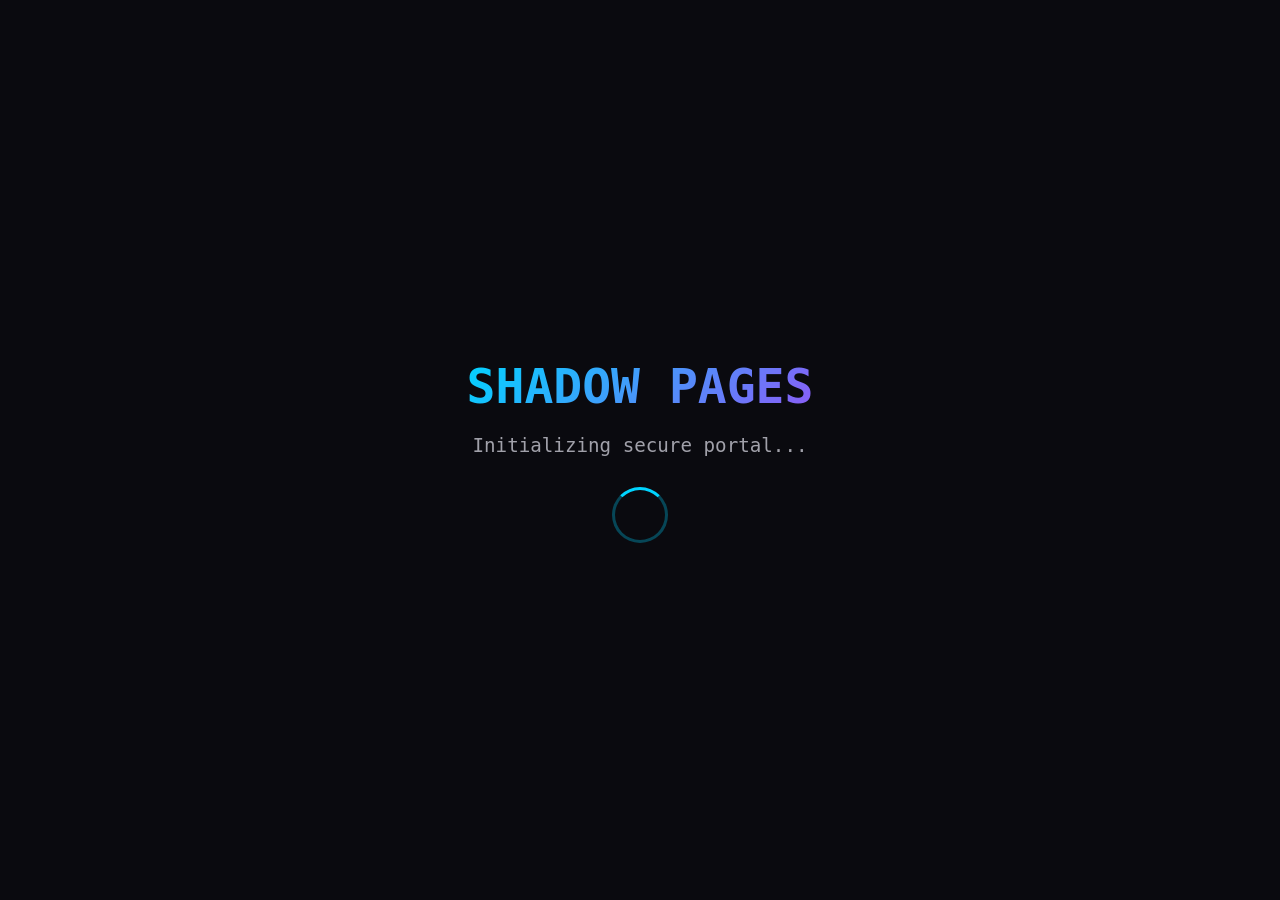
<file: start.html>
<!DOCTYPE html>
<html lang="en">

<head>
    <meta charset="UTF-8">
    <meta name="viewport" content="width=device-width, initial-scale=1.0">
    <title>Shadow Pages - ITYUKTA 2K26</title>
    <style>
        body {
            margin: 0;
            padding: 0;
            background: #0a0a0f;
            color: #ffffff;
            font-family: 'Orbitron', monospace;
            display: flex;
            align-items: center;
            justify-content: center;
            height: 100vh;
            overflow: hidden;
        }

        .loading-container {
            text-align: center;
        }

        .loading-title {
            font-size: 3rem;
            font-weight: 900;
            background: linear-gradient(135deg, #00d4ff, #8b5cf6);
            -webkit-background-clip: text;
            -webkit-text-fill-color: transparent;
            background-clip: text;
            margin-bottom: 20px;
            animation: glow 2s ease-in-out infinite alternate;
        }

        .loading-text {
            font-size: 1.2rem;
            color: #a1a1aa;
            margin-bottom: 30px;
        }

        .loading-spinner {
            width: 50px;
            height: 50px;
            border: 3px solid rgba(0, 212, 255, 0.3);
            border-top: 3px solid #00d4ff;
            border-radius: 50%;
            animation: spin 1s linear infinite;
            margin: 0 auto;
        }

        @keyframes glow {
            0% {
                filter: brightness(1);
            }

            100% {
                filter: brightness(1.3);
            }
        }

        @keyframes spin {
            0% {
                transform: rotate(0deg);
            }

            100% {
                transform: rotate(360deg);
            }
        }
    </style>
</head>

<body>
    <div class="loading-container">
        <div class="loading-title">SHADOW PAGES</div>
        <div class="loading-text">Initializing secure portal...</div>
        <div class="loading-spinner"></div>
    </div>

    <script>
        // Always redirect to login page first
        document.addEventListener('DOMContentLoaded', function () {
            console.log('Redirecting to login page...');

            // Small delay for loading effect
            setTimeout(() => {
                window.location.href = 'login2.html';
            }, 1500);
        });
    </script>
</body>

</html>
</file>
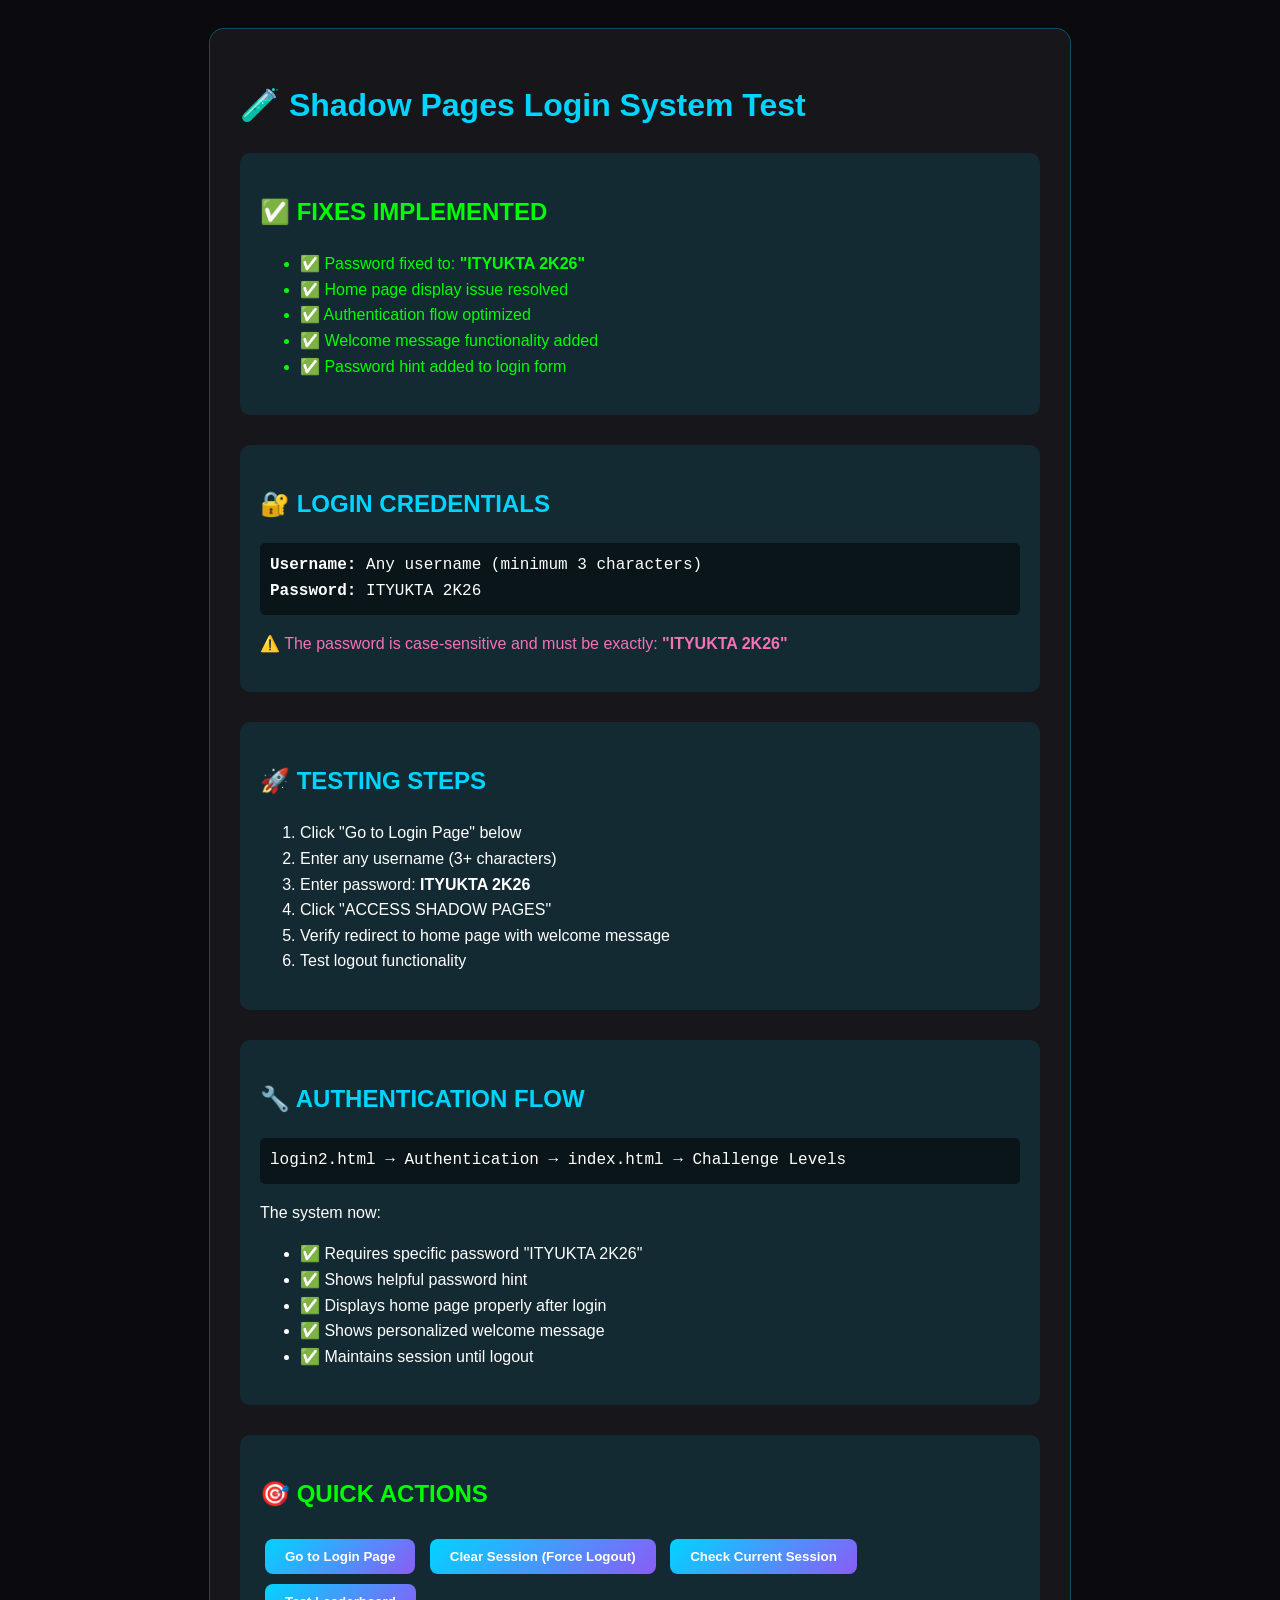
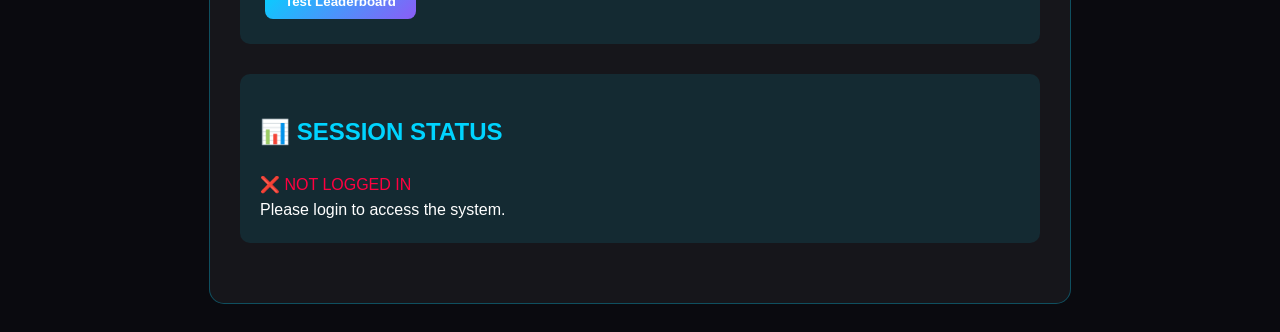
<file: test-login.html>
<!DOCTYPE html>
<html lang="en">
<head>
    <meta charset="UTF-8">
    <meta name="viewport" content="width=device-width, initial-scale=1.0">
    <title>Login Test - Shadow Pages</title>
    <style>
        body {
            font-family: 'Arial', sans-serif;
            background: #0a0a0f;
            color: #ffffff;
            padding: 20px;
            line-height: 1.6;
        }
        .test-container {
            max-width: 800px;
            margin: 0 auto;
            background: rgba(255, 255, 255, 0.05);
            padding: 30px;
            border-radius: 15px;
            border: 1px solid rgba(0, 212, 255, 0.3);
        }
        .test-section {
            margin-bottom: 30px;
            padding: 20px;
            background: rgba(0, 212, 255, 0.1);
            border-radius: 10px;
        }
        .success { color: #00ff00; }
        .error { color: #ff0040; }
        .info { color: #00d4ff; }
        .warning { color: #f472b6; }
        button {
            background: linear-gradient(135deg, #00d4ff, #8b5cf6);
            border: none;
            padding: 10px 20px;
            border-radius: 8px;
            color: white;
            cursor: pointer;
            margin: 5px;
            font-weight: bold;
        }
        button:hover {
            transform: translateY(-2px);
            box-shadow: 0 5px 15px rgba(0, 212, 255, 0.3);
        }
        .code {
            background: rgba(0, 0, 0, 0.5);
            padding: 10px;
            border-radius: 5px;
            font-family: 'Courier New', monospace;
            margin: 10px 0;
        }
    </style>
</head>
<body>
    <div class="test-container">
        <h1 class="info">🧪 Shadow Pages Login System Test</h1>
        
        <div class="test-section">
            <h2 class="success">✅ FIXES IMPLEMENTED</h2>
            <ul>
                <li class="success">✅ Password fixed to: <strong>"ITYUKTA 2K26"</strong></li>
                <li class="success">✅ Home page display issue resolved</li>
                <li class="success">✅ Authentication flow optimized</li>
                <li class="success">✅ Welcome message functionality added</li>
                <li class="success">✅ Password hint added to login form</li>
            </ul>
        </div>

        <div class="test-section">
            <h2 class="info">🔐 LOGIN CREDENTIALS</h2>
            <div class="code">
                <strong>Username:</strong> Any username (minimum 3 characters)<br>
                <strong>Password:</strong> ITYUKTA 2K26
            </div>
            <p class="warning">⚠️ The password is case-sensitive and must be exactly: <strong>"ITYUKTA 2K26"</strong></p>
        </div>

        <div class="test-section">
            <h2 class="info">🚀 TESTING STEPS</h2>
            <ol>
                <li>Click "Go to Login Page" below</li>
                <li>Enter any username (3+ characters)</li>
                <li>Enter password: <strong>ITYUKTA 2K26</strong></li>
                <li>Click "ACCESS SHADOW PAGES"</li>
                <li>Verify redirect to home page with welcome message</li>
                <li>Test logout functionality</li>
            </ol>
        </div>

        <div class="test-section">
            <h2 class="info">🔧 AUTHENTICATION FLOW</h2>
            <div class="code">
                login2.html → Authentication → index.html → Challenge Levels
            </div>
            <p>The system now:</p>
            <ul>
                <li>✅ Requires specific password "ITYUKTA 2K26"</li>
                <li>✅ Shows helpful password hint</li>
                <li>✅ Displays home page properly after login</li>
                <li>✅ Shows personalized welcome message</li>
                <li>✅ Maintains session until logout</li>
            </ul>
        </div>

        <div class="test-section">
            <h2 class="success">🎯 QUICK ACTIONS</h2>
            <button onclick="window.location.href='login2.html'">Go to Login Page</button>
            <button onclick="clearSession()">Clear Session (Force Logout)</button>
            <button onclick="checkSession()">Check Current Session</button>
            <button onclick="testLeaderboard()">Test Leaderboard</button>
        </div>

        <div class="test-section" id="sessionInfo">
            <h2 class="info">📊 SESSION STATUS</h2>
            <div id="sessionDetails">Click "Check Current Session" to see details</div>
        </div>
    </div>

    <script>
        function clearSession() {
            localStorage.removeItem('isLoggedIn');
            localStorage.removeItem('participantName');
            localStorage.removeItem('loginTime');
            localStorage.removeItem('challengeStartTime');
            localStorage.removeItem('leaderboardData');
            localStorage.removeItem('shadowPagesLeaderboard');
            
            document.getElementById('sessionDetails').innerHTML = '<span class="success">✅ Session cleared! You can now test fresh login.</span>';
            
            setTimeout(() => {
                window.location.href = 'login2.html';
            }, 2000);
        }

        function checkSession() {
            const isLoggedIn = localStorage.getItem('isLoggedIn');
            const participantName = localStorage.getItem('participantName');
            const loginTime = localStorage.getItem('loginTime');
            
            let status = '';
            if (isLoggedIn === 'true' && participantName) {
                const loginDate = new Date(parseInt(loginTime));
                status = `
                    <span class="success">✅ LOGGED IN</span><br>
                    <strong>Username:</strong> ${participantName}<br>
                    <strong>Login Time:</strong> ${loginDate.toLocaleString()}<br>
                    <strong>Status:</strong> Authenticated
                `;
            } else {
                status = '<span class="error">❌ NOT LOGGED IN</span><br>Please login to access the system.';
            }
            
            document.getElementById('sessionDetails').innerHTML = status;
        }

        function testLeaderboard() {
            if (typeof testLeaderboardUpdate === 'function') {
                testLeaderboardUpdate();
                document.getElementById('sessionDetails').innerHTML = '<span class="info">🧪 Leaderboard test executed! Check console for details.</span>';
            } else {
                document.getElementById('sessionDetails').innerHTML = '<span class="warning">⚠️ Leaderboard test function not available. Please run from main page.</span>';
            }
        }

        // Auto-check session on page load
        document.addEventListener('DOMContentLoaded', function() {
            checkSession();
        });
    </script>
</body>
</html>
</file>
<file: styles.css>
/* Reset and Base Styles */
* {
    margin: 0;
    padding: 0;
    box-sizing: border-box;
}

:root {
    --primary-bg: #0a0a0f;
    --secondary-bg: #1a1a2e;
    --accent-bg: #16213e;
    --glass-bg: rgba(255, 255, 255, 0.05);
    --glass-border: rgba(255, 255, 255, 0.1);
    --neon-blue: #00d4ff;
    --neon-purple: #8b5cf6;
    --neon-pink: #f472b6;
    --text-primary: #ffffff;
    --text-secondary: #a1a1aa;
    --text-muted: #71717a;
    --glitch-red: #ff0040;
    --glitch-cyan: #00ffff;
    --gradient-primary: linear-gradient(135deg, var(--neon-blue), var(--neon-purple));
    --gradient-secondary: linear-gradient(135deg, var(--neon-purple), var(--neon-pink));
}

body {
    font-family: 'Inter', sans-serif;
    background: var(--primary-bg);
    color: var(--text-primary);
    overflow-x: hidden;
    line-height: 1.6;
}

.container {
    max-width: 1200px;
    margin: 0 auto;
    padding: 0 20px;
}

/* Animated Background */
.animated-bg {
    position: fixed;
    top: 0;
    left: 0;
    width: 100%;
    height: 100%;
    z-index: -2;
    overflow: hidden;
}

/* Matrix Rain Canvas */
#matrix-canvas {
    position: absolute;
    top: 0;
    left: 0;
    width: 100%;
    height: 100%;
    z-index: -1;
    opacity: 0.15;
}

/* Background Music Toggle */
.music-toggle {
    position: fixed;
    top: 100px;
    right: 20px;
    z-index: 1001;
    background: var(--glass-bg);
    backdrop-filter: blur(20px);
    border: 1px solid var(--glass-border);
    border-radius: 50px;
    padding: 15px 20px;
    cursor: pointer;
    transition: all 0.3s ease;
    display: flex;
    align-items: center;
    gap: 10px;
    font-family: 'Fira Code', monospace;
    font-size: 0.9rem;
    color: var(--text-secondary);
}

.music-toggle:hover {
    transform: translateY(-2px);
    border-color: var(--neon-blue);
    box-shadow: 0 10px 30px rgba(0, 212, 255, 0.2);
}

.music-toggle.active {
    border-color: var(--neon-blue);
    color: var(--neon-blue);
}

.music-toggle.active .music-icon {
    animation: musicPulse 1s ease-in-out infinite;
}

@keyframes musicPulse {
    0%, 100% { transform: scale(1); }
    50% { transform: scale(1.2); }
}

/* Page Transition */
.page-transition {
    position: fixed;
    top: 0;
    left: 0;
    width: 100%;
    height: 100%;
    background: linear-gradient(135deg, var(--primary-bg), var(--secondary-bg));
    z-index: 10001;
    display: flex;
    align-items: center;
    justify-content: center;
    opacity: 0;
    visibility: hidden;
    transition: all 0.5s ease;
}

.page-transition.active {
    opacity: 1;
    visibility: visible;
}

.transition-content {
    text-align: center;
}

.transition-logo {
    font-family: 'Orbitron', monospace;
    font-size: 3rem;
    font-weight: 900;
    background: var(--gradient-primary);
    -webkit-background-clip: text;
    -webkit-text-fill-color: transparent;
    background-clip: text;
    margin-bottom: 30px;
    animation: glitchAnimation 2s infinite;
}

.transition-loader {
    width: 60px;
    height: 60px;
    border: 3px solid rgba(0, 212, 255, 0.3);
    border-top: 3px solid var(--neon-blue);
    border-radius: 50%;
    animation: spin 1s linear infinite;
    margin: 0 auto;
}

@keyframes spin {
    0% { transform: rotate(0deg); }
    100% { transform: rotate(360deg); }
}

/* Leaderboard Section */
.leaderboard-section {
    background: linear-gradient(135deg, rgba(139, 92, 246, 0.05) 0%, transparent 100%);
}

.leaderboard-container {
    max-width: 1000px;
    margin: 0 auto;
}

.leaderboard-card {
    padding: 0;
    overflow: hidden;
}

.leaderboard-header {
    display: grid;
    grid-template-columns: 80px 1fr 100px 120px 120px;
    gap: 20px;
    padding: 20px 30px;
    background: rgba(0, 212, 255, 0.1);
    border-bottom: 1px solid var(--glass-border);
    font-family: 'Orbitron', monospace;
    font-weight: 700;
    font-size: 0.9rem;
    color: var(--neon-blue);
    text-transform: uppercase;
    letter-spacing: 1px;
}

.leaderboard-body {
    max-height: 400px;
    overflow-y: auto;
}

.leaderboard-entry {
    display: grid;
    grid-template-columns: 80px 1fr 100px 120px 120px;
    gap: 20px;
    padding: 20px 30px;
    border-bottom: 1px solid rgba(255, 255, 255, 0.05);
    transition: all 0.3s ease;
    animation: slideInLeft 0.5s ease-out;
}

.leaderboard-entry:hover {
    background: rgba(0, 212, 255, 0.05);
    transform: translateX(5px);
}

.leaderboard-entry.new-entry {
    /* Animation removed for static display */
    background: rgba(0, 255, 0, 0.1);
    border: 1px solid var(--success-color);
}

.leaderboard-entry.completed-participant {
    background: rgba(0, 255, 0, 0.05);
    border-left: 3px solid var(--success-color);
}

.leaderboard-entry.champion-participant {
    background: rgba(255, 215, 0, 0.1);
    border-left: 3px solid #ffd700;
    box-shadow: 0 0 20px rgba(255, 215, 0, 0.3);
}

.leaderboard-entry.failed-participant {
    background: rgba(255, 0, 64, 0.05);
    border-left: 3px solid #ff0040;
}

.leaderboard-entry .attempts {
    font-size: 0.8rem;
    color: var(--text-muted);
    margin-left: 5px;
}

@keyframes pulse {
    0%, 100% { opacity: 1; }
    50% { opacity: 0.7; }
}

.leaderboard-entry .rank.first {
    color: #ffd700;
    font-weight: bold;
    text-shadow: 0 0 10px #ffd700;
}

.leaderboard-entry .rank.second {
    color: #c0c0c0;
    font-weight: bold;
    text-shadow: 0 0 10px #c0c0c0;
}

.leaderboard-entry .rank.third {
    color: #cd7f32;
    font-weight: bold;
    text-shadow: 0 0 10px #cd7f32;
}

@keyframes newEntryGlow {
    0% {
        box-shadow: 0 0 0 rgba(0, 255, 0, 0.5);
        transform: scale(1);
    }
    50% {
        box-shadow: 0 0 30px rgba(0, 255, 0, 0.8);
        transform: scale(1.02);
    }
    100% {
        box-shadow: 0 0 0 rgba(0, 255, 0, 0.5);
        transform: scale(1);
    }
}

@keyframes slideInLeft {
    from {
        opacity: 0;
        transform: translateX(-50px);
    }
    to {
        opacity: 1;
        transform: translateX(0);
    }
}

.rank {
    font-family: 'Orbitron', monospace;
    font-weight: 700;
    font-size: 1.2rem;
    color: var(--neon-blue);
    display: flex;
    align-items: center;
}

.rank.first { color: #ffd700; }
.rank.second { color: #c0c0c0; }
.rank.third { color: #cd7f32; }

.participant-name {
    font-weight: 600;
    color: var(--text-primary);
    display: flex;
    align-items: center;
}

.level-progress {
    display: flex;
    align-items: center;
    font-family: 'Fira Code', monospace;
    color: var(--text-secondary);
}

.completion-time {
    font-family: 'Fira Code', monospace;
    color: var(--text-secondary);
    display: flex;
    align-items: center;
}

.participant-status {
    display: flex;
    align-items: center;
    font-size: 0.9rem;
    font-weight: 500;
}

.status-active { color: #00ff00; }
.status-completed { color: var(--neon-blue); }
.status-stuck { color: #ff6b6b; }

/* Particle Explosion Canvas */
.particle-explosion {
    position: fixed;
    top: 0;
    left: 0;
    width: 100%;
    height: 100%;
    pointer-events: none;
    z-index: 1000;
}

/* Level Completion Effects */
.level-completed {
    animation: levelCompleteGlow 2s ease-out;
}

@keyframes levelCompleteGlow {
    0% {
        box-shadow: 0 0 0 rgba(0, 212, 255, 0.8);
        transform: scale(1);
    }
    50% {
        box-shadow: 0 0 50px rgba(0, 212, 255, 0.8);
        transform: scale(1.05);
    }
    100% {
        box-shadow: 0 0 0 rgba(0, 212, 255, 0);
        transform: scale(1);
    }
}

.bg-grid {
    position: absolute;
    top: 0;
    left: 0;
    width: 100%;
    height: 100%;
    background-image: 
        linear-gradient(rgba(0, 212, 255, 0.1) 1px, transparent 1px),
        linear-gradient(90deg, rgba(0, 212, 255, 0.1) 1px, transparent 1px);
    background-size: 50px 50px;
    animation: gridMove 20s linear infinite;
}

.bg-glow {
    position: absolute;
    top: 50%;
    left: 50%;
    width: 800px;
    height: 800px;
    background: radial-gradient(circle, rgba(139, 92, 246, 0.1) 0%, transparent 70%);
    transform: translate(-50%, -50%);
    animation: pulse 4s ease-in-out infinite;
}

@keyframes gridMove {
    0% { transform: translate(0, 0); }
    100% { transform: translate(50px, 50px); }
}

@keyframes pulse {
    0%, 100% { opacity: 0.3; transform: translate(-50%, -50%) scale(1); }
    50% { opacity: 0.6; transform: translate(-50%, -50%) scale(1.1); }
}

/* Navigation */
.navbar {
    position: fixed;
    top: 0;
    left: 0;
    right: 0;
    z-index: 1000;
    padding: 20px 0;
    backdrop-filter: blur(20px);
    background: rgba(10, 10, 15, 0.8);
    border-bottom: 1px solid var(--glass-border);
    transition: all 0.3s ease;
}

.nav-container {
    max-width: 1200px;
    margin: 0 auto;
    padding: 0 20px;
    display: flex;
    justify-content: space-between;
    align-items: center;
}

.logo-text {
    font-family: 'Orbitron', monospace;
    font-size: 1.5rem;
    font-weight: 700;
    background: var(--gradient-primary);
    -webkit-background-clip: text;
    -webkit-text-fill-color: transparent;
    background-clip: text;
}

.nav-menu {
    display: flex;
    gap: 30px;
}

.nav-link {
    color: var(--text-secondary);
    text-decoration: none;
    font-weight: 500;
    transition: all 0.3s ease;
    position: relative;
}

.nav-link::after {
    content: '';
    position: absolute;
    bottom: -5px;
    left: 0;
    width: 0;
    height: 2px;
    background: var(--gradient-primary);
    transition: width 0.3s ease;
}

.nav-link:hover {
    color: var(--text-primary);
}

.nav-link:hover::after {
    width: 100%;
}

.logout-btn {
    background: none;
    border: 1px solid var(--glass-border);
    border-radius: 20px;
    padding: 8px 16px;
    cursor: pointer;
    transition: all 0.3s ease;
    font-family: 'Inter', sans-serif;
    font-size: 0.9rem;
    margin-left: 10px;
}

.logout-btn:hover {
    border-color: var(--neon-pink);
    color: var(--neon-pink);
    background: rgba(244, 114, 182, 0.1);
    box-shadow: 0 0 15px rgba(244, 114, 182, 0.3);
}

/* Glass Card Effect */
.glass-card {
    background: var(--glass-bg);
    backdrop-filter: blur(20px);
    border: 1px solid var(--glass-border);
    border-radius: 20px;
    padding: 30px;
    position: relative;
    overflow: hidden;
    transition: all 0.3s ease;
}

.glass-card::before {
    content: '';
    position: absolute;
    top: 0;
    left: 0;
    right: 0;
    height: 1px;
    background: linear-gradient(90deg, transparent, rgba(255, 255, 255, 0.4), transparent);
}

.glass-card:hover {
    transform: translateY(-5px);
    border-color: rgba(0, 212, 255, 0.3);
    box-shadow: 
        0 20px 40px rgba(0, 212, 255, 0.1),
        0 0 80px rgba(139, 92, 246, 0.1);
}

/* Hero Section */
.hero-section {
    height: 100vh;
    display: flex;
    align-items: center;
    justify-content: center;
    text-align: center;
    position: relative;
    background: radial-gradient(ellipse at center, rgba(139, 92, 246, 0.1) 0%, transparent 70%);
    padding-top: 80px;
}

.hero-content {
    z-index: 2;
    max-width: 800px;
    padding: 40px 20px;
}

.glitch-text {
    font-family: 'Orbitron', monospace;
    font-size: clamp(3rem, 8vw, 6rem);
    font-weight: 900;
    text-transform: uppercase;
    position: relative;
    background: var(--gradient-primary);
    -webkit-background-clip: text;
    -webkit-text-fill-color: transparent;
    background-clip: text;
    margin-bottom: 20px;
    animation: glitchAnimation 3s infinite;
}

@keyframes glitchAnimation {
    0%, 100% { transform: translate(0); }
    10% { transform: translate(-2px, -2px); }
    20% { transform: translate(2px, 2px); }
    30% { transform: translate(-2px, 2px); }
    40% { transform: translate(2px, -2px); }
    50% { transform: translate(-2px, -2px); }
    60% { transform: translate(2px, 2px); }
    70% { transform: translate(-2px, 2px); }
    80% { transform: translate(2px, -2px); }
    90% { transform: translate(-2px, -2px); }
}

.glitch-text::before,
.glitch-text::after {
    content: attr(data-text);
    position: absolute;
    top: 0;
    left: 0;
    width: 100%;
    height: 100%;
    background: var(--glitch-red);
    -webkit-background-clip: text;
    -webkit-text-fill-color: transparent;
    background-clip: text;
}

.glitch-text::before {
    animation: glitch1 0.5s infinite;
    z-index: -1;
}

.glitch-text::after {
    background: var(--glitch-cyan);
    -webkit-background-clip: text;
    -webkit-text-fill-color: transparent;
    background-clip: text;
    animation: glitch2 0.5s infinite;
    z-index: -2;
}

@keyframes glitch1 {
    0%, 100% { transform: translate(0); }
    20% { transform: translate(-2px, 2px); }
    40% { transform: translate(-2px, -2px); }
    60% { transform: translate(2px, 2px); }
    80% { transform: translate(2px, -2px); }
}

@keyframes glitch2 {
    0%, 100% { transform: translate(0); }
    20% { transform: translate(2px, -2px); }
    40% { transform: translate(2px, 2px); }
    60% { transform: translate(-2px, -2px); }
    80% { transform: translate(-2px, 2px); }
}

.hero-subtitle {
    font-size: 1.5rem;
    color: var(--neon-blue);
    margin-bottom: 10px;
    font-weight: 600;
}

/* Event Tagline with Effects */
.event-tagline {
    position: relative;
    margin-bottom: 30px;
    display: flex;
    justify-content: center;
    align-items: center;
}

/* Welcome Message Styles */
.welcome-message {
    margin-bottom: 20px;
    padding: 15px 25px;
    background: rgba(0, 212, 255, 0.1);
    border: 1px solid rgba(0, 212, 255, 0.3);
    border-radius: 25px;
    backdrop-filter: blur(10px);
    animation: welcomeFadeIn 1s ease-out;
}

.welcome-text {
    font-family: 'Fira Code', monospace;
    font-size: 1rem;
    color: var(--neon-blue);
    text-align: center;
}

.participant-name-display {
    color: var(--neon-pink);
    font-weight: 600;
    text-shadow: 0 0 10px rgba(244, 114, 182, 0.5);
}

@keyframes welcomeFadeIn {
    0% {
        opacity: 0;
        transform: translateY(-20px) scale(0.9);
    }
    100% {
        opacity: 1;
        transform: translateY(0) scale(1);
    }
}

.tagline-text {
    font-family: 'Orbitron', monospace;
    font-size: 1.1rem;
    font-weight: 400;
    color: var(--text-primary);
    text-transform: uppercase;
    letter-spacing: 2px;
    position: relative;
    z-index: 2;
    background: linear-gradient(45deg, var(--neon-purple), var(--neon-pink), var(--neon-blue));
    background-size: 200% 200%;
    -webkit-background-clip: text;
    -webkit-text-fill-color: transparent;
    background-clip: text;
    animation: gradientShift 3s ease-in-out infinite, textGlow 2s ease-in-out infinite alternate;
}

.tagline-glow {
    position: absolute;
    top: 50%;
    left: 50%;
    transform: translate(-50%, -50%);
    width: 120%;
    height: 200%;
    background: radial-gradient(ellipse, rgba(139, 92, 246, 0.3) 0%, transparent 70%);
    border-radius: 50%;
    animation: pulseGlow 4s ease-in-out infinite;
    z-index: 1;
}

@keyframes gradientShift {
    0%, 100% { background-position: 0% 50%; }
    50% { background-position: 100% 50%; }
}

@keyframes textGlow {
    0% { 
        filter: drop-shadow(0 0 5px rgba(139, 92, 246, 0.5));
        text-shadow: 0 0 10px rgba(139, 92, 246, 0.3);
    }
    100% { 
        filter: drop-shadow(0 0 15px rgba(244, 114, 182, 0.8));
        text-shadow: 0 0 20px rgba(244, 114, 182, 0.5);
    }
}

@keyframes pulseGlow {
    0%, 100% { 
        opacity: 0.3;
        transform: translate(-50%, -50%) scale(1);
    }
    50% { 
        opacity: 0.6;
        transform: translate(-50%, -50%) scale(1.1);
    }
}

.hero-description {
    font-size: 1.2rem;
    color: var(--text-secondary);
    margin-bottom: 40px;
}

/* Countdown Timer */
.countdown-wrapper {
    margin-bottom: 50px;
}

.countdown-title {
    font-size: 1rem;
    color: var(--text-secondary);
    margin-bottom: 20px;
    text-transform: uppercase;
    letter-spacing: 2px;
}

.countdown {
    display: flex;
    gap: 20px;
    justify-content: center;
    align-items: center;
    flex-wrap: wrap;
}

.time-unit {
    background: var(--glass-bg);
    backdrop-filter: blur(20px);
    border: 1px solid var(--glass-border);
    border-radius: 15px;
    padding: 20px;
    min-width: 80px;
    text-align: center;
    position: relative;
    overflow: hidden;
}

.time-unit::before {
    content: '';
    position: absolute;
    top: 0;
    left: 0;
    right: 0;
    height: 1px;
    background: linear-gradient(90deg, transparent, var(--neon-blue), transparent);
}

.time-value {
    display: block;
    font-size: 2.5rem;
    font-weight: 700;
    font-family: 'Fira Code', monospace;
    background: var(--gradient-primary);
    -webkit-background-clip: text;
    -webkit-text-fill-color: transparent;
    background-clip: text;
    line-height: 1;
}

.time-label {
    font-size: 0.8rem;
    color: var(--text-muted);
    text-transform: uppercase;
    letter-spacing: 1px;
    margin-top: 5px;
}

.time-separator {
    font-size: 2rem;
    color: var(--neon-blue);
    font-weight: 700;
    animation: blink 1s infinite;
}

@keyframes blink {
    0%, 50% { opacity: 1; }
    51%, 100% { opacity: 0.3; }
}

/* Typing Animation */
.typing-container {
    display: flex;
    align-items: center;
    justify-content: center;
    margin-bottom: 40px;
    min-height: 60px;
}

.typing-text {
    font-size: 1.2rem;
    color: var(--text-secondary);
    margin: 0;
    margin-right: 5px;
}

.cursor {
    font-size: 1.2rem;
    color: var(--neon-blue);
    animation: blink 1s infinite;
    font-weight: 100;
}

@keyframes blink {
    0%, 50% { opacity: 1; }
    51%, 100% { opacity: 0; }
}

/* CTA Button with Enhanced Hover Effects */
.cta-button {
    background: var(--glass-bg);
    backdrop-filter: blur(20px);
    border: 2px solid transparent;
    border-radius: 50px;
    padding: 18px 40px;
    font-size: 1.1rem;
    font-weight: 600;
    color: var(--text-primary);
    cursor: pointer;
    position: relative;
    overflow: hidden;
    transition: all 0.4s cubic-bezier(0.175, 0.885, 0.32, 1.275);
    text-transform: uppercase;
    letter-spacing: 1px;
    box-shadow: 0 8px 32px rgba(0, 212, 255, 0.1);
}

.cta-button::before {
    content: '';
    position: absolute;
    top: 0;
    left: 0;
    right: 0;
    bottom: 0;
    background: var(--gradient-primary);
    z-index: -1;
    transition: all 0.4s ease;
    border-radius: 50px;
    transform: scale(0.9);
    opacity: 0.8;
}

.button-glow {
    position: absolute;
    top: -10px;
    left: -10px;
    right: -10px;
    bottom: -10px;
    background: var(--gradient-primary);
    border-radius: 60px;
    filter: blur(25px);
    opacity: 0;
    transition: all 0.4s ease;
    z-index: -2;
    animation: buttonPulse 3s ease-in-out infinite;
}

@keyframes buttonPulse {
    0%, 100% { transform: scale(1); opacity: 0; }
    50% { transform: scale(1.1); opacity: 0.3; }
}

.cta-button:hover {
    transform: translateY(-5px) scale(1.05);
    border-color: var(--neon-blue);
    box-shadow: 
        0 20px 60px rgba(0, 212, 255, 0.4),
        0 0 100px rgba(139, 92, 246, 0.3);
}

.cta-button:hover::before {
    transform: scale(1);
    opacity: 1;
}

.cta-button:hover .button-glow {
    opacity: 0.8;
    transform: scale(1.2);
}

.cta-button:active {
    transform: translateY(-2px) scale(1.02);
}

/* Floating Elements */
.floating-elements {
    position: absolute;
    top: 0;
    left: 0;
    width: 100%;
    height: 100%;
    pointer-events: none;
}

.floating-element {
    position: absolute;
    width: 4px;
    height: 4px;
    background: var(--neon-blue);
    border-radius: 50%;
    animation: float var(--duration, 6s) ease-in-out infinite;
    animation-delay: var(--delay, 0s);
    box-shadow: 0 0 20px var(--neon-blue);
}

.floating-element:nth-child(1) { top: 20%; left: 10%; }
.floating-element:nth-child(2) { top: 60%; right: 15%; }
.floating-element:nth-child(3) { bottom: 30%; left: 20%; }

@keyframes float {
    0%, 100% { transform: translateY(0px) rotate(0deg); }
    33% { transform: translateY(-20px) rotate(120deg); }
    66% { transform: translateY(20px) rotate(240deg); }
}

/* Section Styles */
section {
    padding: 100px 0;
    position: relative;
}

.section-header {
    text-align: center;
    margin-bottom: 80px;
}

.section-title {
    font-size: clamp(2.5rem, 5vw, 4rem);
    margin-bottom: 20px;
}

.section-line {
    width: 100px;
    height: 3px;
    background: var(--gradient-primary);
    margin: 0 auto;
    border-radius: 2px;
    position: relative;
}

.section-line::after {
    content: '';
    position: absolute;
    top: 50%;
    left: 50%;
    width: 10px;
    height: 10px;
    background: var(--neon-blue);
    border-radius: 50%;
    transform: translate(-50%, -50%);
    box-shadow: 0 0 20px var(--neon-blue);
}

/* About Section */
.about-section {
    background: linear-gradient(135deg, rgba(139, 92, 246, 0.05) 0%, transparent 100%);
}

.main-description {
    max-width: 800px;
    margin: 0 auto 60px;
    text-align: center;
}

.description {
    font-size: 1.2rem;
    color: var(--text-secondary);
    line-height: 1.8;
}

.stats-grid {
    display: grid;
    grid-template-columns: repeat(auto-fit, minmax(250px, 1fr));
    gap: 30px;
    margin-top: 60px;
}

.stat-item {
    text-align: center;
    transition: all 0.3s ease;
}

.stat-icon {
    font-size: 3rem;
    margin-bottom: 20px;
    display: block;
}

.stat-number {
    display: block;
    font-size: 3.5rem;
    font-weight: 900;
    font-family: 'Orbitron', monospace;
    background: var(--gradient-primary);
    -webkit-background-clip: text;
    -webkit-text-fill-color: transparent;
    background-clip: text;
    line-height: 1;
    margin-bottom: 10px;
}

.stat-label {
    font-size: 1rem;
    color: var(--text-muted);
    text-transform: uppercase;
    letter-spacing: 2px;
    font-weight: 600;
}

/* Interactive Timeline */
.timeline-section {
    background: var(--secondary-bg);
    position: relative;
    overflow: hidden;
}

.timeline-section::before {
    content: '';
    position: absolute;
    top: 0;
    left: 0;
    right: 0;
    bottom: 0;
    background: radial-gradient(ellipse at center, rgba(139, 92, 246, 0.1) 0%, transparent 70%);
    animation: backgroundPulse 8s ease-in-out infinite;
}

@keyframes backgroundPulse {
    0%, 100% { opacity: 0.3; }
    50% { opacity: 0.7; }
}

.interactive-timeline {
    position: relative;
    max-width: 900px;
    margin: 0 auto;
    z-index: 2;
}

.timeline-track {
    position: absolute;
    left: 50%;
    top: 0;
    bottom: 0;
    width: 4px;
    background: linear-gradient(180deg, var(--neon-blue), var(--neon-purple), var(--neon-pink));
    transform: translateX(-50%);
    border-radius: 2px;
    box-shadow: 0 0 30px rgba(0, 212, 255, 0.6);
    animation: trackGlow 3s ease-in-out infinite alternate;
}

@keyframes trackGlow {
    0% { box-shadow: 0 0 30px rgba(0, 212, 255, 0.6); }
    100% { box-shadow: 0 0 50px rgba(139, 92, 246, 0.8); }
}

.timeline-item {
    display: flex;
    align-items: center;
    margin-bottom: 80px;
    position: relative;
    opacity: 0;
    transform: translateY(50px);
    transition: all 0.8s cubic-bezier(0.25, 0.46, 0.45, 0.94);
    animation: timelineItemReveal 1s ease-out forwards;
}

.timeline-item:nth-child(2) { animation-delay: 0.2s; }
.timeline-item:nth-child(3) { animation-delay: 0.4s; }
.timeline-item:nth-child(4) { animation-delay: 0.6s; }
.timeline-item:nth-child(5) { animation-delay: 0.8s; }
.timeline-item:nth-child(6) { animation-delay: 1.0s; }

@keyframes timelineItemReveal {
    0% {
        opacity: 0;
        transform: translateY(50px) scale(0.9);
    }
    100% {
        opacity: 0.7;
        transform: translateY(0) scale(1);
    }
}

.timeline-item.active {
    opacity: 1;
    transform: scale(1.05);
    animation: activeItemHighlight 2s ease-in-out infinite;
}

@keyframes activeItemHighlight {
    0%, 100% { 
        transform: scale(1.05);
        filter: brightness(1.2);
    }
    50% { 
        transform: scale(1.08);
        filter: brightness(1.4);
    }
}

.timeline-item:hover {
    opacity: 1;
    transform: translateY(-10px) scale(1.02);
    cursor: pointer;
}

.timeline-item:nth-child(even) {
    flex-direction: row-reverse;
}

.timeline-marker {
    position: absolute;
    left: 50%;
    transform: translateX(-50%);
    width: 70px;
    height: 70px;
    background: var(--glass-bg);
    backdrop-filter: blur(20px);
    border: 3px solid var(--neon-blue);
    border-radius: 50%;
    display: flex;
    align-items: center;
    justify-content: center;
    z-index: 3;
    transition: all 0.4s cubic-bezier(0.68, -0.55, 0.265, 1.55);
    animation: markerFloat 4s ease-in-out infinite;
}

@keyframes markerFloat {
    0%, 100% { transform: translateX(-50%) translateY(0px); }
    50% { transform: translateX(-50%) translateY(-5px); }
}

.timeline-item.active .timeline-marker {
    border-color: var(--neon-pink);
    background: rgba(244, 114, 182, 0.2);
    transform: translateX(-50%) scale(1.2);
    box-shadow: 0 0 40px rgba(244, 114, 182, 0.8);
}

.timeline-item:hover .timeline-marker {
    transform: translateX(-50%) scale(1.15);
    border-color: var(--neon-purple);
    box-shadow: 0 0 30px rgba(139, 92, 246, 0.6);
}

.marker-number {
    font-family: 'Orbitron', monospace;
    font-weight: 700;
    color: var(--neon-blue);
    font-size: 1.3rem;
    transition: all 0.3s ease;
}

.timeline-item.active .marker-number {
    color: var(--neon-pink);
    text-shadow: 0 0 10px rgba(244, 114, 182, 0.8);
}

.timeline-item:hover .marker-number {
    color: var(--neon-purple);
    transform: scale(1.1);
}

.marker-glow {
    position: absolute;
    top: 50%;
    left: 50%;
    width: 100px;
    height: 100px;
    background: radial-gradient(circle, rgba(0, 212, 255, 0.4) 0%, transparent 70%);
    transform: translate(-50%, -50%);
    border-radius: 50%;
    animation: markerPulse 3s ease-in-out infinite;
}

.timeline-item.active .marker-glow {
    background: radial-gradient(circle, rgba(244, 114, 182, 0.6) 0%, transparent 70%);
    animation: activeMarkerPulse 2s ease-in-out infinite;
}

@keyframes markerPulse {
    0%, 100% { 
        transform: translate(-50%, -50%) scale(1); 
        opacity: 0.4; 
    }
    50% { 
        transform: translate(-50%, -50%) scale(1.3); 
        opacity: 0.8; 
    }
}

@keyframes activeMarkerPulse {
    0%, 100% { 
        transform: translate(-50%, -50%) scale(1.2); 
        opacity: 0.6; 
    }
    50% { 
        transform: translate(-50%, -50%) scale(1.5); 
        opacity: 1; 
    }
}

.timeline-content {
    width: 45%;
    margin: 0 5%;
    text-align: center;
    transition: all 0.4s ease;
    position: relative;
}

.timeline-item:hover .timeline-content {
    transform: translateY(-5px);
}

.timeline-content::before {
    content: '';
    position: absolute;
    top: -10px;
    left: -10px;
    right: -10px;
    bottom: -10px;
    background: linear-gradient(45deg, transparent, rgba(139, 92, 246, 0.1), transparent);
    border-radius: 20px;
    opacity: 0;
    transition: opacity 0.3s ease;
    z-index: -1;
}

.timeline-item.active .timeline-content::before {
    opacity: 1;
    animation: contentGlow 2s ease-in-out infinite;
}

@keyframes contentGlow {
    0%, 100% { opacity: 0.3; }
    50% { opacity: 0.7; }
}

.timeline-content .level-icon {
    font-size: 3.5rem;
    margin-bottom: 20px;
    display: block;
    transition: all 0.3s ease;
    animation: iconBounce 3s ease-in-out infinite;
}

@keyframes iconBounce {
    0%, 100% { transform: translateY(0px); }
    50% { transform: translateY(-8px); }
}

.timeline-item.active .level-icon {
    transform: scale(1.2);
    filter: drop-shadow(0 0 15px rgba(244, 114, 182, 0.8));
}

.timeline-item:hover .level-icon {
    transform: scale(1.15) rotate(5deg);
}

.timeline-content h3 {
    font-size: 1.6rem;
    margin-bottom: 15px;
    color: var(--text-primary);
    font-weight: 700;
    transition: all 0.3s ease;
    background: linear-gradient(45deg, var(--text-primary), var(--neon-blue));
    -webkit-background-clip: text;
    -webkit-text-fill-color: transparent;
    background-clip: text;
}

.timeline-item.active .timeline-content h3 {
    background: linear-gradient(45deg, var(--neon-pink), var(--neon-purple));
    -webkit-background-clip: text;
    -webkit-text-fill-color: transparent;
    background-clip: text;
    text-shadow: 0 0 20px rgba(244, 114, 182, 0.5);
}

.timeline-content p {
    color: var(--text-secondary);
    margin-bottom: 20px;
    transition: color 0.3s ease;
}

.timeline-item.active .timeline-content p {
    color: var(--text-primary);
}

.level-progress {
    width: 100%;
    height: 6px;
    background: rgba(255, 255, 255, 0.1);
    border-radius: 3px;
    overflow: hidden;
    position: relative;
}

.level-progress::before {
    content: '';
    position: absolute;
    top: 0;
    left: -100%;
    width: 100%;
    height: 100%;
    background: linear-gradient(90deg, transparent, rgba(255, 255, 255, 0.4), transparent);
    animation: progressShimmer 2s ease-in-out infinite;
}

@keyframes progressShimmer {
    0% { left: -100%; }
    100% { left: 100%; }
}

.progress-bar {
    height: 100%;
    background: var(--gradient-primary);
    width: 0%;
    border-radius: 3px;
    transition: width 1.5s cubic-bezier(0.25, 0.46, 0.45, 0.94);
    position: relative;
    overflow: hidden;
}

.progress-bar::after {
    content: '';
    position: absolute;
    top: 0;
    left: 0;
    right: 0;
    bottom: 0;
    background: linear-gradient(90deg, transparent, rgba(255, 255, 255, 0.3), transparent);
    animation: progressGlow 1.5s ease-in-out infinite;
}

@keyframes progressGlow {
    0%, 100% { transform: translateX(-100%); }
    50% { transform: translateX(100%); }
}

.timeline-item.active .progress-bar {
    width: 100%;
    background: linear-gradient(90deg, var(--neon-pink), var(--neon-purple), var(--neon-blue));
    box-shadow: 0 0 15px rgba(244, 114, 182, 0.6);
}

/* Rules Section */
.rules-section {
    background: linear-gradient(135deg, rgba(244, 114, 182, 0.05) 0%, transparent 100%);
}

.rules-grid {
    display: grid;
    grid-template-columns: repeat(auto-fit, minmax(350px, 1fr));
    gap: 40px;
    margin-top: 60px;
}

.rule-item {
    text-align: center;
    position: relative;
}

.rule-icon {
    font-size: 4rem;
    margin-bottom: 30px;
    display: block;
}

.rule-item h3 {
    font-size: 1.5rem;
    margin-bottom: 20px;
    color: var(--text-primary);
    font-weight: 700;
}

.rule-item p {
    color: var(--text-secondary);
    line-height: 1.6;
}

.rule-accent {
    position: absolute;
    bottom: 0;
    left: 50%;
    width: 50px;
    height: 3px;
    background: var(--gradient-secondary);
    transform: translateX(-50%);
    border-radius: 2px;
}

/* Level Cards Section */
.levels-section {
    background: var(--secondary-bg);
}

.levels-grid {
    display: grid;
    grid-template-columns: repeat(auto-fit, minmax(300px, 1fr));
    gap: 30px;
    margin-top: 60px;
}

.level-card {
    text-align: center;
    position: relative;
    cursor: pointer;
    transition: all 0.3s ease;
}

.card-glow {
    position: absolute;
    top: 0;
    left: 0;
    right: 0;
    bottom: 0;
    background: var(--gradient-primary);
    border-radius: 20px;
    filter: blur(20px);
    opacity: 0;
    transition: opacity 0.3s ease;
    z-index: -1;
}

.level-card:hover .card-glow {
    opacity: 0.3;
}

.level-number {
    font-family: 'Orbitron', monospace;
    font-size: 1.5rem;
    font-weight: 700;
    color: var(--neon-blue);
    margin-bottom: 20px;
}

.level-card .level-icon {
    font-size: 4rem;
    margin-bottom: 20px;
    display: block;
    filter: grayscale(1);
    transition: filter 0.3s ease;
}

.level-card:hover .level-icon {
    filter: grayscale(0);
}

.level-card h3 {
    font-size: 1.3rem;
    margin-bottom: 15px;
    color: var(--text-primary);
    font-weight: 700;
}

.level-card p {
    color: var(--text-secondary);
    margin-bottom: 30px;
}

.card-footer {
    display: flex;
    justify-content: space-between;
    align-items: center;
    margin-top: auto;
}

.difficulty {
    font-size: 0.9rem;
    color: var(--text-muted);
    font-weight: 500;
}

.card-arrow {
    font-size: 1.5rem;
    color: var(--neon-blue);
    transition: transform 0.3s ease;
}

.level-card:hover .card-arrow {
    transform: translateX(5px);
}

/* Footer */
.footer {
    background: linear-gradient(135deg, var(--primary-bg) 0%, var(--secondary-bg) 100%);
    border-top: 1px solid var(--glass-border);
    padding: 60px 0 30px;
    position: relative;
}

.footer-content {
    display: grid;
    grid-template-columns: 1fr 1fr;
    gap: 60px;
    margin-bottom: 40px;
}

.footer-brand h3 {
    font-size: 2rem;
    margin-bottom: 15px;
}

.footer-brand p {
    color: var(--text-secondary);
    font-size: 1.1rem;
}

.footer-links {
    display: flex;
    gap: 60px;
}

.footer-section h4 {
    color: var(--text-primary);
    margin-bottom: 20px;
    font-size: 1.2rem;
    font-weight: 600;
}

.footer-section a {
    display: block;
    color: var(--text-secondary);
    text-decoration: none;
    margin-bottom: 10px;
    transition: color 0.3s ease;
}

.footer-section a:hover {
    color: var(--neon-blue);
}

.footer-bottom {
    text-align: center;
    padding-top: 30px;
    border-top: 1px solid var(--glass-border);
    position: relative;
}

.footer-bottom p {
    color: var(--text-muted);
}

.footer-glow {
    position: absolute;
    top: 0;
    left: 50%;
    width: 200px;
    height: 1px;
    background: var(--gradient-primary);
    transform: translateX(-50%);
    filter: blur(2px);
}

/* Responsive Design */
@media (max-width: 768px) {
    .nav-menu {
        display: none;
    }
    
    .countdown {
        gap: 10px;
    }
    
    .time-unit {
        padding: 15px;
        min-width: 60px;
    }
    
    .time-value {
        font-size: 2rem;
    }
    
    .timeline-track {
        left: 30px;
    }
    
    .timeline-item {
        flex-direction: row !important;
        padding-left: 80px;
    }
    
    .timeline-marker {
        left: 30px;
    }
    
    .timeline-content {
        width: 100%;
        margin: 0;
        text-align: left;
    }
    
    .levels-grid {
        grid-template-columns: 1fr;
    }
    
    .stats-grid {
        grid-template-columns: 1fr;
    }
    
    .rules-grid {
        grid-template-columns: 1fr;
    }
    
    .footer-content {
        grid-template-columns: 1fr;
        gap: 40px;
    }
    
    .footer-links {
        gap: 40px;
    }
}

/* Smooth Scrolling */
html {
    scroll-behavior: smooth;
}

/* Loading Animations */
@keyframes fadeInUp {
    from {
        opacity: 0;
        transform: translateY(30px);
    }
    to {
        opacity: 1;
        transform: translateY(0);
    }
}

.fade-in-up {
    animation: fadeInUp 0.8s ease-out;
}

/* Floating Particles */
.floating-particles {
    position: fixed;
    top: 0;
    left: 0;
    width: 100%;
    height: 100%;
    pointer-events: none;
    z-index: -1;
}

.particle {
    position: absolute;
    width: 3px;
    height: 3px;
    background: var(--neon-blue);
    border-radius: 50%;
    box-shadow: 0 0 10px var(--neon-blue);
    animation: particleFloat 15s linear infinite;
}

.particle:nth-child(1) {
    left: 10%;
    animation-delay: 0s;
    animation-duration: 12s;
}

.particle:nth-child(2) {
    left: 20%;
    animation-delay: 2s;
    animation-duration: 18s;
    background: var(--neon-purple);
    box-shadow: 0 0 10px var(--neon-purple);
}

.particle:nth-child(3) {
    left: 30%;
    animation-delay: 4s;
    animation-duration: 14s;
}

.particle:nth-child(4) {
    left: 40%;
    animation-delay: 6s;
    animation-duration: 16s;
    background: var(--neon-pink);
    box-shadow: 0 0 10px var(--neon-pink);
}

.particle:nth-child(5) {
    left: 60%;
    animation-delay: 8s;
    animation-duration: 20s;
}

.particle:nth-child(6) {
    left: 70%;
    animation-delay: 10s;
    animation-duration: 13s;
    background: var(--neon-purple);
    box-shadow: 0 0 10px var(--neon-purple);
}

.particle:nth-child(7) {
    left: 80%;
    animation-delay: 12s;
    animation-duration: 17s;
}

.particle:nth-child(8) {
    left: 90%;
    animation-delay: 14s;
    animation-duration: 19s;
    background: var(--neon-pink);
    box-shadow: 0 0 10px var(--neon-pink);
}

@keyframes particleFloat {
    0% {
        transform: translateY(100vh) rotate(0deg);
        opacity: 0;
    }
    10% {
        opacity: 1;
    }
    90% {
        opacity: 1;
    }
    100% {
        transform: translateY(-100px) rotate(360deg);
        opacity: 0;
    }
}

/* Level Unlock Animation */
.level-card.unlocked {
    animation: levelUnlock 0.8s ease-out;
}

@keyframes levelUnlock {
    0% {
        transform: scale(0.8) rotateY(-90deg);
        opacity: 0;
    }
    50% {
        transform: scale(1.1) rotateY(0deg);
        opacity: 0.8;
    }
    100% {
        transform: scale(1) rotateY(0deg);
        opacity: 1;
    }
}

.level-card.locked {
    opacity: 0.3;
    filter: grayscale(1);
    pointer-events: none;
}

.level-card.locked::after {
    content: '🔒';
    position: absolute;
    top: 50%;
    left: 50%;
    transform: translate(-50%, -50%);
    font-size: 3rem;
    z-index: 10;
}

/* Enhanced Scroll Reveal Animations */
.scroll-animate {
    opacity: 0;
    transform: translateY(50px);
    transition: all 0.8s cubic-bezier(0.25, 0.46, 0.45, 0.94);
}

.scroll-animate.animate {
    opacity: 1;
    transform: translateY(0);
}

.scroll-animate.slide-left {
    transform: translateX(-50px);
}

.scroll-animate.slide-left.animate {
    transform: translateX(0);
}

.scroll-animate.slide-right {
    transform: translateX(50px);
}

.scroll-animate.slide-right.animate {
    transform: translateX(0);
}

.scroll-animate.scale-up {
    transform: scale(0.8);
}

.scroll-animate.scale-up.animate {
    transform: scale(1);
}

.scroll-animate.rotate-in {
    transform: rotate(-10deg) scale(0.8);
}

.scroll-animate.rotate-in.animate {
    transform: rotate(0deg) scale(1);
}

/* Stagger Animation for Grid Items */
.stats-grid .stat-item:nth-child(1) { animation-delay: 0.1s; }
.stats-grid .stat-item:nth-child(2) { animation-delay: 0.2s; }
.stats-grid .stat-item:nth-child(3) { animation-delay: 0.3s; }

.levels-grid .level-card:nth-child(1) { animation-delay: 0.1s; }
.levels-grid .level-card:nth-child(2) { animation-delay: 0.2s; }
.levels-grid .level-card:nth-child(3) { animation-delay: 0.3s; }
.levels-grid .level-card:nth-child(4) { animation-delay: 0.4s; }
.levels-grid .level-card:nth-child(5) { animation-delay: 0.5s; }

.rules-grid .rule-item:nth-child(1) { animation-delay: 0.1s; }
.rules-grid .rule-item:nth-child(2) { animation-delay: 0.2s; }
.rules-grid .rule-item:nth-child(3) { animation-delay: 0.3s; }

/* Enhanced Timeline Animations */
.timeline-item.unlocking {
    animation: timelineUnlock 1s ease-out;
}

@keyframes timelineUnlock {
    0% {
        opacity: 0.6;
        transform: scale(0.9);
    }
    50% {
        opacity: 1;
        transform: scale(1.05);
    }
    100% {
        opacity: 1;
        transform: scale(1);
    }
}

.timeline-item.unlocking .marker-glow {
    animation: unlockGlow 1s ease-out;
}

@keyframes unlockGlow {
    0% {
        transform: translate(-50%, -50%) scale(1);
        opacity: 0.5;
    }
    50% {
        transform: translate(-50%, -50%) scale(2);
        opacity: 1;
    }
    100% {
        transform: translate(-50%, -50%) scale(1.2);
        opacity: 0.8;
    }
}
/* Le
aderboard Section */
.leaderboard-section {
    padding: 100px 0;
    background: linear-gradient(135deg, rgba(0, 212, 255, 0.05) 0%, rgba(139, 92, 246, 0.05) 100%);
    position: relative;
}

.leaderboard-container {
    position: relative;
}

.leaderboard-card {
    background: var(--glass-bg);
    backdrop-filter: blur(20px);
    border: 2px solid var(--glass-border);
    border-radius: 20px;
    padding: 30px;
    box-shadow: 0 25px 50px rgba(0, 212, 255, 0.1);
    transition: all 0.3s ease;
}

.leaderboard-card:hover {
    border-color: rgba(0, 212, 255, 0.3);
    box-shadow: 0 35px 70px rgba(0, 212, 255, 0.2);
}

.leaderboard-header {
    display: grid;
    grid-template-columns: 80px 1fr 120px 120px 120px;
    gap: 20px;
    padding: 20px;
    background: rgba(0, 212, 255, 0.1);
    border-radius: 15px;
    margin-bottom: 20px;
    font-weight: 700;
    font-size: 1rem;
    color: var(--neon-blue);
    text-transform: uppercase;
    letter-spacing: 1px;
}

.leaderboard-body {
    max-height: 500px;
    overflow-y: auto;
    scrollbar-width: thin;
    scrollbar-color: var(--neon-blue) transparent;
}

.leaderboard-body::-webkit-scrollbar {
    width: 8px;
}

.leaderboard-body::-webkit-scrollbar-track {
    background: transparent;
}

.leaderboard-body::-webkit-scrollbar-thumb {
    background: var(--neon-blue);
    border-radius: 4px;
}

.leaderboard-entry {
    display: grid;
    grid-template-columns: 80px 1fr 120px 120px 120px;
    gap: 20px;
    padding: 15px 20px;
    margin-bottom: 10px;
    background: var(--glass-bg);
    border: 1px solid var(--glass-border);
    border-radius: 12px;
    transition: all 0.3s ease;
    animation: slideInUp 0.5s ease-out;
    position: relative;
    overflow: hidden;
}

@keyframes slideInUp {
    from {
        opacity: 0;
        transform: translateY(30px);
    }
    to {
        opacity: 1;
        transform: translateY(0);
    }
}

.leaderboard-entry::before {
    content: '';
    position: absolute;
    top: 0;
    left: -100%;
    width: 100%;
    height: 100%;
    background: linear-gradient(90deg, transparent, rgba(0, 212, 255, 0.1), transparent);
    transition: left 0.5s ease;
}

.leaderboard-entry:hover {
    border-color: var(--neon-blue);
    box-shadow: 0 8px 25px rgba(0, 212, 255, 0.2);
    transform: translateY(-2px);
}

.leaderboard-entry:hover::before {
    left: 100%;
}

.rank {
    font-weight: 700;
    font-size: 1.2rem;
    display: flex;
    align-items: center;
    justify-content: center;
    font-family: 'Orbitron', monospace;
}

.rank.first {
    color: #ffd700;
    text-shadow: 0 0 10px #ffd700;
}

.rank.second {
    color: #c0c0c0;
    text-shadow: 0 0 10px #c0c0c0;
}

.rank.third {
    color: #cd7f32;
    text-shadow: 0 0 10px #cd7f32;
}

.participant-name {
    font-weight: 600;
    display: flex;
    align-items: center;
    color: var(--text-primary);
    font-size: 1rem;
}

.level-progress {
    display: flex;
    align-items: center;
    justify-content: center;
    font-weight: 600;
    color: var(--neon-purple);
    font-family: 'Fira Code', monospace;
    font-size: 1rem;
}

.completion-time {
    display: flex;
    align-items: center;
    justify-content: center;
    font-family: 'Fira Code', monospace;
    color: var(--text-secondary);
    font-size: 0.95rem;
}

.participant-status {
    display: flex;
    align-items: center;
    justify-content: center;
    font-weight: 700;
    font-size: 0.9rem;
    text-transform: uppercase;
    letter-spacing: 1px;
}

.participant-status[style*="var(--success-color)"] {
    color: var(--success-color) !important;
    text-shadow: 0 0 8px var(--success-color);
}

.participant-status[style*="var(--neon-blue)"] {
    color: var(--neon-blue) !important;
    text-shadow: 0 0 8px var(--neon-blue);
}

.participant-status[style*="#ff0040"] {
    color: #ff0040 !important;
    text-shadow: 0 0 8px #ff0040;
}

.new-entry {
    animation: newEntryGlow 2s ease-in-out;
}

@keyframes newEntryGlow {
    0%, 100% { 
        box-shadow: 0 8px 25px rgba(0, 212, 255, 0.2);
        border-color: var(--glass-border);
    }
    50% { 
        box-shadow: 0 8px 35px rgba(0, 212, 255, 0.5);
        border-color: var(--neon-blue);
    }
}

.completed-participant {
    background: linear-gradient(135deg, rgba(0, 255, 0, 0.05), rgba(0, 212, 255, 0.05));
    border-color: rgba(0, 255, 0, 0.3);
}

.refresh-indicator {
    position: absolute;
    top: 10px;
    right: 10px;
    background: var(--glass-bg);
    border: 1px solid var(--glass-border);
    border-radius: 8px;
    padding: 8px 12px;
    font-size: 0.8rem;
    color: var(--text-secondary);
    backdrop-filter: blur(10px);
    transition: all 0.3s ease;
}

.refresh-indicator.updating {
    border-color: var(--neon-blue);
    color: var(--neon-blue);
    box-shadow: 0 0 15px rgba(0, 212, 255, 0.3);
}

.empty-leaderboard {
    text-align: center;
    padding: 60px 20px;
    color: var(--text-muted);
}

.empty-leaderboard-icon {
    font-size: 4rem;
    margin-bottom: 20px;
    opacity: 0.5;
}

.empty-leaderboard h3 {
    font-size: 1.5rem;
    margin-bottom: 10px;
    color: var(--text-secondary);
}

.empty-leaderboard p {
    font-size: 1rem;
    opacity: 0.8;
}

/* Responsive Design for Leaderboard */
@media (max-width: 768px) {
    .leaderboard-header,
    .leaderboard-entry {
        grid-template-columns: 60px 1fr 80px 80px 100px;
        gap: 10px;
        padding: 12px 15px;
        font-size: 0.85rem;
    }
    
    .leaderboard-card {
        padding: 20px;
    }
    
    .rank {
        font-size: 1rem;
    }
    
    .participant-name {
        font-size: 0.9rem;
    }
    
    .level-progress,
    .completion-time {
        font-size: 0.85rem;
    }
    
    .participant-status {
        font-size: 0.8rem;
    }
}

@media (max-width: 480px) {
    .leaderboard-header,
    .leaderboard-entry {
        grid-template-columns: 50px 1fr 70px 70px 80px;
        gap: 8px;
        padding: 10px 12px;
        font-size: 0.8rem;
    }
    
    .leaderboard-section {
        padding: 60px 0;
    }
}
</file>
